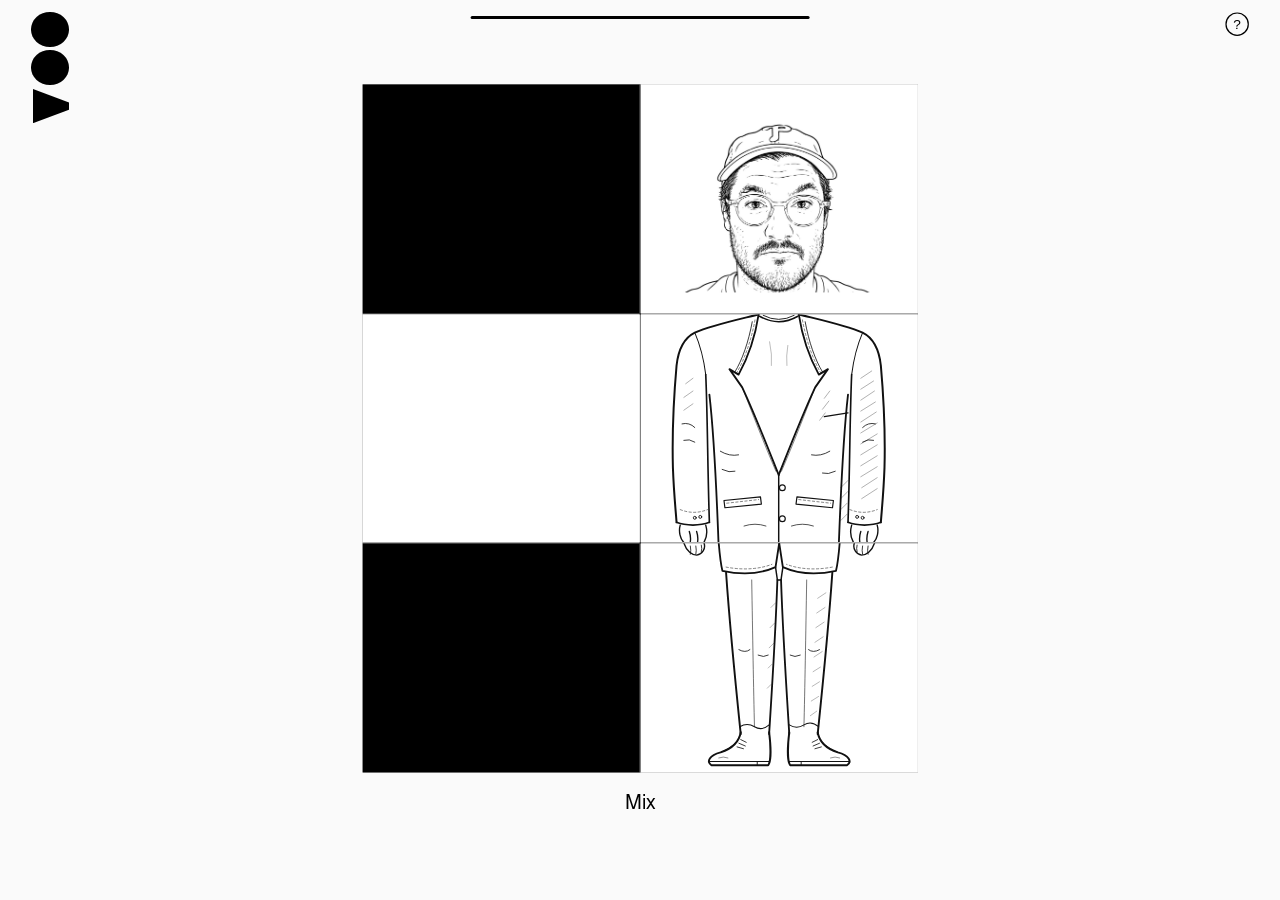
<file: about.html>
<!doctype html>
<html lang="en">
<head>
<meta charset="utf-8">
<meta http-equiv="refresh" content="0; url=index.html#about">
<title>About — Office Oficina</title>
<script>location.replace("index.html#about")</script>
</head>
<body><a href="index.html#about">Office Oficina — About</a></body>
</html>
</file>
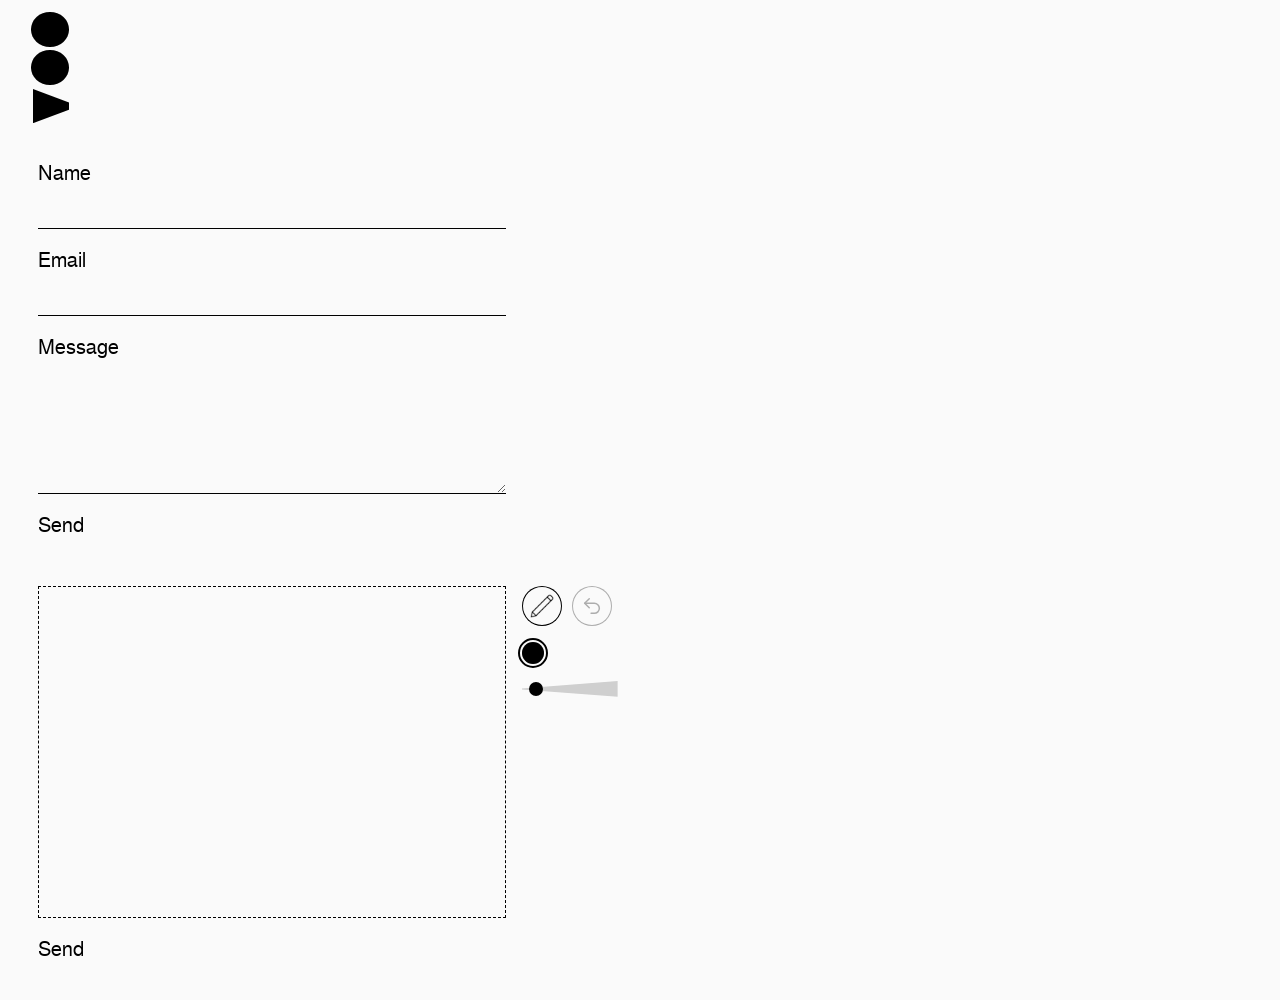
<file: contact.html>
<!doctype html>
<html lang="en">
<head>
<meta charset="utf-8">
<meta name="viewport" content="width=device-width, initial-scale=1">
<title>Contact — Office Oficina</title>
<link rel="stylesheet" href="style.css?v=58">
</head>
<body>
<div class="contact" style="padding-top:calc(var(--H)*.16)">
  <a class="logo logolink" href="index.html" aria-label="Office Oficina: back to the home page">
    <span class="m dot"></span><span class="m dot"></span>
    <span class="m tri"><svg viewBox="0 0 39 37" preserveAspectRatio="none" aria-hidden="true"><path d="M0 0L39 14.5V22.5L0 37Z"/></svg></span>
  </a>

  <!-- Messages and drawings are emailed to lucasjstrzelec@gmail.com through FormSubmit.
       To hide the address, replace it in the action below with the random code FormSubmit gives you after activation. -->
  <form id="mailForm" action="https://formsubmit.co/lucasjstrzelec@gmail.com" method="POST">
    <input type="hidden" name="_subject" value="New message from the Office Oficina website">
    <input type="hidden" name="_captcha" value="false">
    <input type="hidden" name="_template" value="box">
    <input type="text" name="_honey" value="" tabindex="-1" autocomplete="off" style="display:none">
    <div class="fields" id="fields">
      <label>Name <input name="name" required autocomplete="name"></label>
      <label>Email <input name="email" type="email" required autocomplete="email"></label>
      <label>Message <textarea name="message" required></textarea></label>
    </div>
    <div class="sendrow">
      <button type="submit" id="mailSend">Send</button>
      <span id="mailStatus" role="status"></span>
    </div>
  </form>

  <!-- drawing pad: same size as the message form, draw inside the dashed line -->
  <div class="padwrap">
    <div class="padtools" role="toolbar" aria-label="Drawing tools">
      <div class="padtop">
        <button class="padtool on" id="padTool" type="button" aria-pressed="true" aria-label="Pencil"><img src="pencil.png" alt=""></button>
        <button class="padundo" id="padUndo" type="button" aria-label="Go back (erase the last line)" title="Go back" disabled>
          <svg viewBox="0 0 24 24" fill="none" stroke="currentColor" stroke-width="1.6" stroke-linecap="round" stroke-linejoin="round" aria-hidden="true"><path d="M9 14L4 9l5-5"/><path d="M4 9h10.5a5.5 5.5 0 010 11H11"/></svg>
        </button>
      </div>
      <div class="padcolors" role="group" aria-label="Colours">
          <span class="wheelwrap"><button class="padsw wheelsw sel" type="button" data-c="#000000" style="--c:#000000" aria-label="Colour: open the colour wheel" aria-expanded="false"></button><span class="wheelpop" hidden><span class="wheelgrip" title="Drag to move"></span><span class="wheelarea"><canvas width="320" height="320" aria-label="Colour wheel: click or drag to pick a colour"></canvas><i class="wheelmark"></i></span><input class="wheelv" type="range" min="0" max="100" value="0" aria-label="Light to dark"></span></span>
      </div>
      <div class="padsize"><input id="padSize" type="range" min="1" max="24" value="3" aria-label="Thickness"></div>
    </div>
    <div class="pad" id="pad"><canvas id="padCanvas" aria-label="Drawing pad"></canvas></div>
  </div>
  <div class="padsend">
    <button type="button" id="padSend">Send</button>
    <span id="padStatus" role="status"></span>
  </div>
</div>

<script>
(function(){
  var mailForm=document.getElementById("mailForm"),ENDPOINT=mailForm.action;   // one address for the message and the drawings: the form's action
  var pad=document.getElementById("pad"),cv=document.getElementById("padCanvas"),ctx=cv.getContext("2d"),
      tool=document.getElementById("padTool"),fields=document.getElementById("fields"),
      send=document.getElementById("padSend"),status=document.getElementById("padStatus"),
      strokes=[],cur=null,on=true,color="#000000",size=3,                 // size = pencil thickness in px
      sizeEl=document.getElementById("padSize"),undo=document.getElementById("padUndo");

  function fit(){                                                        // pad = same size as the message form
    var h=fields.offsetHeight;if(h>60)pad.style.height=h+"px";
    var r=cv.getBoundingClientRect(),d=window.devicePixelRatio||1;
    cv.width=Math.max(1,Math.round(r.width*d));cv.height=Math.max(1,Math.round(r.height*d));redraw();
  }
  function strokePath(g,pts,w,h,lw){
    g.lineWidth=lw;g.lineCap="round";g.lineJoin="round";g.beginPath();
    var p=function(i){return[pts[i][0]*w,pts[i][1]*h]},a=p(0),i;
    if(pts.length===1){g.moveTo(a[0],a[1]);g.lineTo(a[0]+.01,a[1])}
    else{
      g.moveTo(a[0],a[1]);
      for(i=1;i<pts.length-1;i++){var b=p(i),c=p(i+1);g.quadraticCurveTo(b[0],b[1],(b[0]+c[0])/2,(b[1]+c[1])/2)}
      var e=p(pts.length-1);g.lineTo(e[0],e[1]);
    }
    g.stroke();
  }
  function redraw(){
    ctx.clearRect(0,0,cv.width,cv.height);
    var d=window.devicePixelRatio||1;strokes.forEach(function(s){ctx.strokeStyle=s.c;strokePath(ctx,s.p,cv.width,cv.height,s.w*d)});
  }
  function norm(e){var r=cv.getBoundingClientRect();return[Math.min(1,Math.max(0,(e.clientX-r.left)/r.width)),Math.min(1,Math.max(0,(e.clientY-r.top)/r.height))]}
  cv.addEventListener("pointerdown",function(e){
    if(!on)return;e.preventDefault();cv.setPointerCapture(e.pointerId);cur={p:[norm(e)],c:color,w:size};status.textContent="";
  });
  cv.addEventListener("pointermove",function(e){
    if(!cur)return;cur.p.push(norm(e));redraw();ctx.strokeStyle=cur.c;
    var d=window.devicePixelRatio||1;strokePath(ctx,cur.p,cv.width,cv.height,cur.w*d);
  });
  function up(){if(!cur)return;strokes.push(cur);cur=null;redraw();syncUndo()}
  function syncUndo(){undo.disabled=!strokes.length}
  undo.addEventListener("click",function(){strokes.pop();redraw();syncUndo();status.textContent=""});      // go back: erase the last line
  cv.addEventListener("pointerup",up);cv.addEventListener("pointercancel",up);

  tool.addEventListener("click",function(){                              // pencil on / off
    setOn(!on);
  });
  function setOn(v){on=v;tool.classList.toggle("on",on);tool.setAttribute("aria-pressed",on?"true":"false");pad.classList.toggle("off",!on);dotCursor()}

  function dotCursor(){                                                  // the cursor is a dot: pencil size, pencil colour
    if(!on){pad.style.cursor="";return}
    var d=Math.max(2,size),S=Math.ceil(d)+6,h=Math.round(S/2);
    function make(k){
      var c=document.createElement("canvas");c.width=c.height=S*k;var g=c.getContext("2d");g.scale(k,k);
      g.beginPath();g.arc(S/2,S/2,d/2,0,Math.PI*2);g.fillStyle=color;g.fill();
      g.lineWidth=1;g.strokeStyle="rgba(0,0,0,.5)";g.stroke();return c.toDataURL("image/png");
    }
    var u1=make(1),u2=make(2);
    pad.style.cursor="url("+u1+") "+h+" "+h+", crosshair";
    pad.style.cursor="-webkit-image-set(url("+u1+") 1x, url("+u2+") 2x) "+h+" "+h+", crosshair";   // sharper on retina; ignored where unsupported
  }
  [].forEach.call(document.querySelectorAll(".padsw"),function(b){
    b.addEventListener("click",function(){
      color=b.getAttribute("data-c");
      [].forEach.call(document.querySelectorAll(".padsw"),function(o){o.classList.toggle("sel",o===b)});
      setOn(true);
    });
  });
  sizeEl.addEventListener("input",function(){size=+sizeEl.value;setOn(true)});
  /* ---- colour: one dot; click it for the colour wheel (any colour), the strip under the wheel goes from dark to light ---- */
  (function(){
    var sw=document.querySelector(".wheelsw");if(!sw)return;
    var pop=sw.parentNode.querySelector(".wheelpop"),wc=pop.querySelector("canvas"),mk=pop.querySelector(".wheelmark"),vs=pop.querySelector(".wheelv"),
        g=wc.getContext("2d"),drawn=false,down=false,H=0,S=0,V=0;          // starts black
    function hsv(h,s,v){var i=Math.floor(h*6),f=h*6-i,p=v*(1-s),q=v*(1-f*s),t=v*(1-(1-f)*s),r,gg,b;
      switch(i%6){case 0:r=v;gg=t;b=p;break;case 1:r=q;gg=v;b=p;break;case 2:r=p;gg=v;b=t;break;case 3:r=p;gg=q;b=v;break;case 4:r=t;gg=p;b=v;break;default:r=v;gg=p;b=q}
      return[Math.round(r*255),Math.round(gg*255),Math.round(b*255)]}
    function hex(c){return"#"+c.map(function(v){return("0"+v.toString(16)).slice(-2)}).join("")}
    function draw(){                                        // white in the middle, full colour at the edge
      var W=wc.width,R=W/2,img=g.createImageData(W,W),d=img.data;
      for(var y=0;y<W;y++)for(var x=0;x<W;x++){var dx=x-R+.5,dy=y-R+.5,r=Math.sqrt(dx*dx+dy*dy),k=(y*W+x)*4;
        if(r>R){d[k+3]=0;continue}
        var c=hsv(((Math.atan2(-dy,dx)/(2*Math.PI))+1)%1,Math.min(1,r/R),1);d[k]=c[0];d[k+1]=c[1];d[k+2]=c[2];d[k+3]=r>R-1?Math.round(255*(R-r)):255}
      g.putImageData(img,0,0);drawn=true;
    }
    function apply(){
      var c=hex(hsv(H,S,V));sw.setAttribute("data-c",c);sw.style.setProperty("--c",c);color=c;
      vs.style.setProperty("--full",hex(hsv(H,S,1)));setOn(true);
    }
    function pick(e){
      var b=wc.getBoundingClientRect(),R=b.width/2,dx=e.clientX-b.left-R,dy=e.clientY-b.top-R,r=Math.min(R,Math.sqrt(dx*dx+dy*dy)),a=Math.atan2(-dy,dx);
      H=(a/(2*Math.PI)+1)%1;S=r/R;if(V<.05){V=1;vs.value=100}
      mk.style.left=(R+Math.cos(a)*r)+"px";mk.style.top=(R-Math.sin(a)*r)+"px";apply();
    }
    function open(v){pop.hidden=!v;sw.setAttribute("aria-expanded",v?"true":"false");if(v&&!drawn)draw()}
    sw.addEventListener("click",function(e){e.stopPropagation();open(pop.hidden)});
    wc.addEventListener("pointerdown",function(e){e.preventDefault();down=true;wc.setPointerCapture(e.pointerId);pick(e)});
    wc.addEventListener("pointermove",function(e){if(down)pick(e)});
    wc.addEventListener("pointerup",function(){down=false});
    vs.addEventListener("input",function(){V=+vs.value/100;apply()});
    pop.addEventListener("click",function(e){e.stopPropagation()});
    document.addEventListener("click",function(){if(!pop.hidden)open(false)});
    addEventListener("keydown",function(e){if(e.key==="Escape"&&!pop.hidden)open(false)});
    vs.style.setProperty("--full","#ffffff");
    /* move the wheel out of the way: drag it by its edge (the little bar on top or the white border); it stays where you leave it */
    var mv=null;
    pop.addEventListener("pointerdown",function(e){
      if(e.target.closest("canvas,input"))return;
      e.preventDefault();e.stopPropagation();var r=pop.getBoundingClientRect();
      pop.style.position="fixed";pop.style.left=r.left+"px";pop.style.top=r.top+"px";pop.style.right="auto";
      mv={dx:e.clientX-r.left,dy:e.clientY-r.top};pop.setPointerCapture(e.pointerId);pop.classList.add("moving");
    });
    pop.addEventListener("pointermove",function(e){
      if(!mv)return;var w=pop.offsetWidth,h=pop.offsetHeight;
      pop.style.left=Math.max(4,Math.min(innerWidth-w-4,e.clientX-mv.dx))+"px";
      pop.style.top=Math.max(4,Math.min(innerHeight-h-4,e.clientY-mv.dy))+"px";
    });
    function mvEnd(){mv=null;pop.classList.remove("moving")}
    pop.addEventListener("pointerup",mvEnd);pop.addEventListener("pointercancel",mvEnd);
  })();


  function picture(cb){
    var W=1200,H=Math.round(W*cv.height/cv.width),c=document.createElement("canvas");c.width=W;c.height=H;
    var g=c.getContext("2d");g.fillStyle="#fff";g.fillRect(0,0,W,H);
    strokes.forEach(function(s){g.strokeStyle=s.c;strokePath(g,s.p,W,H,s.w*W/cv.getBoundingClientRect().width)});
    c.toBlob(cb,"image/png");
  }
  send.addEventListener("click",function(){
    if(!strokes.length){status.textContent="draw something first";return}
    send.disabled=true;status.textContent="sending…";
    picture(function(blob){
      var fd=new FormData();
      fd.append("attachment",blob,"drawing.png");
      fd.append("_subject","New drawing from the Office Oficina contact page");
      fd.append("_captcha","false");fd.append("_template","box");fd.append("_honey","");
      fd.append("message","Someone sent a drawing from the contact page. The picture is attached.");
      fetch(ENDPOINT,{method:"POST",body:fd,mode:"no-cors"}).then(function(){
        strokes=[];redraw();syncUndo();status.textContent="sent, thank you";
      }).catch(function(){status.textContent="couldn't send, please try again"}).then(function(){send.disabled=false});
    });
  });

  dotCursor();fit();addEventListener("resize",fit);
  if(window.ResizeObserver)new ResizeObserver(fit).observe(fields);
  if(document.fonts&&document.fonts.ready)document.fonts.ready.then(fit);

  /* ---- the message form: sends in the background, shows "sent" here ---- */
  var mailSend=document.getElementById("mailSend"),mailStatus=document.getElementById("mailStatus"),nativeSend=false;
  mailForm.addEventListener("submit",function(e){
    if(nativeSend)return;                                            // fallback: let the browser send it the normal way
    e.preventDefault();mailSend.disabled=true;mailStatus.textContent="sending…";
    fetch(mailForm.action.replace("formsubmit.co/","formsubmit.co/ajax/"),{method:"POST",body:new FormData(mailForm),headers:{Accept:"application/json"}})
      .then(function(r){return r.json()})
      .then(function(j){
        if(String(j.success)==="true"){mailForm.reset();mailStatus.textContent="sent, thank you"}
        else{nativeSend=true;mailForm.submit()}                      // e.g. first time: FormSubmit's own page explains the activation
      })
      .catch(function(){nativeSend=true;mailForm.submit()})
      .then(function(){mailSend.disabled=false});
  });
})();
</script>
<script>
/* the logo: drag any of the three shapes around; a click (without dragging) takes you home */
(function(){
  var link=document.querySelector(".logolink");if(!link)return;
  link.addEventListener("click",function(e){e.preventDefault()});
  [].forEach.call(link.querySelectorAll(".m"),function(m){
    var x=0,y=0,d=null;
    m.addEventListener("pointerdown",function(e){e.preventDefault();d={px:e.clientX,py:e.clientY,x:x,y:y,moved:false};m.setPointerCapture(e.pointerId);m.classList.add("dragging")});
    m.addEventListener("pointermove",function(e){
      if(!d)return;if(!d.moved){if(Math.hypot(e.clientX-d.px,e.clientY-d.py)<5)return;d.moved=true}
      var ox=x,oy=y;x=d.x+e.clientX-d.px;y=d.y+e.clientY-d.py;m.style.transform="translate("+x+"px,"+y+"px)";
      var r=m.getBoundingClientRect();if(r.right<12||r.left>innerWidth-12||r.bottom<12||r.top>innerHeight-12){x=ox;y=oy;m.style.transform="translate("+x+"px,"+y+"px)"}
    });
    function up(){var was=d;d=null;m.classList.remove("dragging");if(was&&!was.moved)location.href=link.getAttribute("href")}
    m.addEventListener("pointerup",up);m.addEventListener("pointercancel",function(){d=null;m.classList.remove("dragging")});
  });
  link.addEventListener("keydown",function(e){if(e.key==="Enter")location.href=link.getAttribute("href")});
})();
</script>
</body>
</html>
</file>
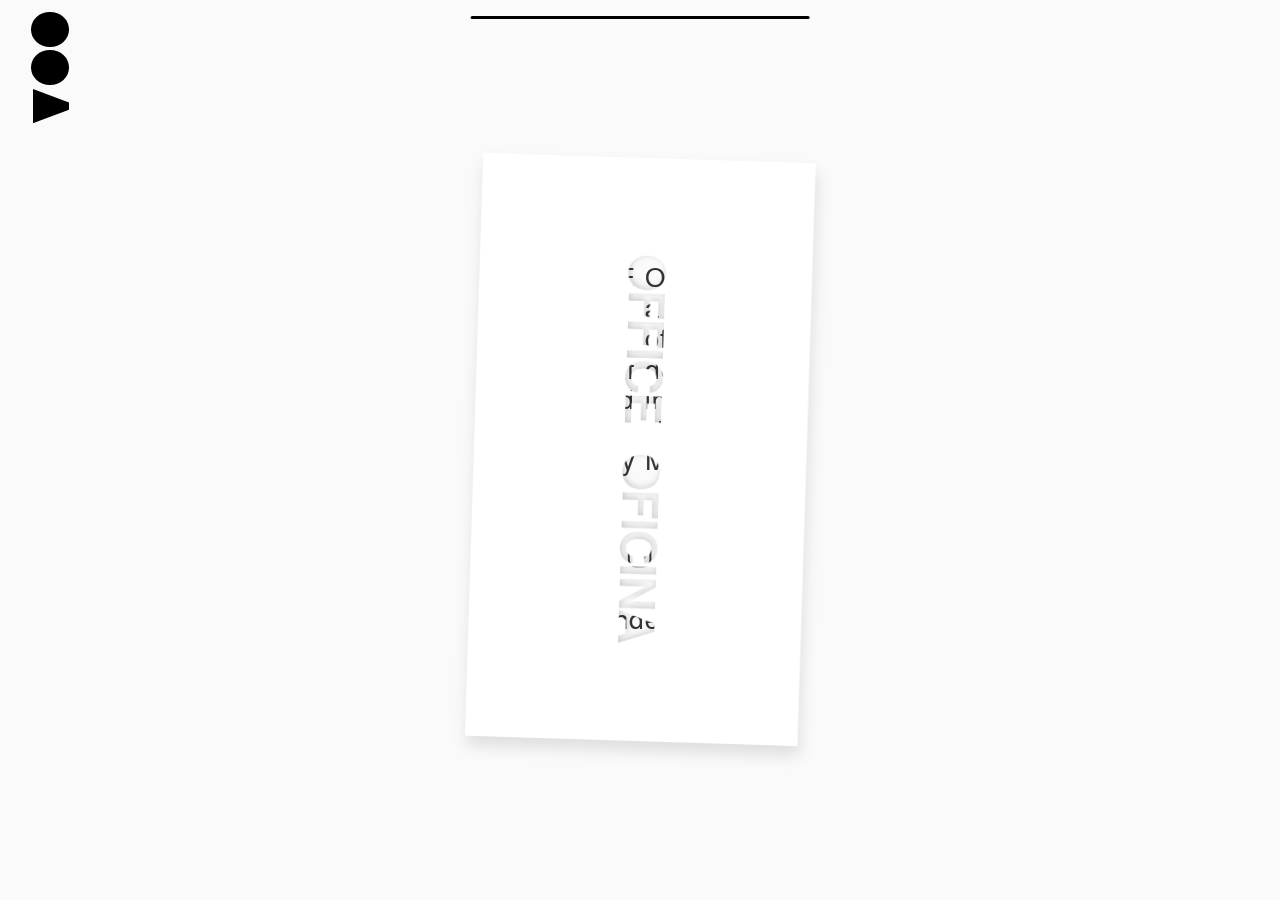
<file: index_2.html>
<!doctype html>
<html lang="en">
<head>
<meta charset="utf-8">
<meta name="viewport" content="width=device-width, initial-scale=1">
<title>Office Oficina</title>
<meta name="description" content="OFFICE COLLABORATIVE is a COLLABORATIVE OFFICE of architecture.">
<meta property="og:title" content="Office Oficina">
<meta property="og:description" content="OFFICE COLLABORATIVE is a COLLABORATIVE OFFICE of architecture.">
<meta property="og:type" content="website">
<meta property="og:url" content="https://officeoficina.com">
<link rel="stylesheet" href="style.css?v=51">
</head>
<body>
<main class="stage">
  <!-- the words live on the page; every word can be dragged. The card sits on top and covers them. -->
  <div class="scroller" id="scroller">
  <div class="under">
    <span class="w l"><span class="lt o" data-p="0">O<svg viewBox="0 0 784 1180" aria-hidden="true"><path d="M744 537Q744 699 648 806Q552 913 392 913Q234 913 137 807.5Q40 702 40 531Q40 360 137 254.5Q234 149 391 149Q551 149 647.5 255Q744 361 744 537Z"/></svg></span>FFICE</span><span class="w r"><span class="lt o" data-p="1">O<svg viewBox="0 0 784 1180" aria-hidden="true"><path d="M744 537Q744 699 648 806Q552 913 392 913Q234 913 137 807.5Q40 702 40 531Q40 360 137 254.5Q234 149 391 149Q551 149 647.5 255Q744 361 744 537Z"/></svg></span>FICIN<span class="lt a" data-p="2">A<svg viewBox="0 0 666 1180" aria-hidden="true"><path d="M-12.8 890L258.2 161L407.8 161L678.8 890Z"/></svg></span></span>
    <span class="w l">is</span><span class="w r">a</span>
    <span class="w l">collaborative</span><span class="w r">office</span>
    <span class="w l">of</span><span class="w r">design</span>
    <span class="w l">based</span><span class="w r">in</span>
    <span class="w l">Austin</span><span class="w r">USA</span>
    <span class="w l">Mexico City</span><span class="w r">Mexico</span>
    <span class="icrow">
      <a class="ic mailic" href="contact.html" role="button" aria-label="Write to us" aria-controls="mailbox" aria-expanded="false">
        <svg viewBox="0 0 26 20" fill="none" stroke="currentColor" stroke-width="1.2" stroke-linejoin="round"><rect x="1" y="1" width="24" height="18"/><path d="M1 1l12 10L25 1M1 19l9-9M25 19l-9-9"/></svg>
      </a>
      <a class="ic" href="https://www.instagram.com/officeoficina/" rel="noopener" aria-label="Instagram">
        <svg viewBox="0 0 24 24" fill="none" stroke="currentColor" stroke-width="1.8"><rect x="2" y="2" width="20" height="20" rx="6"/><circle cx="12" cy="12" r="4.6"/><circle cx="17.6" cy="6.4" r="1" fill="currentColor" stroke="none"/></svg>
      </a>
      <a class="ic nm qa" href="#about" role="button" aria-label="About us" aria-controls="about">
        <svg viewBox="0 0 24 24" fill="none"><circle cx="12" cy="12" r="11" stroke="currentColor" stroke-width="1.2"/><text x="12" y="16.6" text-anchor="middle" font-family="Arial, Helvetica, sans-serif" font-size="13.5" fill="currentColor">?</text></svg>
      </a>
    </span>
    <span class="w nm ix" tabindex="0" role="button" aria-label="Index" aria-controls="index" aria-expanded="false">index</span>
  </div>

  <!-- index: opened by "index". The icons go, the words stay until you scroll; then only the text scrolls up and away,
       the title line (text, building, furniture, text) locks at the top, and the projects scroll forever underneath.
       The projects themselves are listed in the script near the bottom of this file (look for BUILDINGS and FURNITURE). -->
  <section class="index" id="index" aria-label="Index">
    <div class="ixhead" aria-hidden="true"><span>Text</span><span>Building</span><span>Furniture</span><span>Text</span></div>
    <div class="ixcols" id="ixcols"><div class="ixc"></div><div class="ixc"></div><div class="ixc"></div><div class="ixc"></div></div>
  </section>
  </div>
  <div class="sbar" aria-hidden="true"></div>

  <!-- write to us: opened by the mail icon. The message takes the OFFICE side, the drawing pad the OFICINA side. -->
  <div class="mailbox" id="mailbox" aria-hidden="true">
    <div class="contact mailL">
    <!-- Messages and drawings are emailed to lucasjstrzelec@gmail.com through FormSubmit.
         To hide the address, replace it in the action below with the random code FormSubmit gives you after activation. -->
    <form id="mailForm" action="https://formsubmit.co/lucasjstrzelec@gmail.com" method="POST">
      <input type="hidden" name="_subject" value="New message from the Office Oficina website">
      <input type="hidden" name="_captcha" value="false">
      <input type="hidden" name="_template" value="box">
      <input type="text" name="_honey" value="" tabindex="-1" autocomplete="off" style="display:none">
      <div class="fields" id="fields">
        <label>Name <input name="name" required autocomplete="name"></label>
        <label>Email <input name="email" type="email" required autocomplete="email"></label>
        <label>Message <textarea name="message" required></textarea></label>
      </div>
      <div class="sendrow">
        <button type="submit" id="mailSend">Send</button>
        <span id="mailStatus" role="status"></span>
      </div>
    </form>
    </div>
    <div class="contact mailR">
    <!-- drawing pad: same size as the message form, draw inside the dashed line -->
    <div class="padwrap">
      <div class="padtools" role="toolbar" aria-label="Drawing tools">
        <div class="padtop">
          <button class="padtool on" id="padTool" type="button" aria-pressed="true" aria-label="Pencil"><img src="pencil.png" alt=""></button>
          <button class="padundo" id="padUndo" type="button" aria-label="Go back (erase the last line)" title="Go back" disabled>
            <svg viewBox="0 0 24 24" fill="none" stroke="currentColor" stroke-width="1.6" stroke-linecap="round" stroke-linejoin="round" aria-hidden="true"><path d="M9 14L4 9l5-5"/><path d="M4 9h10.5a5.5 5.5 0 010 11H11"/></svg>
          </button>
        </div>
        <div class="padcolors" role="group" aria-label="Colours">
          <span class="wheelwrap"><button class="padsw wheelsw sel" type="button" data-c="#000000" style="--c:#000000" aria-label="Colour: open the colour wheel" aria-expanded="false"></button><span class="wheelpop" hidden><span class="wheelgrip" title="Drag to move"></span><span class="wheelarea"><canvas width="320" height="320" aria-label="Colour wheel: click or drag to pick a colour"></canvas><i class="wheelmark"></i></span><input class="wheelv" type="range" min="0" max="100" value="0" aria-label="Light to dark"></span></span>
        </div>
        <div class="padsize"><input id="padSize" type="range" min="1" max="24" value="3" aria-label="Thickness"></div>
      </div>
      <div class="pad" id="pad"><canvas id="padCanvas" aria-label="Drawing pad"></canvas></div>
    </div>
    <div class="padsend">
      <button type="button" id="padSend">Send</button>
      <span id="padStatus" role="status"></span>
    </div>
    </div>
  </div>

  <!-- about: the flip book opens here, in place of the text; the card and the logo stay -->
  <div class="aboutbook" id="about" aria-hidden="true">
    <div class="spread" id="spread"></div>
    <div class="bookctl">
      <button type="button" id="mix">Mix</button>
      <button type="button" class="x" id="closeAbout" aria-label="Close">&times;</button>
    </div>
  </div>

  <!-- the slit, top centre: drop the card into it and it slips away; click it to get the card back -->
  <button class="slit" id="slit" type="button" aria-label="Card slot: drop the card here"></button>

  <div class="logo" aria-label="Office Oficina logo: click to go back to the start, or drag the shapes into the card">
    <span class="m dot"></span><span class="m dot"></span>
    <span class="m tri"><svg viewBox="0 0 39 37" preserveAspectRatio="none" aria-hidden="true"><path d="M0 0L39 14.5V22.5L0 37Z"/></svg></span>
  </div>

  <div class="card" id="card" tabindex="0" role="group" aria-label="Business card. Drag it, or use the arrow keys, to move it and reveal the text underneath. Fit the three logo shapes into its letters to unlock it.">
    <svg viewBox="0 0 525 920" xmlns="http://www.w3.org/2000/svg" aria-hidden="true">
      <defs>
        <!-- the cut-out letters (solid O, Helvetica-style bold) -->
        <g id="letters" transform="translate(265 460) rotate(90)">
          <path d="M-278.7 -29.37Q-266.38 -29.37 -258.81 -21.06Q-251.24 -12.75 -251.24 0.82Q-251.24 13.46 -258.69 21.84Q-266.14 30.23 -278.62 30.23Q-291.02 30.23 -298.51 21.88Q-306 13.53 -306 0.43Q-306 -12.68 -298.47 -21.02Q-290.95 -29.37 -278.7 -29.37Z M-234.48 3.94V28.43H-246.18V-28.43H-206.25V-18.68H-234.48V-5.81H-209.6V3.94Z M-189.49 3.94V28.43H-201.19V-28.43H-161.25V-18.68H-189.49V-5.81H-164.61V3.94Z M-144.49 -28.43V28.43H-156.19V-28.43Z M-100.82 -9.16Q-103.01 -19.38 -112.99 -19.38Q-119.93 -19.38 -123.83 -14.08Q-127.73 -8.78 -127.73 0.66Q-127.73 9.95 -123.95 15.17Q-120.17 20.4 -113.38 20.4Q-107.92 20.4 -104.64 17.43Q-101.37 14.47 -100.82 9.01H-89.43Q-89.98 18.76 -96.53 24.49Q-103.08 30.23 -113.69 30.23Q-125.55 30.23 -132.49 22.23Q-139.43 14.24 -139.43 0.51Q-139.43 -13.3 -132.41 -21.33Q-125.39 -29.37 -113.38 -29.37Q-103.32 -29.37 -96.88 -23.98Q-90.45 -18.6 -89.67 -9.16Z M-72.67 3.94V18.68H-41.86V28.43H-84.37V-28.43H-43.27V-18.68H-72.67V-5.81H-45.45V3.94Z"/>
          <path d="M35.44 -29.37Q47.76 -29.37 55.33 -21.06Q62.89 -12.75 62.89 0.82Q62.89 13.46 55.44 21.84Q47.99 30.23 35.51 30.23Q23.11 30.23 15.62 21.88Q8.14 13.53 8.14 0.43Q8.14 -12.68 15.66 -21.02Q23.19 -29.37 35.44 -29.37Z M79.65 3.94V28.43H67.95V-28.43H107.89V-18.68H79.65V-5.81H104.53V3.94Z M124.65 -28.43V28.43H112.95V-28.43Z M168.32 -9.16Q166.13 -19.38 156.15 -19.38Q149.21 -19.38 145.31 -14.08Q141.41 -8.78 141.41 0.66Q141.41 9.95 145.19 15.17Q148.97 20.4 155.76 20.4Q161.22 20.4 164.5 17.43Q167.77 14.47 168.32 9.01H179.71Q179.16 18.76 172.61 24.49Q166.06 30.23 155.45 30.23Q143.59 30.23 136.65 22.23Q129.71 14.24 129.71 0.51Q129.71 -13.3 136.73 -21.33Q143.75 -29.37 155.76 -29.37Q165.82 -29.37 172.26 -23.98Q178.69 -18.6 179.47 -9.16Z M196.47 -28.43V28.43H184.77V-28.43Z M239.2 28.43 216.35 -10.88V28.43H204.65V-28.43H216.66L239.2 10.26V-28.43H250.9V28.43Z M290.67 16.97H269.38L265.55 28.43H253.62L273.82 -28.43H286.77L306.43 28.43H294.41Z"/>
        </g>
        <mask id="cut"><rect width="525" height="920" fill="#fff"/><use href="#letters" fill="#000"/></mask>
        <mask id="cutWide" maskUnits="userSpaceOnUse" x="-120" y="-120" width="765" height="1160"><rect x="-120" y="-120" width="765" height="1160" fill="#fff"/><use href="#letters" fill="#000"/></mask>
        <mask id="holes"><rect width="525" height="920" fill="#000"/><use href="#letters" fill="#fff"/></mask>
        <filter id="lift" x="-30%" y="-30%" width="160%" height="160%"><feGaussianBlur stdDeviation="12"/></filter>
        <filter id="emboss" x="-20%" y="-20%" width="140%" height="140%"><feDropShadow dx="2" dy="-3" stdDeviation="5" flood-color="#000" flood-opacity=".2"/></filter>
      </defs>
      <!-- soft, faint shadow: the card looks lifted off the page (kept out of the letters) -->
      <g mask="url(#cutWide)"><rect id="shadowRect" width="525" height="920" fill="#000" fill-opacity=".11" filter="url(#lift)" transform="translate(3 15)"/></g>
      <!-- gentle inner shading of the letters -->
      <g mask="url(#holes)"><g filter="url(#emboss)"><rect width="525" height="920" fill="#fff" mask="url(#cut)"/></g></g>
      <!-- the card -->
      <rect width="525" height="920" fill="#fff" mask="url(#cut)"/>
    </svg>
    <svg class="plugs" viewBox="0 0 525 920" xmlns="http://www.w3.org/2000/svg" aria-hidden="true">
    <defs>
      <filter id="hsoftO" x="-20%" y="-20%" width="140%" height="140%"><feGaussianBlur stdDeviation="6"/></filter>
      <filter id="hsoftA" x="-20%" y="-20%" width="140%" height="140%"><feGaussianBlur stdDeviation="2.2"/></filter>
      <clipPath id="hc0"><path d="M-278.7 -29.37Q-266.38 -29.37 -258.81 -21.06Q-251.24 -12.75 -251.24 0.82Q-251.24 13.46 -258.69 21.84Q-266.14 30.23 -278.62 30.23Q-291.02 30.23 -298.51 21.88Q-306 13.53 -306 0.43Q-306 -12.68 -298.47 -21.02Q-290.95 -29.37 -278.7 -29.37Z"/></clipPath>
      <clipPath id="hc1"><path d="M35.44 -29.37Q47.76 -29.37 55.33 -21.06Q62.89 -12.75 62.89 0.82Q62.89 13.46 55.44 21.84Q47.99 30.23 35.51 30.23Q23.11 30.23 15.62 21.88Q8.14 13.53 8.14 0.43Q8.14 -12.68 15.66 -21.02Q23.19 -29.37 35.44 -29.37Z"/></clipPath>
      <clipPath id="hc2"><path d="M290.67 16.97H269.38L265.55 28.43H253.62L273.82 -28.43H286.77L306.43 28.43H294.41Z"/></clipPath>
    </defs>
      <g class="hlg" transform="translate(265 460) rotate(90)">
        <path class="hl" data-k="o" filter="url(#hsoftO)" clip-path="url(#hc0)" d="M-278.7 -29.37Q-266.38 -29.37 -258.81 -21.06Q-251.24 -12.75 -251.24 0.82Q-251.24 13.46 -258.69 21.84Q-266.14 30.23 -278.62 30.23Q-291.02 30.23 -298.51 21.88Q-306 13.53 -306 0.43Q-306 -12.68 -298.47 -21.02Q-290.95 -29.37 -278.7 -29.37Z"/>
        <path class="hl" data-k="o" filter="url(#hsoftO)" clip-path="url(#hc1)" d="M35.44 -29.37Q47.76 -29.37 55.33 -21.06Q62.89 -12.75 62.89 0.82Q62.89 13.46 55.44 21.84Q47.99 30.23 35.51 30.23Q23.11 30.23 15.62 21.88Q8.14 13.53 8.14 0.43Q8.14 -12.68 15.66 -21.02Q23.19 -29.37 35.44 -29.37Z"/>
        <path class="hl" data-k="a" filter="url(#hsoftA)" clip-path="url(#hc2)" d="M290.67 16.97H269.38L265.55 28.43H253.62L273.82 -28.43H286.77L306.43 28.43H294.41Z"/>
      </g>
      <g transform="translate(265 460) rotate(90)" fill="#000">
        <path class="plug" data-k="o" d="M-278.7 -29.37Q-266.38 -29.37 -258.81 -21.06Q-251.24 -12.75 -251.24 0.82Q-251.24 13.46 -258.69 21.84Q-266.14 30.23 -278.62 30.23Q-291.02 30.23 -298.51 21.88Q-306 13.53 -306 0.43Q-306 -12.68 -298.47 -21.02Q-290.95 -29.37 -278.7 -29.37Z"/>
        <path class="plug" data-k="o" d="M35.44 -29.37Q47.76 -29.37 55.33 -21.06Q62.89 -12.75 62.89 0.82Q62.89 13.46 55.44 21.84Q47.99 30.23 35.51 30.23Q23.11 30.23 15.62 21.88Q8.14 13.53 8.14 0.43Q8.14 -12.68 15.66 -21.02Q23.19 -29.37 35.44 -29.37Z"/>
        <path class="plug" data-k="a" d="M253.05 28.43L274.19 -28.43L285.86 -28.43L307 28.43Z"/>
      </g>
    </svg>
    <button class="rot" id="rot" type="button" aria-label="Rotate the card" tabindex="-1">
      <svg viewBox="0 0 24 24" fill="none" stroke="currentColor" stroke-width="1.8" stroke-linecap="round" stroke-linejoin="round" aria-hidden="true"><polyline points="23 4 23 10 17 10"/><path d="M20.49 15a9 9 0 1 1-2.12-9.36L23 10"/></svg>
    </button>
    <!-- once the card is unlocked: flip it over; on the back, the record -->
    <button class="flipb" id="flipF" type="button" aria-label="Flip the card over" tabindex="-1"><svg viewBox="0 0 24 24" fill="none" stroke="currentColor" stroke-width="1.8" stroke-linecap="round" stroke-linejoin="round" aria-hidden="true"><path d="M12 3v18"/><path d="M8 7L3 12l5 5z"/><path d="M16 7l5 5-5 5z"/></svg></button>
    <div class="cback" aria-hidden="true">
      <!-- the back of the card: the same cut-out letters seen from behind (mirrored), the logo shapes still in them -->
      <svg class="backsvg" viewBox="0 0 525 920" aria-hidden="true">
        <g transform="matrix(-1 0 0 1 525 0)">
          <rect width="525" height="920" fill="#fff" mask="url(#cut)"/>
          <g transform="translate(265 460) rotate(90)" fill="#000"><path d="M-278.7 -29.37Q-266.38 -29.37 -258.81 -21.06Q-251.24 -12.75 -251.24 0.82Q-251.24 13.46 -258.69 21.84Q-266.14 30.23 -278.62 30.23Q-291.02 30.23 -298.51 21.88Q-306 13.53 -306 0.43Q-306 -12.68 -298.47 -21.02Q-290.95 -29.37 -278.7 -29.37Z"/><path d="M35.44 -29.37Q47.76 -29.37 55.33 -21.06Q62.89 -12.75 62.89 0.82Q62.89 13.46 55.44 21.84Q47.99 30.23 35.51 30.23Q23.11 30.23 15.62 21.88Q8.14 13.53 8.14 0.43Q8.14 -12.68 15.66 -21.02Q23.19 -29.37 35.44 -29.37Z"/><path d="M253.05 28.43L274.19 -28.43L285.86 -28.43L307 28.43Z"/></g>
        </g>
      </svg>
      <a class="door" id="listen" href="work.html" tabindex="-1" aria-label="Enter"><span class="leaf"><i></i></span></a>
    </div>
  </div>
</main>
<script>
(function(){
  /* ---- the card ---- */
  var card=document.getElementById("card"),flip=0,x=0,y=0,tilt=1.8,rot=0,drag=null,sx=0,sy=0,sr=0,unlocked=false;
  function apply(){
    var lx=innerWidth/2,ly=innerHeight/2;
    x=Math.max(-lx,Math.min(lx,x)); y=Math.max(-ly,Math.min(ly,y));
    card.style.transform="perspective(1600px) translate("+(x+sx)+"px,"+(y+sy)+"px) rotate("+(tilt+rot+sr)+"deg) rotateY("+flip+"deg)";
    light();
  }
  apply();
  card.addEventListener("pointerdown",function(e){
    e.preventDefault(); card.focus({preventScroll:true});
    drag={px:e.clientX,py:e.clientY,x:x,y:y,moved:false};
    card.setPointerCapture(e.pointerId); card.classList.add("dragging");
  });
  card.addEventListener("pointermove",function(e){
    if(!drag) return;
    if(!drag.moved){ if(Math.hypot(e.clientX-drag.px,e.clientY-drag.py)<5) return; drag.moved=true; }   // a click never nudges the card
    x=drag.x+(e.clientX-drag.px); y=drag.y+(e.clientY-drag.py);
    apply();
  });
  function end(){ var was=drag; drag=null; card.classList.remove("dragging");
    if(was&&was.moved&&nearSlit()){post();return}
  }
  card.addEventListener("pointerup",end);
  card.addEventListener("pointercancel",end);
  card.addEventListener("keydown",function(e){
    var s=e.shiftKey?60:20,k=e.key;
    if(k==="ArrowLeft")x-=s; else if(k==="ArrowRight")x+=s;
    else if(k==="ArrowUp")y-=s; else if(k==="ArrowDown")y+=s; else return;
    e.preventDefault(); apply();
  });
  addEventListener("resize",apply);

  /* ---- the slit (top centre, as wide as the card): drop the card on it and it slips in and disappears; click the slit and it comes back out ---- */
  var slit=document.getElementById("slit"),posted=false,busyS=false;
  function nearSlit(){                                    // is the card over, or close to, the slit? (generous, so it is easy to post)
    var c=card.getBoundingClientRect(),s=slit.getBoundingClientRect(),pad=40;
    return c.left<s.right+pad&&c.right>s.left-pad&&c.top<s.bottom+pad&&c.bottom>s.top-pad;
  }
  function restC(){var t=card.style.transform;card.style.transform="none";var r=card.getBoundingClientRect();card.style.transform=t;return{x:r.left+r.width/2,y:r.top+r.height/2}}
  function slitPlan(){                                    // where the card lines up under the slit, shrunk to fit through it
    var b=restC(),s=slit.getBoundingClientRect(),cw=card.offsetWidth,ch=card.offsetHeight,sc=Math.min(1,s.width/cw);
    return{sc:sc,ch:ch,x:s.left+s.width/2-b.x,y:s.top+s.height/2+ch*sc/2-b.y};
  }
  function put(t,cut){card.style.transform="translate("+t.x+"px,"+t.y+"px) rotate("+t.r+"deg) scale("+t.s+")";card.style.clipPath=cut>0?"inset("+cut+"px 0 0 0)":""}
  function mix(a,b,e){return{x:a.x+(b.x-a.x)*e,y:a.y+(b.y-a.y)*e,r:a.r+(b.r-a.r)*e,s:a.s+(b.s-a.s)*e}}
  function io(p){return p<.5?4*p*p*p:1-Math.pow(-2*p+2,3)/2}
  function post(){
    if(busyS||posted)return;busyS=true;posted=true;if(flip){flip=0;card.classList.remove("flipped")}
    var P=slitPlan(),a0={x:x+sx,y:y+sy,r:tilt+rot+sr,s:1},a1={x:P.x,y:P.y,r:0,s:P.sc};
    tween(420,function(p){put(mix(a0,a1,io(p)),0)},function(){
      tween(520,function(p){var up=P.ch*P.sc*p*p;put({x:a1.x,y:a1.y-up,r:0,s:P.sc},up/P.sc)},function(){
        card.style.visibility="hidden";busyS=false;
        slit.setAttribute("aria-label","Card slot: get the card back");
      });
    });
  }
  function retrieve(){
    if(busyS||!posted)return;busyS=true;
    x=0;y=0;var P=slitPlan(),a1={x:P.x,y:P.y,r:0,s:P.sc},a2={x:0,y:0,r:tilt+rot,s:1};
    put({x:a1.x,y:a1.y-P.ch*P.sc,r:0,s:P.sc},P.ch);card.style.visibility="";
    tween(520,function(p){var q=1-p,up=P.ch*P.sc*q*q;put({x:a1.x,y:a1.y-up,r:0,s:P.sc},up/P.sc)},function(){
      
      tween(480,function(p){put(mix(a1,a2,io(p)),0)},function(){
        card.style.clipPath="";posted=false;busyS=false;apply();
        slit.setAttribute("aria-label","Card slot: drop the card here");
      });
    });
  }
  slit.addEventListener("click",function(){if(posted)retrieve();else post()});

  /* ---- every word ---- */
  var top=1;
  Array.prototype.forEach.call(document.querySelectorAll(".w,.m"),function(w){
    var wx=0,wy=0,d=null;
    w.addEventListener("pointerdown",function(e){
      e.preventDefault(); if(w.classList.contains("m")) hintOn(w,e.pointerType);
      d={px:e.clientX,py:e.clientY,x:wx,y:wy,moved:false};
      w.setPointerCapture(e.pointerId); w.classList.add("dragging"); w.style.zIndex=++top;
    });
    w.addEventListener("pointermove",function(e){
      if(!d) return;
      if(!d.moved){ if(Math.hypot(e.clientX-d.px,e.clientY-d.py)<5) return; d.moved=true; }   // a click never nudges the word
      var ox=wx,oy=wy;
      wx=d.x+(e.clientX-d.px); wy=d.y+(e.clientY-d.py);
      w.style.transform="translate("+wx+"px,"+wy+"px)";
      var r=w.getBoundingClientRect();           // keep the word on screen
      if(r.right<16||r.left>innerWidth-16||r.bottom<16||r.top>innerHeight-16){
        wx=ox; wy=oy; w.style.transform="translate("+wx+"px,"+wy+"px)";
      }
    });
    function up(){ var was=d; d=null; w.classList.remove("dragging"); if(was&&w.classList.contains("m")){ if(!was.moved){hintRelease();goHome();return} dropCheck(w); hintRelease(); }
      if(was&&!was.moved&&w.classList.contains("nm")) act(w); }   // click "index": the index
    w.addEventListener("pointerup",up);
    w.addEventListener("pointercancel",up);
  });

  /* ==================================================================
     THE INDEX
     Four columns, each scrolling on its own: the buildings' texts (far left), the buildings, the furniture, and the
     furniture's texts (far right). Add, remove or reorder entries here; leave "link" as "#" until the project has its own page.
     ================================================================== */
  var BUILDINGS = [
    {title:"Dublin Housing", meta:"Dublin, Ireland", link:"#",
     images:["projects/dublin/1.jpg","projects/dublin/2.jpg","projects/dublin/3.jpg","projects/dublin/4.jpg"],
     text:"Dublin has been particularly affected by the global housing crisis that has seen city centers become unaffordable for residents, social housing neglected, and a huge rise in homelessness. Currently, there are 30,000 people on the waiting list for social housing in Dublin. For the most part, solutions for affordable housing have involved large scale relocation of people to peripheral urban areas. This project questions the current actions of the government, which have largely been the demolition of the present urban fabric; a plan of tabula rasa, while pushing and pricing people out of their own neighborhoods. I have identified nearly 12 acres of government held, misused property. These properties are typically unique and complex interstitial pockets that have resulted from different generations of urban development, which introduce new challenges and make them more easily dismissed, often sold as a smaller part of a demolition plan for redevelopment. If used differently, these potential sites in this area could accommodate 1,500 units, which by percentage of area and population, is more than adequate to respond to the current need. This plan works as an organizing system that gives the individual agency in their own living space. The system allows for multiple uses and variations. It utilizes a central core that houses all utilities and can be occupied in whatever way suits the occupants. It allows flexibility and relates to the existing context and urban fabric. It gives spaces to the communal and back to the neighborhood when opportune."},
    {title:"Building title 02", meta:"City, year", link:"#", text:"Text about this building. Two or three sentences on what it is, where it is, who it is for and what makes it particular."},
    {title:"Building title 03", meta:"City, year", link:"#", text:"Text about this building. Two or three sentences on what it is, where it is, who it is for and what makes it particular."},
    {title:"Building title 04", meta:"City, year", link:"#", text:"Text about this building. Two or three sentences on what it is, where it is, who it is for and what makes it particular."},
    {title:"Building title 05", meta:"City, year", link:"#", text:"Text about this building. Two or three sentences on what it is, where it is, who it is for and what makes it particular."},
    {title:"Building title 06", meta:"City, year", link:"#", text:"Text about this building. Two or three sentences on what it is, where it is, who it is for and what makes it particular."}
  ];
  var FURNITURE = [
    {title:"Furniture title 01", meta:"Material, year", link:"#", text:"Text about this piece. Two or three sentences on what it is, what it is made of and how it came about."},
    {title:"Furniture title 02", meta:"Material, year", link:"#", text:"Text about this piece. Two or three sentences on what it is, what it is made of and how it came about."},
    {title:"Furniture title 03", meta:"Material, year", link:"#", text:"Text about this piece. Two or three sentences on what it is, what it is made of and how it came about."},
    {title:"Furniture title 04", meta:"Material, year", link:"#", text:"Text about this piece. Two or three sentences on what it is, what it is made of and how it came about."},
    {title:"Furniture title 05", meta:"Material, year", link:"#", text:"Text about this piece. Two or three sentences on what it is, what it is made of and how it came about."},
    {title:"Furniture title 06", meta:"Material, year", link:"#", text:"Text about this piece. Two or three sentences on what it is, what it is made of and how it came about."}
  ];

  var stageEl=document.querySelector(".stage"),ixEl=document.querySelector(".ix"),panel=document.getElementById("index"),
      scr=document.getElementById("scroller"),underEl=document.querySelector(".under"),sbar=document.querySelector(".sbar"),
      headEl=panel.querySelector(".ixhead"),colsEl=document.getElementById("ixcols"),cols=[].slice.call(colsEl.children),
      sets=[[],[],[],[]],lastCol=null;
  function esc(t){return String(t==null?"":t).replace(/[&<>"]/g,function(c){return{"&":"&amp;","<":"&lt;",">":"&gt;",'"':"&quot;"}[c]})}
  function proj(p){                                        // title, place and year, then the drawings / photos (if any) one under the other
    var im=(p.images||[]).map(function(src){return '<img src="'+esc(src)+'" alt="'+esc(p.title)+'" loading="lazy">'}).join("");
    return '<div class="it pj"><a href="'+esc(p.link||"#")+'">'+esc(p.title)+'</a><span>'+esc(p.meta)+'</span>'+(im?'<div class="ims">'+im+'</div>':'')+'</div>'}
  function txt(p){return '<div class="it tx"><b>'+esc(p.title)+'</b><p>'+esc(p.text)+'</p></div>'}
  var MAKE=[function(){return BUILDINGS.map(txt).join("")},function(){return BUILDINGS.map(proj).join("")},
            function(){return FURNITURE.map(proj).join("")},function(){return FURNITURE.map(txt).join("")}];
  function fill(i){                                        // each column is endless on its own: another run is added before you reach its end
    var c=cols[i],h=c.clientHeight||innerHeight;
    while(sets[i].length<2||(c.scrollHeight-c.scrollTop-h<h*1.5&&sets[i].length<400)){
      var d=document.createElement("div");d.className="ixset";d.innerHTML=MAKE[i]();c.appendChild(d);sets[i].push(d);
      if(!d.offsetHeight)break;
    }
  }
  function maxMain(){return scr.scrollHeight-scr.clientHeight}
    function place(){                                        // the columns take the place of the words: from the top down to just above the icons
    var u=underEl.getBoundingClientRect(),cs=getComputedStyle(underEl),fs=parseFloat(cs.fontSize),
        c1=parseFloat(cs.gridTemplateColumns),gap=parseFloat(cs.columnGap)||0,
        xL=u.left+c1,xR=xL+gap,m=Math.max(16,innerWidth*.03),                    // xL / xR: the two edges of the gutter between the word columns
        W=Math.max(40,Math.min(xL-m,innerWidth-xR-m)/2),                          // four equal columns
        ic=document.querySelector(".icrow").getBoundingClientRect(),
        top=Math.max(56,innerHeight*.07),bottom=ic.top-fs*.9;
    panel.style.setProperty("--w",W+"px");panel.style.setProperty("--g",gap+"px");panel.style.setProperty("--x0",(xL-2*W)+"px");
    panel.style.top=top+"px";panel.style.height=Math.max(140,bottom-top)+"px";
    colsEl.style.height=(Math.max(140,bottom-top)-headEl.offsetHeight)+"px";
    for(var i=0;i<4;i++)fill(i);
    bar();
  }
  function bar(){                                          // thin scrollbar: follows the column you last scrolled
    var h=scr.clientHeight,l=Math.round(h*.18),f=0;
    if(lastCol){var i=cols.indexOf(lastCol),sh=sets[i][0]?sets[i][0].offsetHeight:1;f=(lastCol.scrollTop%sh)/sh}
    sbar.style.height=l+"px";sbar.style.transform="translateY("+((h-l)*f)+"px)";
  }
  cols.forEach(function(c,i){c.addEventListener("scroll",function(){lastCol=c;fill(i);bar()},{passive:true})});
  addEventListener("resize",function(){if(stageEl.classList.contains("indexed"))place()});
  function colAt(x){var best=cols[0],bd=1e9;cols.forEach(function(c){var r=c.getBoundingClientRect(),d=x<r.left?r.left-x:x>r.right?x-r.right:0;if(d<bd){bd=d;best=c}});return best}
  stageEl.addEventListener("wheel",function(e){          // anywhere else (over the card, the icons, the margins): scroll the column underneath
    if(!stageEl.classList.contains("indexed")||(e.target.closest&&e.target.closest(".ixc")))return;
    e.preventDefault();var dy=e.deltaMode===1?e.deltaY*16:e.deltaY;colAt(e.clientX).scrollTop+=dy;
  },{passive:false});
  function setIndex(on){
    if(on){if(window.setMail)setMail(false);stageEl.classList.add("indexed");place();ixEl.setAttribute("aria-expanded","true")}
    else{
      ixEl.setAttribute("aria-expanded","false");
      stageEl.classList.remove("indexed");
      setTimeout(function(){if(stageEl.classList.contains("indexed"))return;cols.forEach(function(c){c.innerHTML="";c.scrollTop=0});sets=[[],[],[],[]];lastCol=null},400);
    }
  }
  window.setIndex=setIndex;
  addEventListener("keydown",function(e){if(e.key==="Escape"&&stageEl.classList.contains("indexed"))setIndex(false)});
  function act(n){if(n.classList.contains("ix"))setIndex(!stageEl.classList.contains("indexed"));else openAbout()}

  /* ---- the ? and "index": pulse on hover; click or Enter opens them ---- */
  Array.prototype.forEach.call(document.querySelectorAll(".nm"),function(n){
    var pair=[n];
    function on(v){Array.prototype.forEach.call(pair,function(p){p.classList.toggle("pulse",v)})}

    n.addEventListener("pointerleave",function(){on(false)});
    n.addEventListener("focus",function(){on(true)});
    n.addEventListener("blur",function(){on(false)});
    if(n.tagName==="A") n.addEventListener("click",function(e){e.preventDefault();act(n)});
    else n.addEventListener("keydown",function(e){if(e.key==="Enter"||e.key===" "){e.preventDefault();act(n)}});
  });

  /* ---- a click on the logo (without dragging it) always brings you back to the home view ---- */
  function goHome(){
    if(window.setIndex&&document.querySelector(".stage").classList.contains("indexed"))setIndex(false);
    if(window.setMail)setMail(false);
    if(document.getElementById("about").classList.contains("on"))document.getElementById("closeAbout").click();
  }

  /* ---- the logo shapes fit into the card's letters: O into OFFICE's O, O into OFICINA's O, A into OFICINA's A ---- */
  var stage=document.querySelector(".stage"),plugs=[].slice.call(document.querySelectorAll(".plug")),still=window.matchMedia("(prefers-reduced-motion: reduce)").matches;
  function tween(ms,step,done){
    if(still){step(1);if(done)done();return}
    var t0=null;(function f(t){if(t0===null)t0=t;var p=Math.min(1,(t-t0)/ms);step(p);p<1?requestAnimationFrame(f):(done&&done())})(performance.now())
  }
  function ctr(el){var r=el.getBoundingClientRect();return{x:r.left+r.width/2,y:r.top+r.height/2,w:r.width,h:r.height}}
  function dropCheck(piece){
    var isTri=piece.classList.contains("tri"),c=ctr(piece),best=null,bd=1e9;
    plugs.forEach(function(p){
      if(p.taken||(p.getAttribute("data-k")==="a")!==isTri) return;
      var b=ctr(p),d=Math.hypot(b.x-c.x,b.y-c.y),lim=Math.max(48,Math.max(b.w,b.h)*.9);
      if(d<lim&&d<bd){bd=d;best=p}
    });
    if(best) fit(piece,best);
  }
  function fit(piece,plug){
    plug.taken=true;hintOff();
    var r=piece.getBoundingClientRect(),fly=piece.cloneNode(true),isTri=piece.classList.contains("tri"),
        pw=piece.offsetWidth,ph=piece.offsetHeight,bb=plug.getBBox(),k=card.offsetWidth/525,
        sc=(bb.height*k)/pw,x0=r.left+r.width/2,y0=r.top+r.height/2;
    fly.className="fly "+(isTri?"tri":"dot");fly.style.cssText="width:"+pw+"px;height:"+ph+"px";
    stage.appendChild(fly);piece.style.visibility="hidden";
    tween(420,function(p){
      var e=p<.5?4*p*p*p:1-Math.pow(-2*p+2,3)/2,t=ctr(plug),
          cx=x0+(t.x-x0)*e,cy=y0+(t.y-y0)*e,s=1+(sc-1)*e;
      fly.style.transform="translate("+(cx-pw/2)+"px,"+(cy-ph/2)+"px) rotate("+(tilt*e)+"deg) scale("+s+")";
    },function(){
      plug.classList.add("on");fillLetter(plugs.indexOf(plug));fly.style.transition="opacity .2s";fly.style.opacity="0";setTimeout(function(){fly.remove()},230);
      if(plugs.every(function(p){return p.classList.contains("on")})) solved();
    });
  }
  function fillLetter(i){var l=document.querySelector('.lt[data-p="'+i+'"]');if(l)l.classList.add("filled")}   // the O / O / A in the text behind the card fills in
  function solved(){
    unlocked=true;card.classList.add("open");rotEl.tabIndex=0;document.getElementById("flipF").tabIndex=0;
    card.setAttribute("aria-label","Business card. Turn it with the arrow in its corner, or flip it over.");
    tween(1000,function(p){                       // the little shutter
      var a=(1-p)*(1-p);
      sx=Math.sin(p*Math.PI*2*11)*7*a;sy=Math.sin(p*Math.PI*2*14+1)*3*a;sr=Math.sin(p*Math.PI*2*12)*.9*a;
      apply();
    },function(){sx=sy=sr=0;apply()});
  }

  /* ---- press a logo shape: the hole(s) it fits into pulse grey once a second (mouse: while held; touch: +3 s) ---- */
  var hls=[].slice.call(document.querySelectorAll(".hl")),hintTO=null,hintMouse=false;
  function hintOn(piece,ptype){
    clearTimeout(hintTO);hintMouse=(ptype==="mouse");var k=piece.classList.contains("tri")?"a":"o";
    hls.forEach(function(h,i){h.classList.toggle("on",h.getAttribute("data-k")===k&&!plugs[i].taken&&!plugs[i].classList.contains("on"))});
  }
  function hintOff(){clearTimeout(hintTO);hls.forEach(function(h){h.classList.remove("on")})}
  function hintRelease(){clearTimeout(hintTO);if(hintMouse){hintOff();return}hintTO=setTimeout(hintOff,3000)}   // mouse: only while held. touch: keeps pulsing 3 s after you let go

  /* the light stays put on screen: as the card turns, its shadow and the shading inside the letters are turned back the other way */
  var shRect=document.getElementById("shadowRect"),emb=document.querySelector("#emboss feDropShadow"),lastTh=null;
  function light(){
    var th=tilt+rot;if(lastTh!==null&&Math.abs(th-lastTh)<.05)return;lastTh=th;
    var r=th*Math.PI/180,c=Math.cos(r),n=Math.sin(r);
    if(shRect)shRect.setAttribute("transform","translate("+(c*3+n*15).toFixed(2)+" "+(-n*3+c*15).toFixed(2)+")");
    if(emb){emb.setAttribute("dx",(c*2-n*3).toFixed(2));emb.setAttribute("dy",(-n*2-c*3).toFixed(2))}
  }
  /* ---- rotate handle: appears once all three shapes are in; drag it around the card to turn it a full 360 ---- */
  var rotEl=document.getElementById("rot"),rd=null;
  function ang(e){var r=card.getBoundingClientRect();return Math.atan2(e.clientY-(r.top+r.height/2),e.clientX-(r.left+r.width/2))*180/Math.PI}
  function rotEnd(){rd=null}
  [rotEl].forEach(function(el){                            // one handle; it moves to the other side with the card
    el.addEventListener("pointerdown",function(e){e.preventDefault();e.stopPropagation();rd={a:ang(e)};el.setPointerCapture(e.pointerId)});
    el.addEventListener("pointermove",function(e){
      if(!rd)return;var a=ang(e),d=a-rd.a;while(d>180)d-=360;while(d<-180)d+=360;
      rot+=d;rd.a=a;apply();
    });
    el.addEventListener("pointerup",rotEnd);el.addEventListener("pointercancel",rotEnd);
    el.addEventListener("keydown",function(e){
      var st=e.shiftKey?15:5,k=e.key;
      if(k==="ArrowRight"||k==="ArrowUp")rot+=st;else if(k==="ArrowLeft"||k==="ArrowDown")rot-=st;else return;
      e.preventDefault();apply();
    });
  });
  /* ---- flip: the card turns over like a real card and back again, as often as you like ---- */
  var flipping=false,fF=document.getElementById("flipF"),lis=document.getElementById("listen");
  function flipTo(to){
    if(flipping||!unlocked)return;flipping=true;var from=flip;card.classList.add("flipping");
    tween(700,function(p){var e=p<.5?4*p*p*p:1-Math.pow(-2*p+2,3)/2;flip=from+(to-from)*e;apply()},function(){
      flip=to;apply();flipping=false;var back=to===180;
      card.classList.toggle("flipped",back);card.classList.remove("flipping");        // the arrows come back on whichever side is up
      fF.setAttribute("aria-label",back?"Flip the card back":"Flip the card over");lis.tabIndex=back?0:-1;
      card.querySelector(".cback").setAttribute("aria-hidden",back?"false":"true");fF.focus({preventScroll:true});
    });
  }
  [fF,lis].forEach(function(b){b.addEventListener("pointerdown",function(e){e.stopPropagation()})});
  lis.addEventListener("click",function(e){                 // the little door swings open, then you go in
    e.preventDefault();if(lis.classList.contains("open"))return;lis.classList.add("open");
    setTimeout(function(){location.href=lis.getAttribute("href")},650);
  });
  addEventListener("pageshow",function(){lis.classList.remove("open")});   // a press on a button never drags the card
  fF.addEventListener("click",function(){flipTo(flip>90?0:180)});
})();
</script>
<script>
var PHOTOS = [
  // "about/lucas-1.jpg",
  // "about/lucas-2.jpg",
  // "about/maarten-1.jpg",
  // "about/maarten-2.jpg",
];

/* flat black / white blocks that turn up in place of a head, body or legs */
var BLOCKS = ["#000", "#fff", "#000"];

/* colour of the back of every strip of every strip (what you see on the left page) */
var BACKS = ["#000", "#fff"];

(function(){
  /* grey stand-in figures until real photos are added above */
  function stand(i){
    var who=i%2,n=Math.floor(i/2),ink="#000",bg="#fff";
    var hr=30+(n%3)*5,bw=78+((n+who)%3)*14,lg=who?26:22,lx=who?5:0;
    var s="<svg xmlns='http://www.w3.org/2000/svg' viewBox='0 0 200 500' preserveAspectRatio='none'><rect width='200' height='500' fill='"+bg+"'/>"+
      "<ellipse cx='100' cy='92' rx='"+(hr-4+who*3)+"' ry='"+hr+"' fill='"+ink+"'/>"+
      "<rect x='"+(100-bw/2)+"' y='178' width='"+bw+"' height='148' rx='"+(who?4:14)+"' fill='"+ink+"'/>"+
      "<rect x='"+(72-lx)+"' y='340' width='"+lg+"' height='130' fill='"+ink+"'/><rect x='"+(106+lx-(lg-22))+"' y='340' width='"+lg+"' height='130' fill='"+ink+"'/>"+
      "<rect x='"+(66-lx)+"' y='468' width='"+(lg+10)+"' height='12' rx='5' fill='"+ink+"'/><rect x='"+(100+lx-(lg-22))+"' y='468' width='"+(lg+10)+"' height='12' rx='5' fill='"+ink+"'/>"+
      "<text x='100' y='98' font-family='Arial' font-size='15' fill='"+bg+"' text-anchor='middle'>"+(who?"M":"L")+(n+1)+"</text></svg>";
    return "data:image/svg+xml;utf8,"+encodeURIComponent(s);
  }
  var photos=PHOTOS.length?PHOTOS:[0,1,2,3,4,5,6,7].map(stand);
  photos.forEach(function(src){new Image().src=src});

  /* each strip gets its own shuffled stack: all photos + the colour blocks.
     Page 0 is always the first photo, so the book opens on a whole person. */
  function rng(seed){return function(){seed=(seed*16807)%2147483647;return(seed-1)/2147483646}}
  var stacks=[0,1,2].map(function(p){
    var rest=photos.slice(1).map(function(s){return{img:s}}),r=rng(97+p*131);
    for(var i=rest.length-1;i>0;i--){var j=Math.floor(r()*(i+1)),t=rest[i];rest[i]=rest[j];rest[j]=t}
    var out=[{img:photos[0]}],gap=Math.max(2,Math.round(rest.length/BLOCKS.length)),b=0;   // colour blocks spread through the stack
    rest.forEach(function(pg,k){out.push(pg);if((k+1+p)%gap===0&&b<BLOCKS.length)out.push({col:BLOCKS[(b++ +p)%BLOCKS.length]})});
    while(b<BLOCKS.length)out.push({col:BLOCKS[(b++ +p)%BLOCKS.length]});
    return out;
  });
  var N=stacks[0].length,cur=[0,0,0],busy=[false,false,false];
  function back(p,i){i=((i%N)+N)%N;return BACKS[(i+p)%BACKS.length]}
  function paint(el,page){
    if(page.img){el.style.backgroundColor="";el.style.backgroundImage='url("'+page.img+'")'}
    else{el.style.backgroundImage="none";el.style.backgroundColor=page.col}
  }
  function paintCol(el,c){el.style.backgroundImage="none";el.style.backgroundColor=c}

  var spread=document.getElementById("spread"),L=[],R=[];
  [0,1,2].forEach(function(p){
    var l=document.createElement("div"),r=document.createElement("div");
    l.className="cell lp";r.className="cell rp";
    l.setAttribute("data-part",p);r.setAttribute("data-part",p);
    l.style.gridColumn=1;r.style.gridColumn=2;l.style.gridRow=r.style.gridRow=p+1;
    [l,r].forEach(function(c,k){
      c.tabIndex=0;c.setAttribute("role","button");
      c.setAttribute("aria-label",["Head","Body","Legs"][p]+(k?": next":": previous"));
      var pg=document.createElement("div");pg.className="pg";c.appendChild(pg);
      c.addEventListener("click",function(){step(p,k?1:-1)});
      c.addEventListener("keydown",function(e){if(e.key==="Enter"||e.key===" "){e.preventDefault();step(p,k?1:-1)}});
      var x0=null;
      c.addEventListener("touchstart",function(e){x0=e.touches[0].clientX},{passive:true});
      c.addEventListener("touchend",function(e){
        if(x0===null)return;var dx=e.changedTouches[0].clientX-x0;x0=null;
        if(Math.abs(dx)>30){e.preventDefault();step(p,dx<0?1:-1)}
      });
    });
    spread.appendChild(l);spread.appendChild(r);
    paintCol(l.firstChild,back(p,-1));paint(r.firstChild,stacks[p][0]);
    L[p]=l;R[p]=r;
  });

  function leaf(p,front,backCol,dir){
    var lf=document.createElement("div");lf.className="leaf "+(dir>0?"fwd":"rev");
    var f=document.createElement("div");f.className="pg";paint(f,front);
    var b=document.createElement("div");b.className="pg bk";paintCol(b,backCol);
    lf.appendChild(f);lf.appendChild(b);R[p].appendChild(lf);return lf;
  }
  /* turn strip p to page "to": forward = the right page lifts over the spiral,
     backward = the last page comes back from the left */
  function turnTo(p,to,dir){
    to=((to%N)+N)%N;if(busy[p]||to===cur[p])return;busy[p]=true;
    var from=cur[p],rpg=R[p].firstChild,lpg=L[p].firstChild,lf;
    if(dir>0){
      lf=leaf(p,stacks[p][from],back(p,to-1),1);paint(rpg,stacks[p][to]);
      lf.addEventListener("animationend",function(){paintCol(lpg,back(p,to-1));lf.remove();busy[p]=false},{once:true});
    }else{
      lf=leaf(p,stacks[p][to],back(p,to),-1);paintCol(lpg,back(p,to-1));
      lf.addEventListener("animationend",function(){paint(rpg,stacks[p][to]);lf.remove();busy[p]=false},{once:true});
    }
    cur[p]=to;
  }
  function step(p,d){turnTo(p,cur[p]+d,d)}

  /* open / close: the text fades out, the book fades in, same page (#about) */
  var under=document.querySelector(".under"),book=document.getElementById("about"),q=document.querySelector(".qa");
  function show(on){
    if(on&&window.setIndex)setIndex(false);if(on&&window.setMail)setMail(false);
    book.classList.toggle("on",on);under.classList.toggle("away",on);book.setAttribute("aria-hidden",on?"false":"true");
  }
  var pushed=false;
  window.openAbout=function(){if(location.hash!=="#about"){pushed=true;location.hash="about"}else show(true)};
  function sync(){show(location.hash==="#about")}
  addEventListener("hashchange",function(){if(location.hash!=="#about")pushed=false;sync()});sync();
  function close(){
    if(location.hash==="#about"&&pushed){pushed=false;history.back()}
    else{if(location.hash)history.replaceState(null,"",location.pathname+location.search);show(false)}
  }
  document.getElementById("closeAbout").addEventListener("click",close);
  addEventListener("keydown",function(e){if(e.key==="Escape"&&book.classList.contains("on"))close()});

  document.getElementById("mix").addEventListener("click",function(){
    [0,1,2].forEach(function(p){
      var t;do{t=Math.floor(Math.random()*N)}while(N>1&&t===cur[p]);
      setTimeout(function(){turnTo(p,t,1)},p*90);
    });
  });
})();
</script>
<script>
/* ---- write to us: the words, icons and "index" give way to two squares - the message on the OFFICE side,
        the drawing on the OFICINA side (on phones: one above the other). Click the logo to go back. ---- */
(function(){
  var stage=document.querySelector(".stage"),box=document.getElementById("mailbox"),ic=document.querySelector(".mailic"),
      under=document.querySelector(".under"),L=box.querySelector(".mailL"),R=box.querySelector(".mailR");
  function place(){
    var vw=innerWidth,vh=innerHeight,S;
    if(vw<=700){                                           // phones: stacked, centred, as big as fits
      S=Math.round(Math.min(vw*.86,(vh-250)/2,420));
      for(var k=0;k<2;k++){                                 // size once, measure, and shrink if both squares don't fit on screen
        L.style.width=R.style.width=S+"px";L.style.left=R.style.left=((vw-S)/2)+"px";
        dispatchEvent(new Event("mailboxresize"));
        var over=L.offsetHeight+R.offsetHeight+18-(vh-84);if(over<=0)break;S=Math.max(140,Math.round(S-over/2));
      }
      var top=Math.max(64,(vh-(L.offsetHeight+R.offsetHeight+18))/2);
      L.style.top=top+"px";R.style.top=(top+L.offsetHeight+18)+"px";
    }else{                                                 // desktop: side by side, meeting at the gutter between the two columns of words
      var u=under.getBoundingClientRect(),cs=getComputedStyle(under),c1=parseFloat(cs.gridTemplateColumns),gap=parseFloat(cs.columnGap)||0,
          xL=u.left+c1,xR=xL+gap,m=Math.max(16,vw*.03);
      S=Math.round(Math.min(xL-m,vw-xR-m-120,vh*.55,440));  // 120px on the right for the pencil and colours
      L.style.width=R.style.width=S+"px";L.style.left=(xL-S)+"px";R.style.left=xR+"px";
      dispatchEvent(new Event("mailboxresize"));
      L.style.top=R.style.top=Math.max(64,vh/2-S/2)+"px";
    }
  }
  function setMail(on){
    if(on){if(window.setIndex&&stage.classList.contains("indexed"))setIndex(false);stage.classList.add("mailing");place()}
    else stage.classList.remove("mailing");
    box.setAttribute("aria-hidden",on?"false":"true");ic.setAttribute("aria-expanded",on?"true":"false");
  }
  window.setMail=setMail;
  ic.addEventListener("click",function(e){e.preventDefault();e.stopPropagation();setMail(!stage.classList.contains("mailing"))});
  addEventListener("resize",function(){if(stage.classList.contains("mailing"))place()});
  addEventListener("keydown",function(e){if(e.key==="Escape"&&stage.classList.contains("mailing"))setMail(false)});
})();
</script>
<script>
(function(){
  var mailForm=document.getElementById("mailForm"),ENDPOINT=mailForm.action;   // one address for the message and the drawings: the form's action
  var pad=document.getElementById("pad"),cv=document.getElementById("padCanvas"),ctx=cv.getContext("2d"),
      tool=document.getElementById("padTool"),fields=document.getElementById("fields"),
      send=document.getElementById("padSend"),status=document.getElementById("padStatus"),
      strokes=[],cur=null,on=true,color="#000000",size=3,                 // size = pencil thickness in px
      sizeEl=document.getElementById("padSize"),undo=document.getElementById("padUndo");

  function fit(){                                                        // pad = same size as the message form
    var h=fields.offsetHeight;if(h>60)pad.style.height=h+"px";
    var r=cv.getBoundingClientRect(),d=window.devicePixelRatio||1;
    cv.width=Math.max(1,Math.round(r.width*d));cv.height=Math.max(1,Math.round(r.height*d));redraw();
  }
  function strokePath(g,pts,w,h,lw){
    g.lineWidth=lw;g.lineCap="round";g.lineJoin="round";g.beginPath();
    var p=function(i){return[pts[i][0]*w,pts[i][1]*h]},a=p(0),i;
    if(pts.length===1){g.moveTo(a[0],a[1]);g.lineTo(a[0]+.01,a[1])}
    else{
      g.moveTo(a[0],a[1]);
      for(i=1;i<pts.length-1;i++){var b=p(i),c=p(i+1);g.quadraticCurveTo(b[0],b[1],(b[0]+c[0])/2,(b[1]+c[1])/2)}
      var e=p(pts.length-1);g.lineTo(e[0],e[1]);
    }
    g.stroke();
  }
  function redraw(){
    ctx.clearRect(0,0,cv.width,cv.height);
    var d=window.devicePixelRatio||1;strokes.forEach(function(s){ctx.strokeStyle=s.c;strokePath(ctx,s.p,cv.width,cv.height,s.w*d)});
  }
  function norm(e){var r=cv.getBoundingClientRect();return[Math.min(1,Math.max(0,(e.clientX-r.left)/r.width)),Math.min(1,Math.max(0,(e.clientY-r.top)/r.height))]}
  cv.addEventListener("pointerdown",function(e){
    if(!on)return;e.preventDefault();cv.setPointerCapture(e.pointerId);cur={p:[norm(e)],c:color,w:size};status.textContent="";
  });
  cv.addEventListener("pointermove",function(e){
    if(!cur)return;cur.p.push(norm(e));redraw();ctx.strokeStyle=cur.c;
    var d=window.devicePixelRatio||1;strokePath(ctx,cur.p,cv.width,cv.height,cur.w*d);
  });
  function up(){if(!cur)return;strokes.push(cur);cur=null;redraw();syncUndo()}
  function syncUndo(){undo.disabled=!strokes.length}
  undo.addEventListener("click",function(){strokes.pop();redraw();syncUndo();status.textContent=""});      // go back: erase the last line
  cv.addEventListener("pointerup",up);cv.addEventListener("pointercancel",up);

  tool.addEventListener("click",function(){                              // pencil on / off
    setOn(!on);
  });
  function setOn(v){on=v;tool.classList.toggle("on",on);tool.setAttribute("aria-pressed",on?"true":"false");pad.classList.toggle("off",!on);dotCursor()}

  function dotCursor(){                                                  // the cursor is a dot: pencil size, pencil colour
    if(!on){pad.style.cursor="";return}
    var d=Math.max(2,size),S=Math.ceil(d)+6,h=Math.round(S/2);
    function make(k){
      var c=document.createElement("canvas");c.width=c.height=S*k;var g=c.getContext("2d");g.scale(k,k);
      g.beginPath();g.arc(S/2,S/2,d/2,0,Math.PI*2);g.fillStyle=color;g.fill();
      g.lineWidth=1;g.strokeStyle="rgba(0,0,0,.5)";g.stroke();return c.toDataURL("image/png");
    }
    var u1=make(1),u2=make(2);
    pad.style.cursor="url("+u1+") "+h+" "+h+", crosshair";
    pad.style.cursor="-webkit-image-set(url("+u1+") 1x, url("+u2+") 2x) "+h+" "+h+", crosshair";   // sharper on retina; ignored where unsupported
  }
  [].forEach.call(document.querySelectorAll(".padsw"),function(b){
    b.addEventListener("click",function(){
      color=b.getAttribute("data-c");
      [].forEach.call(document.querySelectorAll(".padsw"),function(o){o.classList.toggle("sel",o===b)});
      setOn(true);
    });
  });
  sizeEl.addEventListener("input",function(){size=+sizeEl.value;setOn(true)});
  /* ---- colour: one dot; click it for the colour wheel (any colour), the strip under the wheel goes from dark to light ---- */
  (function(){
    var sw=document.querySelector(".wheelsw");if(!sw)return;
    var pop=sw.parentNode.querySelector(".wheelpop"),wc=pop.querySelector("canvas"),mk=pop.querySelector(".wheelmark"),vs=pop.querySelector(".wheelv"),
        g=wc.getContext("2d"),drawn=false,down=false,H=0,S=0,V=0;          // starts black
    function hsv(h,s,v){var i=Math.floor(h*6),f=h*6-i,p=v*(1-s),q=v*(1-f*s),t=v*(1-(1-f)*s),r,gg,b;
      switch(i%6){case 0:r=v;gg=t;b=p;break;case 1:r=q;gg=v;b=p;break;case 2:r=p;gg=v;b=t;break;case 3:r=p;gg=q;b=v;break;case 4:r=t;gg=p;b=v;break;default:r=v;gg=p;b=q}
      return[Math.round(r*255),Math.round(gg*255),Math.round(b*255)]}
    function hex(c){return"#"+c.map(function(v){return("0"+v.toString(16)).slice(-2)}).join("")}
    function draw(){                                        // white in the middle, full colour at the edge
      var W=wc.width,R=W/2,img=g.createImageData(W,W),d=img.data;
      for(var y=0;y<W;y++)for(var x=0;x<W;x++){var dx=x-R+.5,dy=y-R+.5,r=Math.sqrt(dx*dx+dy*dy),k=(y*W+x)*4;
        if(r>R){d[k+3]=0;continue}
        var c=hsv(((Math.atan2(-dy,dx)/(2*Math.PI))+1)%1,Math.min(1,r/R),1);d[k]=c[0];d[k+1]=c[1];d[k+2]=c[2];d[k+3]=r>R-1?Math.round(255*(R-r)):255}
      g.putImageData(img,0,0);drawn=true;
    }
    function apply(){
      var c=hex(hsv(H,S,V));sw.setAttribute("data-c",c);sw.style.setProperty("--c",c);color=c;
      vs.style.setProperty("--full",hex(hsv(H,S,1)));setOn(true);
    }
    function pick(e){
      var b=wc.getBoundingClientRect(),R=b.width/2,dx=e.clientX-b.left-R,dy=e.clientY-b.top-R,r=Math.min(R,Math.sqrt(dx*dx+dy*dy)),a=Math.atan2(-dy,dx);
      H=(a/(2*Math.PI)+1)%1;S=r/R;if(V<.05){V=1;vs.value=100}
      mk.style.left=(R+Math.cos(a)*r)+"px";mk.style.top=(R-Math.sin(a)*r)+"px";apply();
    }
    function open(v){pop.hidden=!v;sw.setAttribute("aria-expanded",v?"true":"false");if(v&&!drawn)draw()}
    sw.addEventListener("click",function(e){e.stopPropagation();open(pop.hidden)});
    wc.addEventListener("pointerdown",function(e){e.preventDefault();down=true;wc.setPointerCapture(e.pointerId);pick(e)});
    wc.addEventListener("pointermove",function(e){if(down)pick(e)});
    wc.addEventListener("pointerup",function(){down=false});
    vs.addEventListener("input",function(){V=+vs.value/100;apply()});
    pop.addEventListener("click",function(e){e.stopPropagation()});
    document.addEventListener("click",function(){if(!pop.hidden)open(false)});
    addEventListener("keydown",function(e){if(e.key==="Escape"&&!pop.hidden)open(false)});
    vs.style.setProperty("--full","#ffffff");
    /* move the wheel out of the way: drag it by its edge (the little bar on top or the white border); it stays where you leave it */
    var mv=null;
    pop.addEventListener("pointerdown",function(e){
      if(e.target.closest("canvas,input"))return;
      e.preventDefault();e.stopPropagation();var r=pop.getBoundingClientRect();
      pop.style.position="fixed";pop.style.left=r.left+"px";pop.style.top=r.top+"px";pop.style.right="auto";
      mv={dx:e.clientX-r.left,dy:e.clientY-r.top};pop.setPointerCapture(e.pointerId);pop.classList.add("moving");
    });
    pop.addEventListener("pointermove",function(e){
      if(!mv)return;var w=pop.offsetWidth,h=pop.offsetHeight;
      pop.style.left=Math.max(4,Math.min(innerWidth-w-4,e.clientX-mv.dx))+"px";
      pop.style.top=Math.max(4,Math.min(innerHeight-h-4,e.clientY-mv.dy))+"px";
    });
    function mvEnd(){mv=null;pop.classList.remove("moving")}
    pop.addEventListener("pointerup",mvEnd);pop.addEventListener("pointercancel",mvEnd);
  })();


  function picture(cb){
    var W=1200,H=Math.round(W*cv.height/cv.width),c=document.createElement("canvas");c.width=W;c.height=H;
    var g=c.getContext("2d");g.fillStyle="#fff";g.fillRect(0,0,W,H);
    strokes.forEach(function(s){g.strokeStyle=s.c;strokePath(g,s.p,W,H,s.w*W/cv.getBoundingClientRect().width)});
    c.toBlob(cb,"image/png");
  }
  send.addEventListener("click",function(){
    if(!strokes.length){status.textContent="draw something first";return}
    send.disabled=true;status.textContent="sending…";
    picture(function(blob){
      var fd=new FormData();
      fd.append("attachment",blob,"drawing.png");
      fd.append("_subject","New drawing from the Office Oficina contact page");
      fd.append("_captcha","false");fd.append("_template","box");fd.append("_honey","");
      fd.append("message","Someone sent a drawing from the contact page. The picture is attached.");
      fetch(ENDPOINT,{method:"POST",body:fd,mode:"no-cors"}).then(function(){
        strokes=[];redraw();syncUndo();status.textContent="sent, thank you";
      }).catch(function(){status.textContent="couldn't send, please try again"}).then(function(){send.disabled=false});
    });
  });

  dotCursor();fit();addEventListener("resize",fit);addEventListener("mailboxresize",fit);
  if(window.ResizeObserver)new ResizeObserver(fit).observe(fields);
  if(document.fonts&&document.fonts.ready)document.fonts.ready.then(fit);

  /* ---- the message form: sends in the background, shows "sent" here ---- */
  var mailSend=document.getElementById("mailSend"),mailStatus=document.getElementById("mailStatus"),nativeSend=false;
  mailForm.addEventListener("submit",function(e){
    if(nativeSend)return;                                            // fallback: let the browser send it the normal way
    e.preventDefault();mailSend.disabled=true;mailStatus.textContent="sending…";
    fetch(mailForm.action.replace("formsubmit.co/","formsubmit.co/ajax/"),{method:"POST",body:new FormData(mailForm),headers:{Accept:"application/json"}})
      .then(function(r){return r.json()})
      .then(function(j){
        if(String(j.success)==="true"){mailForm.reset();mailStatus.textContent="sent, thank you"}
        else{nativeSend=true;mailForm.submit()}                      // e.g. first time: FormSubmit's own page explains the activation
      })
      .catch(function(){nativeSend=true;mailForm.submit()})
      .then(function(){mailSend.disabled=false});
  });
})();
</script>
</body>
</html>
</file>
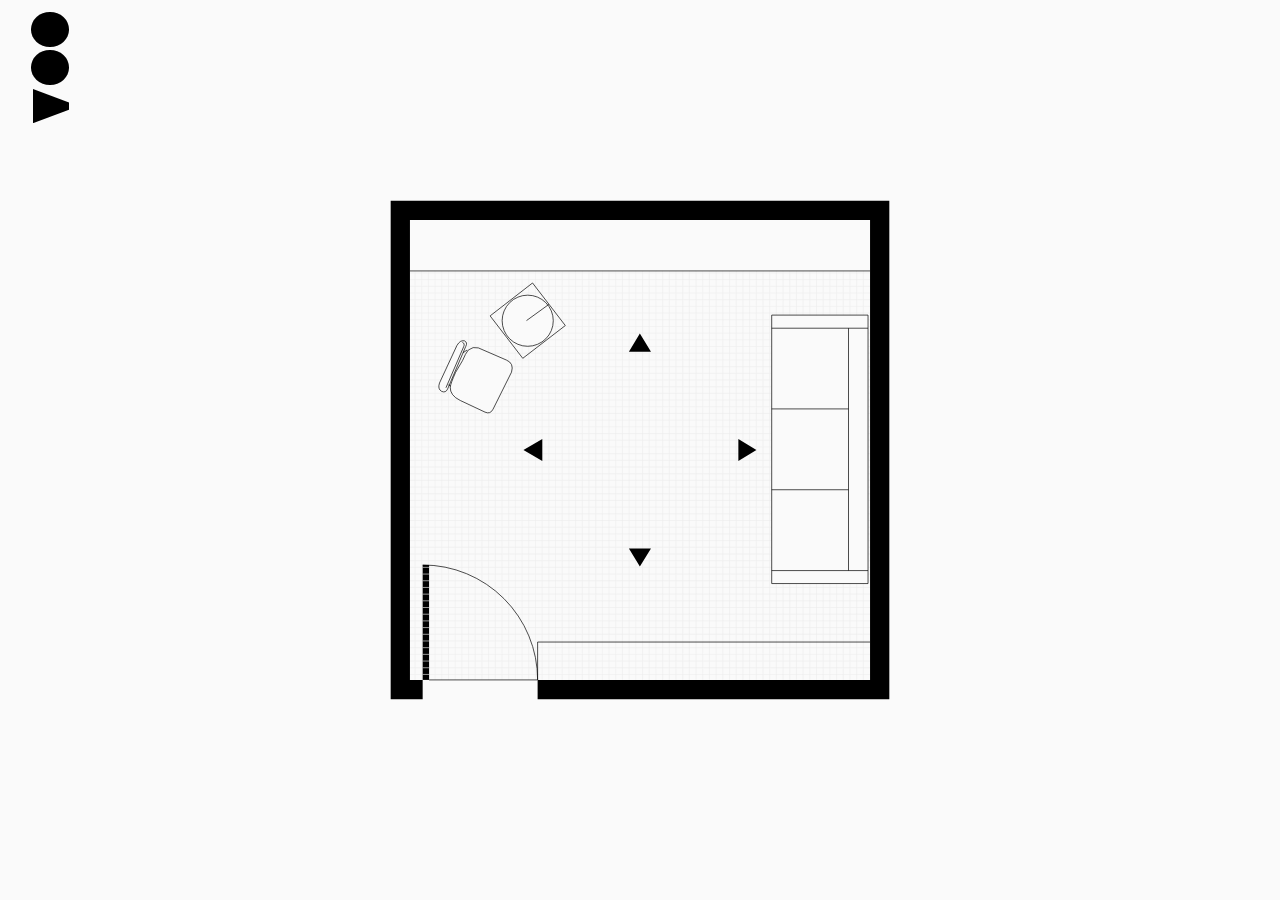
<file: lounge.html>
<!doctype html>
<html lang="en">
<head>
<meta charset="utf-8">
<meta name="viewport" content="width=device-width, initial-scale=1">
<title>Listening room — Office Oficina</title>
<link rel="stylesheet" href="style.css?v=91">
<style>
  /* a record spinning in the middle of the page; the songs listed to its right */
  html,body{height:100%;overflow:hidden}
  .room{position:fixed;inset:0}
  /* the book (open, two pages) and the record sit side by side, centred together on the page */
  .room{--R:min(25vw,52vh,420px);--B:calc(var(--R)*1.05*935/1210);--gap:clamp(1.2rem,3vw,3.5rem);--W:calc(var(--B)*2 + var(--gap) + var(--R))}
  .pair{position:absolute;left:50%;top:50%;transform:translate(-50%,-50%);display:flex;align-items:center;gap:var(--gap)}
  .record{position:relative;flex:none;width:var(--R);aspect-ratio:1;border-radius:50%;border:0;padding:0;    background:radial-gradient(circle,#fff 0 13.5%,#111 13.6% 14.2%,transparent 14.3%),repeating-radial-gradient(circle,#0b0b0b 0 2px,#1d1d1d 2.5px 3px),#111;
    box-shadow:0 10px 30px rgba(0,0,0,.18);
    cursor:pointer}
  .record .disc{position:absolute;inset:0;border-radius:50%;animation:spin 1.8s linear infinite;animation-play-state:paused}
  .record .disc::before{content:"";position:absolute;inset:0;border-radius:50%;background:conic-gradient(from 20deg,transparent 0 10%,rgba(255,255,255,.06) 14%,transparent 18% 60%,rgba(255,255,255,.05) 64%,transparent 68%)}
  .record .disc::after{content:"";position:absolute;left:50%;top:50%;width:2.4%;height:2.4%;margin:-1.2% 0 0 -1.2%;border-radius:50%;background:#000}
  .record .mark{position:absolute;left:50%;top:50%;width:5.5%;transform:translate(-50%,-50%);display:flex;flex-direction:column;align-items:flex-end;gap:5%}
  .record .mark i{display:block;width:100%;aspect-ratio:1.09;border-radius:50%;background:#000}
  .record .mark b{display:block;width:70%;aspect-ratio:1.05;background:#000;clip-path:polygon(0 0,100% 39%,100% 61%,0 100%)}
  .playing .record .disc{animation-play-state:running}
  @keyframes spin{to{transform:rotate(360deg)}}
  /* the songs, to the right of the record; the one playing is black */
  .side{position:absolute;top:50%;left:calc(50% + var(--W)/2 + var(--gap));transform:translateY(-50%);
    display:grid;gap:1.6rem;max-width:calc(50vw - var(--W)/2 - var(--gap) - 1rem)}
  /* the books, listed to the left of the book, numbered like the songs */
  .lside{position:absolute;top:50%;right:calc(50% + var(--W)/2 + var(--gap));transform:translateY(-50%);max-width:calc(50vw - var(--W)/2 - var(--gap) - 1rem)}
  /* the book: an open spread, left page and right page; click or swipe the right page forward, the left page back */
  .book{position:relative;flex:none;width:calc(var(--B)*2);aspect-ratio:1870/1210;perspective:2400px;touch-action:pan-y;user-select:none;-webkit-user-select:none;cursor:pointer}
  .book .pl,.book .pr{position:absolute;top:0;bottom:0;width:50%;background:#fff center/contain no-repeat}
  .book .pl{left:0}.book .pr{right:0}
  .book .pl.blank,.book .pr.blank{background:transparent}
  .book .leaf{position:absolute;top:0;bottom:0;left:50%;width:50%;transform-origin:0 50%;transform-style:preserve-3d;z-index:2}
  .book .leaf i{position:absolute;inset:0;background:#fff center/contain no-repeat;backface-visibility:hidden;-webkit-backface-visibility:hidden}
  .book .leaf i.bk{transform:rotateY(180deg)}
  .book .leaf.fwd{animation:bFwd .7s cubic-bezier(.45,.05,.3,1) forwards}
  .book .leaf.rev{animation:bRev .7s cubic-bezier(.45,.05,.3,1) forwards}
  @keyframes bFwd{from{transform:rotateY(0)}to{transform:rotateY(-180deg)}}
  @keyframes bRev{from{transform:rotateY(-180deg)}to{transform:rotateY(0)}}
  .songs{list-style:none;margin:0;padding:0;display:grid;gap:.55em;font-size:.9em}
  .songs button{display:grid;grid-template-columns:auto 1fr;column-gap:.8em}
  .songs .by{grid-column:2;color:#999;font-size:.85em}
  /* the Spotify player: the small bar under the songs (no ads; full songs for people logged into Spotify, 30-second previews otherwise) */
  .sp{width:min(300px,86vw);height:80px;border-radius:12px;overflow:hidden}
  .sp[hidden]{display:none}
  .sp iframe{display:block;width:100%;height:80px;border:0}
  .songs button{font:inherit;color:#999;background:none;border:0;padding:0;text-align:left;display:grid;grid-template-columns:auto 1fr;column-gap:.8em;
    cursor:pointer}
  .songs button:hover{color:#555}
  .songs .on button{color:#000}
  .songs .n{font-variant-numeric:tabular-nums;min-width:1.4em}
  @media (max-width:700px){
    html,body{overflow:auto}
    .room{position:static;min-height:100dvh;--R:min(64vw,40vh);--B:min(46vw,calc(40vh*935/1210));padding:5.5rem 0 2rem;display:flex;flex-direction:column;align-items:center;gap:2rem}
    .lside{position:static;transform:none;max-width:86vw}
    .pair{position:static;transform:none;flex-direction:column;gap:3rem}
    .side{position:static;transform:none;max-width:86vw;justify-items:center}
    .songs{font-size:.85em}
  }
  /* the logo on the record: its place flashes while you hold that shape; the dive */
  .record .mark .hint{animation:markPulse 1s ease-in-out infinite}
  @keyframes markPulse{0%,100%{background:#000}50%{background:#b0b0b0}}
  .record .mark .flash{animation:markFlash .4s ease-out}
  @keyframes markFlash{from{background:#fff}to{background:#000}}
  .m.gone{visibility:hidden}
  html.dive,html.dive body{background:#000;transition:background .9s}
  html.dive .book,html.dive .lside,html.dive .side,html.dive .logo{opacity:0;transition:opacity .7s;pointer-events:none}
  html.dive body{overflow:hidden}
  html.back,html.back body{transition:background 1.2s}
  html.back .book,html.back .lside,html.back .side,html.back .logo{transition:opacity 1.2s}
  .tunnel{position:fixed;inset:0;width:100vw;height:100vh;z-index:50;animation:tIn .35s ease-out}
  @keyframes tIn{from{opacity:0}to{opacity:1}}
  .ptw{position:fixed;inset:0;z-index:51;display:flex;align-items:center;justify-content:center;color:#fff;font-size:clamp(1.4rem,3vw,2.4rem);opacity:0;transition:opacity 1.6s ease;pointer-events:none}
  .ptw.on{opacity:1}
  @media (prefers-reduced-motion:reduce){.record .disc{animation-duration:8s}}
  /* the lounge: just the plan, in the middle of the screen */
  .lounge .pair,.lounge .side,.lounge .lside{display:none}
  .plan{display:none}
  .lounge .plan{display:block;position:fixed;left:50%;top:50%;transform:translate(-50%,-50%);width:min(56vh,84vw,640px);height:auto;
    user-select:none;-webkit-user-select:none;-webkit-user-drag:none;pointer-events:none}
</style>
</head>
<body class="lounge">   <!-- "lounge": you arrive at the plan of the room. Take this class off to bring back the book and the record. -->
<a class="logo logolink" href="index.html" aria-label="Office Oficina: back to the home page">
  <span class="m dot"></span><span class="m dot"></span>
  <span class="m tri"><svg viewBox="0 0 39 37" preserveAspectRatio="none" aria-hidden="true"><path d="M0 0L39 14.5V22.5L0 37Z"/></svg></span>
</a>
<main class="room" id="room">
  <ol class="songs lside" aria-label="Books"><li class="on"><button type="button" id="bookTitle"><span class="n">01</span><span>Entrance to a Descent</span><span class="by">Dan Svizeny</span></button></li></ol>
  <div class="pair">
    <div class="book" id="book" role="region" aria-label="Entrance to a Descent, by Dan Svizeny. Click or swipe to turn the pages." tabindex="0">
      <div class="pl blank"></div><div class="pr"></div>
    </div>
    <button class="record" id="record" type="button" aria-label="Pause">
      <span class="disc"><span class="mark" aria-hidden="true"><i></i><i></i><b></b></span></span>
    </button>
  </div>
  <div class="side">
    <ol class="songs" id="songs" aria-label="Songs"></ol>
    <div class="sp" id="sp" hidden><div id="spp"></div></div>
  </div>
</main>
<!-- the lounge: the plan of the room, in the middle of the screen. (The book and the record are still here, hidden, for later.) -->
<svg class="plan" xmlns="http://www.w3.org/2000/svg" viewBox="505 567 3766 3766" role="img" aria-label="Plan of the listening room: a door, a sofa, an armchair, a side table with a lamp, and four arrows"> <path d="M707 1112V4168M757 1112V4168M807 1112V4168M857 1112V4168M907 1112V4168M957 1112V4168M1007 1112V4168M1057 1112V4168M1107 1112V4168M1157 1112V4168M1207 1112V4168M1257 1112V4168M1307 1112V4168M1357 1112V4168M1407 1112V4168M1457 1112V4168M1507 1112V4168M1557 1112V4168M1607 1112V4168M1657 1112V4168M1707 1112V4168M1757 1112V4168M1807 1112V4168M1857 1112V4168M1907 1112V4168M1957 1112V4168M2007 1112V4168M2057 1112V4168M2107 1112V4168M2157 1112V4168M2207 1112V4168M2257 1112V4168M2307 1112V4168M2357 1112V4168M2407 1112V4168M2457 1112V4168M2507 1112V4168M2557 1112V4168M2607 1112V4168M2657 1112V4168M2707 1112V4168M2757 1112V4168M2807 1112V4168M2857 1112V4168M2907 1112V4168M2957 1112V4168M3007 1112V4168M3057 1112V4168M3107 1112V4168M3157 1112V4168M3207 1112V4168M3257 1112V4168M3307 1112V4168M3357 1112V4168M3407 1112V4168M3457 1112V4168M3507 1112V4168M3557 1112V4168M3607 1112V4168M3657 1112V4168M3707 1112V4168M3757 1112V4168M3807 1112V4168M3857 1112V4168M3907 1112V4168M3957 1112V4168M4007 1112V4168M4057 1112V4168M669 1127H4107M669 1177H4107M669 1227H4107M669 1277H4107M669 1327H4107M669 1377H4107M669 1427H4107M669 1477H4107M669 1527H4107M669 1577H4107M669 1627H4107M669 1677H4107M669 1727H4107M669 1777H4107M669 1827H4107M669 1877H4107M669 1927H4107M669 1977H4107M669 2027H4107M669 2077H4107M669 2127H4107M669 2177H4107M669 2227H4107M669 2277H4107M669 2327H4107M669 2377H4107M669 2427H4107M669 2477H4107M669 2527H4107M669 2577H4107M669 2627H4107M669 2677H4107M669 2727H4107M669 2777H4107M669 2827H4107M669 2877H4107M669 2927H4107M669 2977H4107M669 3027H4107M669 3077H4107M669 3127H4107M669 3177H4107M669 3227H4107M669 3277H4107M669 3327H4107M669 3377H4107M669 3427H4107M669 3477H4107M669 3527H4107M669 3577H4107M669 3627H4107M669 3677H4107M669 3727H4107M669 3777H4107M669 3827H4107M669 3877H4107M669 3927H4107M669 3977H4107M669 4027H4107M669 4077H4107M669 4127H4107" fill="none" stroke="#ececec" stroke-width=".6" vector-effect="non-scaling-stroke"/> <g fill="var(--bg,#fafafa)" stroke="#000" stroke-width=".7" vector-effect="non-scaling-stroke" stroke-linejoin="round"> <path d="M669 1112H4107M1623 4168V3885H4107M812 4168H1623" fill="none" vector-effect="non-scaling-stroke"/> <path d="M764 3309A859 859 0 0 1 1623 4168" fill="none" vector-effect="non-scaling-stroke"/> <rect x="3372" y="1442" width="720" height="2006" vector-effect="non-scaling-stroke"/> <path d="M3372 1540H4092M3372 3351H4092M3946 1540V3351M3372 2143H3946M3372 2747H3946" fill="none" vector-effect="non-scaling-stroke"/> <path d="M1585 1202L1830 1520L1512 1765L1268 1448Z" fill="none" vector-effect="non-scaling-stroke"/> <circle cx="1549" cy="1484" r="191" vector-effect="non-scaling-stroke"/> <path d="M1540 1483L1707 1362" fill="none" vector-effect="non-scaling-stroke"/> <g transform="translate(850 1150)"> <path d="M255 553Q290 525 330 537L540 628Q598 652 578 718L440 995Q420 1035 380 1017L195 930Q118 893 120 830Q124 800 160 720L213 630Q233 580 255 553Z" vector-effect="non-scaling-stroke"/> <path d="M226 484Q252 497 236 526L100 845Q86 875 56 862Q24 845 40 799L170 519Q194 477 226 484Z" vector-effect="non-scaling-stroke"/> <path d="M210 494Q232 504 220 529L88 835" fill="none" vector-effect="non-scaling-stroke"/> <path d="M216 573L246 553M106 813L122 822" fill="none" vector-effect="non-scaling-stroke"/> </g> </g> <g fill="#000"> <path d="M525 587H4251V4312H1623V4168H4107V731H669V4168H764V4312H525Z"/> <rect x="764" y="3309" width="48" height="859"/> <path d="M2387 1580L2470 1715H2305ZM2387 3321L2470 3186H2305ZM1517 2450L1658 2368V2533ZM3258 2450L3123 2368V2533Z"/> </g> <path d="M764 3327H812M764 3377H812M764 3427H812M764 3477H812M764 3527H812M764 3577H812M764 3627H812M764 3677H812M764 3727H812M764 3777H812M764 3827H812M764 3877H812M764 3927H812M764 3977H812M764 4027H812M764 4077H812M764 4127H812" stroke="#fff" stroke-width=".6" vector-effect="non-scaling-stroke"/> </svg>

<script>
/* ==================================================================
   SONGS
   List the songs here, in order - they show up next to the record.
   A song can be your own MP3 in a music/ folder next to this page, or come from Spotify (its track code) -
   a  music/  folder next to this page.
   While this list is empty, a few little tunes made right here in the
   browser play instead.
   ================================================================== */
var SONGS = [
  {title:"Pattern Against User", by:"At the Drive-In", src:"music/pattern-against-user.mp3"},
  {title:"Basic Instinct", by:"Quasimoto", src:"music/basic-instinct.mp3"},
  {title:"Months", by:"Cough Cool", src:"music/months.mp3"},
  // add more: put the MP3 in the music/ folder and copy a line above
  // Spotify also works:  {title:"...", by:"...", spotify:"track code after /track/"},
];

(function(){
  var room=document.getElementById("room"),rec=document.getElementById("record"),ol=document.getElementById("songs"),
      i=0,playing=false,audio=null,ctx=null,timer=null,voices=[],justUnlocked=false;

  /* the stand-in tunes: simple melodies over a bass line, played by the browser itself */
  var N=function(n){return 440*Math.pow(2,(n-69)/12)};
  var DEMOS=[
    {title:"Tune 01",bpm:92,mel:[64,67,71,72,71,67,64,62,60,64,67,69,67,64,62,60],bass:[48,48,43,43,45,45,41,43]},
    {title:"Tune 02",bpm:78,mel:[69,72,76,74,72,69,67,69,72,74,76,79,76,74,72,69],bass:[45,45,41,41,48,48,43,43]},
    {title:"Tune 03",bpm:104,mel:[62,66,69,74,73,69,66,64,62,64,66,69,71,69,66,62],bass:[50,50,47,47,43,43,45,45]},
    {title:"Tune 04",bpm:84,mel:[67,71,74,76,74,71,69,67,65,69,72,74,72,69,67,65],bass:[43,43,40,40,41,41,38,43]},
    {title:"Tune 05",bpm:96,mel:[60,63,67,70,68,67,63,62,60,62,63,67,65,63,62,60],bass:[48,48,44,44,46,46,43,43]}
  ];
  var list=SONGS.length?SONGS:DEMOS;

  // the list next to the record: click a song to put it on
  list.forEach(function(s,k){
    var li=document.createElement("li"),b=document.createElement("button");b.type="button";
    b.innerHTML='<span class="n">'+("0"+(k+1)).slice(-2)+'</span><span></span>';b.lastChild.textContent=s.title;if(s.by){var by=document.createElement("span");by.className="by";by.textContent=s.by;b.appendChild(by)}
    b.addEventListener("click",function(){i=k;start()});li.appendChild(b);ol.appendChild(li);
  });
  function mark(){[].forEach.call(ol.children,function(li,k){li.classList.toggle("on",k===i);li.firstChild.setAttribute("aria-current",k===i?"true":"false")})}

  function tone(t,f,d,type,vol){
    var o=ctx.createOscillator(),g=ctx.createGain();o.type=type;o.frequency.value=f;
    g.gain.setValueAtTime(0,t);g.gain.linearRampToValueAtTime(vol,t+.02);g.gain.exponentialRampToValueAtTime(.0001,t+d);
    o.connect(g);g.connect(ctx.destination);o.start(t);o.stop(t+d+.05);voices.push(o);
  }
  function playDemo(d){
    ctx=ctx||new (window.AudioContext||window.webkitAudioContext)();ctx.resume();
    var beat=60/d.bpm/2,t0=ctx.currentTime+.08,loops=4,total=d.mel.length*beat*loops;
    for(var l=0;l<loops;l++){
      d.mel.forEach(function(n,k){tone(t0+(l*d.mel.length+k)*beat,N(n),beat*1.6,"triangle",.14)});
      d.bass.forEach(function(n,k){tone(t0+(l*d.bass.length+k)*beat*2,N(n),beat*2.2,"sine",.2)});
    }
    timer=setTimeout(next,total*1000+300);
  }
  /* Spotify songs play in the small Spotify bar; the record turns while it plays */
  var sp=null,spWant=null,spCur=null,spEnded=null,spBox=document.getElementById("sp"),spPlaying=false;
  if(list.some(function(s){return s.spotify})){
    spBox.hidden=false;
    window.onSpotifyIframeApiReady=function(API){
      var first=(list.filter(function(s){return s.spotify})[0]||{}).spotify;spCur=first;
      API.createController(document.getElementById("spp"),{uri:"spotify:track:"+first,width:"100%",height:80},function(c){
        sp=c;
        c.addListener("playback_update",function(e){
          var d=e.data||{};if(!list[i].spotify)return;
          var on=!d.isPaused&&!d.isBuffering;
          if(on!==spPlaying){spPlaying=on;playing=on;room.classList.toggle("playing",on);rec.setAttribute("aria-label",on?"Pause":"Play")}
          if(d.duration>0&&d.isPaused&&d.position>=d.duration-600&&d.position>0&&spEnded!==spCur){spEnded=spCur;next()}     // song finished: next one
        });
        if(spWant)spPlay(spWant);
      });
    };
    var st=document.createElement("script");st.src="https://open.spotify.com/embed/iframe-api/v1";st.async=true;document.head.appendChild(st);
  }
  function spPlay(id){if(!sp){spWant=id;return}spWant=null;
    if(spCur===id){sp.resume?sp.resume():sp.play()}else{spCur=id;spEnded=null;sp.loadUri("spotify:track:"+id);sp.play()}}
  function stopAll(){clearTimeout(timer);voices.forEach(function(o){try{o.stop()}catch(e){}});voices=[];if(audio){audio.pause();audio=null}if(sp&&spPlaying)sp.pause()}
  function start(){
    var s=list[i];stopAll();playing=true;room.classList.add("playing");rec.setAttribute("aria-label","Pause");mark();
    if(s.spotify){room.classList.remove("playing");spPlay(s.spotify)}   // the record starts turning when Spotify actually plays
    else if(s.src){audio=new Audio(s.src);audio.addEventListener("ended",next);audio.play().catch(waitForTap)}
    else{playDemo(s);if(ctx.state!=="running")waitForTap()}
  }
  function pause(){stopAll();playing=false;room.classList.remove("playing");rec.setAttribute("aria-label","Play")}
  function next(){i=(i+1)%list.length;start()}
  // browsers only allow sound after a tap on the page: the record already spins, the music joins on the first tap
  function waitForTap(){
    var go=function(e){removeEventListener("pointerdown",go,true);removeEventListener("keydown",go,true);
      if(playing&&!(e.target.closest&&e.target.closest(".songs"))){justUnlocked=true;setTimeout(function(){justUnlocked=false},500);start()}};
    addEventListener("pointerdown",go,true);addEventListener("keydown",go,true);
  }
  rec.addEventListener("click",function(){if(justUnlocked)return;if(playing)pause();else start()});

  if(list[0].spotify){mark();spPlay(list[0].spotify)}   // Spotify may wait for a first click (on the record or its bar) before it plays
  else if(!document.body.classList.contains("lounge"))start();   // you came in through the door: the record is already turning (not in the lounge for now)
})();
</script>
<script>
/* the logo: drag any of the three shapes around; a click (without dragging) takes you home.
   Holding a shape makes its place in the little logo in the middle of the record flash (like the holes in the card).
   Drop all three into place and you fall into the record: a tunnel, faster and faster, then black space ... Poo-tee-weet? */
(function(){
  var link=document.querySelector(".logolink");if(!link)return;
  var rec=document.getElementById("record"),marks=[].slice.call(rec.querySelectorAll(".mark i,.mark b")),
      pieces=[].slice.call(link.querySelectorAll(".m")),filled=0,busy=false,hintTO=null,hintMouse=false;
  link.addEventListener("click",function(e){e.preventDefault()});
  function kind(el){return el.tagName==="B"||el.classList.contains("tri")?"t":"o"}
  function open(p){return marks.filter(function(t){return kind(t)===kind(p)&&!t.classList.contains("in")})}
  function hintOn(p,ptype){clearTimeout(hintTO);hintMouse=(ptype==="mouse");hintOff();open(p).forEach(function(t){t.classList.add("hint")})}
  function hintOff(){marks.forEach(function(t){t.classList.remove("hint")})}
  function hintRelease(){clearTimeout(hintTO);if(hintMouse){hintOff();return}hintTO=setTimeout(hintOff,3000)}   // mouse: only while held. touch: 3 s more
  function mid(r){return{x:r.left+r.width/2,y:r.top+r.height/2}}
  pieces.forEach(function(m){
    var d=null;m._x=0;m._y=0;
    function put(extra){m.style.transform="translate("+m._x+"px,"+m._y+"px)"+(extra||"")}
    m._reset=function(){m._x=0;m._y=0;m.style.transition="";m.style.transform="";m.classList.remove("gone")};
    m.addEventListener("pointerdown",function(e){e.preventDefault();if(busy||m.classList.contains("gone"))return;d={px:e.clientX,py:e.clientY,x:m._x,y:m._y,moved:false};m.setPointerCapture(e.pointerId);m.classList.add("dragging");hintOn(m,e.pointerType)});
    m.addEventListener("pointermove",function(e){
      if(!d)return;if(!d.moved){if(Math.hypot(e.clientX-d.px,e.clientY-d.py)<5)return;d.moved=true;m.classList.remove("mir")}
      var ox=m._x,oy=m._y;m._x=d.x+e.clientX-d.px;m._y=d.y+e.clientY-d.py;put();
      var r=m.getBoundingClientRect();if(r.right<12||r.left>innerWidth-12||r.bottom<12||r.top>innerHeight-12){m._x=ox;m._y=oy;put()}
    });
    function up(){var was=d;d=null;m.classList.remove("dragging");if(!was)return;
      if(!was.moved){hintOff();if(m.classList.contains("tri")&&!m.classList.contains("mir")){m.classList.add("mir");return}location.href=link.getAttribute("href");return}
      hintRelease();drop(m,put);setTimeout(skullCheck,30)}
    m.addEventListener("pointerup",up);m.addEventListener("pointercancel",function(){d=null;m.classList.remove("dragging");hintOff()});
  });
  link.addEventListener("keydown",function(e){if(e.key==="Enter")location.href=link.getAttribute("href")});

  /* the skull (same as on the home page): the two dots one above the other, the triangle to their left pointing at the gap */
  var skullBusy=false;
  function skullCheck(){
    if(skullBusy||busy)return;
    if(pieces.some(function(m){return m.classList.contains("gone")}))return;
    var ds=pieces.filter(function(m){return m.classList.contains("dot")}).map(function(m){return m.getBoundingClientRect()}),
        t=link.querySelector(".tri").getBoundingClientRect();if(ds.length<2)return;
    var D=ds[0].height,c=function(r){return{x:r.left+r.width/2,y:r.top+r.height/2}},a=c(ds[0]),b=c(ds[1]),n=c(t);
    if(a.y>b.y){var z=a;a=b;b=z}
    var midY=(a.y+b.y)/2,dotsX=(a.x+b.x)/2;
    if(Math.abs(a.x-b.x)<.7*D&&b.y-a.y>1.2*D&&b.y-a.y<3.6*D&&Math.abs(n.y-midY)<.7*D&&dotsX-n.x>.5*D&&dotsX-n.x<3.2*D)skull(pieces);
  }
  function skull(ms){
    skullBusy=true;busy=true;
    var fx=document.createElement("div");fx.className="skullfx";document.body.appendChild(fx);
    var rs=ms.map(function(m){return m.getBoundingClientRect()}),
        cx=rs.reduce(function(s,r){return s+r.left+r.width/2},0)/3,cy=rs.reduce(function(s,r){return s+r.top+r.height/2},0)/3;
    var grp=document.createElement("div");grp.className="skgrp";grp.style.left=cx+"px";grp.style.top=cy+"px";fx.appendChild(grp);
    ms.forEach(function(m,k){var r=rs[k],cl=m.cloneNode(true);cl.className=m.className.replace("dragging","")+" skp";
      cl.style.cssText="position:absolute;margin:0;left:"+(r.left-cx)+"px;top:"+(r.top-cy)+"px;width:"+r.width+"px;height:"+r.height+"px";
      grp.appendChild(cl);m.style.visibility="hidden"});
    var ds=rs.filter(function(r,k){return ms[k].classList.contains("dot")}),eye=Math.abs((ds[0].top+ds[0].height/2)-(ds[1].top+ds[1].height/2)),
        S=Math.min(innerWidth,innerHeight)*.26/eye;
    requestAnimationFrame(function(){requestAnimationFrame(function(){
      grp.style.transform="translate("+(innerWidth/2-cx)+"px,"+(innerHeight/2-cy)+"px) rotate(-90deg) scale("+S+")";
    })});
    setTimeout(function(){fx.classList.add("dark")},1500);
    setTimeout(function(){
      var ps=[].slice.call(grp.querySelectorAll(".skp")).map(function(e){var r=e.getBoundingClientRect();return{x:r.left+r.width/2,y:r.top+r.height/2,dot:e.classList.contains("dot")}}),
          ey=ps.filter(function(p){return p.dot}),ex=(ey[0].x+ey[1].x)/2,eyy=(ey[0].y+ey[1].y)/2,k=Math.abs(ey[0].x-ey[1].x)/36;
      var sv=document.createElementNS("http://www.w3.org/2000/svg","svg");sv.setAttribute("viewBox","0 0 100 120");sv.setAttribute("class","skullsvg");
      sv.style.width=(100*k)+"px";sv.style.height=(120*k)+"px";sv.style.left=(ex-50*k)+"px";sv.style.top=(eyy-52*k)+"px";
      sv.innerHTML='<path fill="#fff" d="M50 4C24 4 8 22 8 46c0 14 5 24 12 30v12c0 4 4 6 8 6h4v10c0 4 4 8 10 8h16c6 0 10-4 10-8V94h4c4 0 8-2 8-6V76c7-6 12-16 12-30C92 22 76 4 50 4z"/>'+
        '<g stroke="#000" stroke-width="1.4" stroke-linecap="round"><path d="M41 97v12M47 97v13M53 97v13M59 97v12"/></g>';
      fx.insertBefore(sv,grp);requestAnimationFrame(function(){sv.classList.add("on")});
    },2600);
    setTimeout(function(){fx.classList.add("gone")},4800);
    setTimeout(function(){fx.remove();ms.forEach(function(m){m._reset();m.style.visibility=""});skullBusy=false;busy=false},8200);
  }

  /* dropped close enough to its place on the record: it shrinks into it and becomes part of the record's logo */
  function drop(m,put){
    if(!rec.offsetParent)return;                   // the record is put away (the lounge): nothing to drop into
    var pr=m.getBoundingClientRect(),pc=mid(pr),best=null,bd=1e9;
    open(m).forEach(function(t){var c=mid(t.getBoundingClientRect()),dd=Math.hypot(c.x-pc.x,c.y-pc.y);if(dd<bd){bd=dd;best=t}});
    if(!best)return;var tr=best.getBoundingClientRect(),tc=mid(tr);
    if(bd>Math.max(tr.width*.9,pr.width*.5,14))return;
    best.classList.add("in");best.classList.remove("hint");filled++;
    m._x+=tc.x-pc.x;m._y+=tc.y-pc.y;m.style.transition="transform .22s ease-out";put(" scale("+(tr.width/pr.width)+")");
    setTimeout(function(){m.classList.add("gone");m.style.transition="";best.classList.add("flash");setTimeout(function(){best.classList.remove("flash")},400)},220);
    if(filled===marks.length){busy=true;clearTimeout(hintTO);hintOff();setTimeout(dive,700)}
  }

  /* the dive: the record glides to the middle, the lights go out, and you fall into it */
  function dive(){
    var root=document.documentElement,r=rec.getBoundingClientRect(),c=mid(r),R=r.width/2;
    var dx=innerWidth/2-c.x,dy=innerHeight/2-c.y;
    root.classList.add("dive");
    rec.style.transition="transform 1.1s cubic-bezier(.6,0,.3,1)";rec.style.transform="translate("+dx+"px,"+dy+"px)";
    var cv=document.createElement("canvas"),msg=document.createElement("div");cv.className="tunnel";msg.className="ptw";msg.textContent="Poo-tee-weet?";
    document.body.appendChild(cv);document.body.appendChild(msg);
    setTimeout(function(){tunnel(cv,R,function(){             // reached full speed: black space
      setTimeout(function(){msg.classList.add("on")},1100);
      setTimeout(function(){msg.classList.remove("on")},4300);
      setTimeout(reset,6300);
    })},1300);
    function reset(){
      root.classList.add("back");rec.style.transition="none";rec.style.transform="";
      marks.forEach(function(t){t.classList.remove("in")});pieces.forEach(function(p){p._reset()});filled=0;
      cv.style.transition="opacity 1.2s";cv.style.opacity="0";
      setTimeout(function(){root.classList.remove("dive")},30);
      setTimeout(function(){cv.remove();msg.remove();root.classList.remove("back");rec.style.transition="";busy=false},1300);
    }
  }

  /* the tunnel: the grooves of the record become rings flying past you; at the far end, a white circle the size of the record */
  function tunnel(cv,R,done){
    var dpr=Math.min(devicePixelRatio||1,2),W=innerWidth,H=innerHeight,x=cv.getContext("2d");
    cv.width=W*dpr;cv.height=H*dpr;x.scale(dpr,dpr);
    var cx=W/2,cy=H/2,diag=Math.hypot(W,H)/2+20,K=.02,gap=.006,N=170,D=N*gap,rings=[],t0=null,last=0,L0=R*.135,END=5200;
    for(var n=0;n<N;n++)rings.push({d:D-n*gap,s:n%3?1:.45});   // every third groove a little dimmer
    x.fillStyle="#000";x.fillRect(0,0,W,H);
    function frame(now){
      if(t0===null){t0=now;last=now}
      var t=now-t0,dt=Math.min(50,now-last)/1000;last=now;
      if(t>=END){x.globalAlpha=1;x.fillStyle="#000";x.fillRect(0,0,W,H);done();return}
      var k=Math.min(1,t/1000),e=k*k*(3-2*k),                     // first second: the label opens up to the size of the record
          Rw=L0+(R-L0)*e,
          v=.02*Math.exp(Math.max(0,t-400)/1000*1.05),               // faster and faster
          fast=Math.min(1,v/1.2),
          jx=fast>.3?(Math.random()-.5)*fast*6:0,jy=fast>.3?(Math.random()-.5)*fast*6:0;
      x.globalAlpha=1;x.fillStyle="rgba(0,0,0,"+(1-.72*fast)+")";x.fillRect(0,0,W,H);   // trails when fast
      rings.forEach(function(g){
        g.d-=v*dt;while(g.d<=.0004)g.d+=D;
        var r=Rw*(1+K/g.d);if(r>diag)return;
        var a=Math.min(1,(r/Rw-1)/.08)*Math.min(1,(1-g.d/D)*4)*.5*g.s*e;
        if(a<=0)return;
        x.globalAlpha=a;x.strokeStyle="#fff";x.lineWidth=Math.max(.6,.7*r/Rw);
        x.beginPath();x.arc(cx+jx*(r/diag),cy+jy*(r/diag),r,0,6.2832);x.stroke();
      });
      x.globalAlpha=1;x.fillStyle="#fff";x.beginPath();x.arc(cx,cy,Rw,0,6.2832);x.fill();
      requestAnimationFrame(frame);
    }
    requestAnimationFrame(frame);
  }
})();
</script>
<script>
/* the book: the PDF's pages as pictures, read as an open book - a page on the left, a page on the right */
(function(){
  var N=49,DIR="books/entrance/p-",book=document.getElementById("book"),L=book.querySelector(".pl"),Rp=book.querySelector(".pr"),
      S=Math.ceil(N/2),s=0,busy=false;                        // spread s: left page 2s-1, right page 2s (the cover sits alone on the right)
  function src(k){return DIR+("0"+(k+1)).slice(-2)+".jpg"}
  function set(el,k){if(k>=0&&k<N){el.classList.remove("blank");el.style.backgroundImage='url("'+src(k)+'")'}else{el.classList.add("blank");el.style.backgroundImage=""}}
  function pre(k){if(k>=0&&k<N)new Image().src=src(k)}
  function show(){set(L,2*s-1);set(Rp,2*s);pre(2*s+1);pre(2*s+2);pre(2*s-2);pre(2*s-3)}
  function face(k,cls){var i=document.createElement("i");if(cls)i.className=cls;if(k>=0&&k<N)i.style.backgroundImage='url("'+src(k)+'")';else i.style.background="transparent";return i}
  function turn(d){
    var to=s+d;if(busy||to<0||to>S-1+(N%2?0:1))return;busy=true;
    var lf=document.createElement("div");lf.className="leaf "+(d>0?"fwd":"rev");
    if(d>0){lf.appendChild(face(2*s));lf.appendChild(face(2*to-1,"bk"));set(Rp,2*to)}      // the right page turns over onto the left
    else{lf.appendChild(face(2*to));lf.appendChild(face(2*s-1,"bk"));set(L,2*to-1)}        // the left page turns back onto the right
    book.appendChild(lf);
    lf.addEventListener("animationend",function(){s=to;show();lf.remove();busy=false},{once:true});
  }
  var x0=null,y0=null;
  book.addEventListener("pointerdown",function(e){x0=e.clientX;y0=e.clientY});
  book.addEventListener("pointerup",function(e){
    if(x0===null)return;var dx=e.clientX-x0,dy=e.clientY-y0;x0=null;
    if(Math.abs(dx)>40&&Math.abs(dx)>Math.abs(dy)){turn(dx<0?1:-1);return}                    // swipe left: forward, swipe right: back
    var r=book.getBoundingClientRect();turn(e.clientX>r.left+r.width/2?1:-1);                 // click the right page: forward, the left page: back
  });
  book.addEventListener("keydown",function(e){if(e.key==="ArrowRight"){e.preventDefault();turn(1)}else if(e.key==="ArrowLeft"){e.preventDefault();turn(-1)}});
  document.getElementById("bookTitle").addEventListener("click",function(){if(!busy){s=0;show()}});   // the title in the list: back to the cover
  show();
})();
</script>
</body>
</html>
</file>
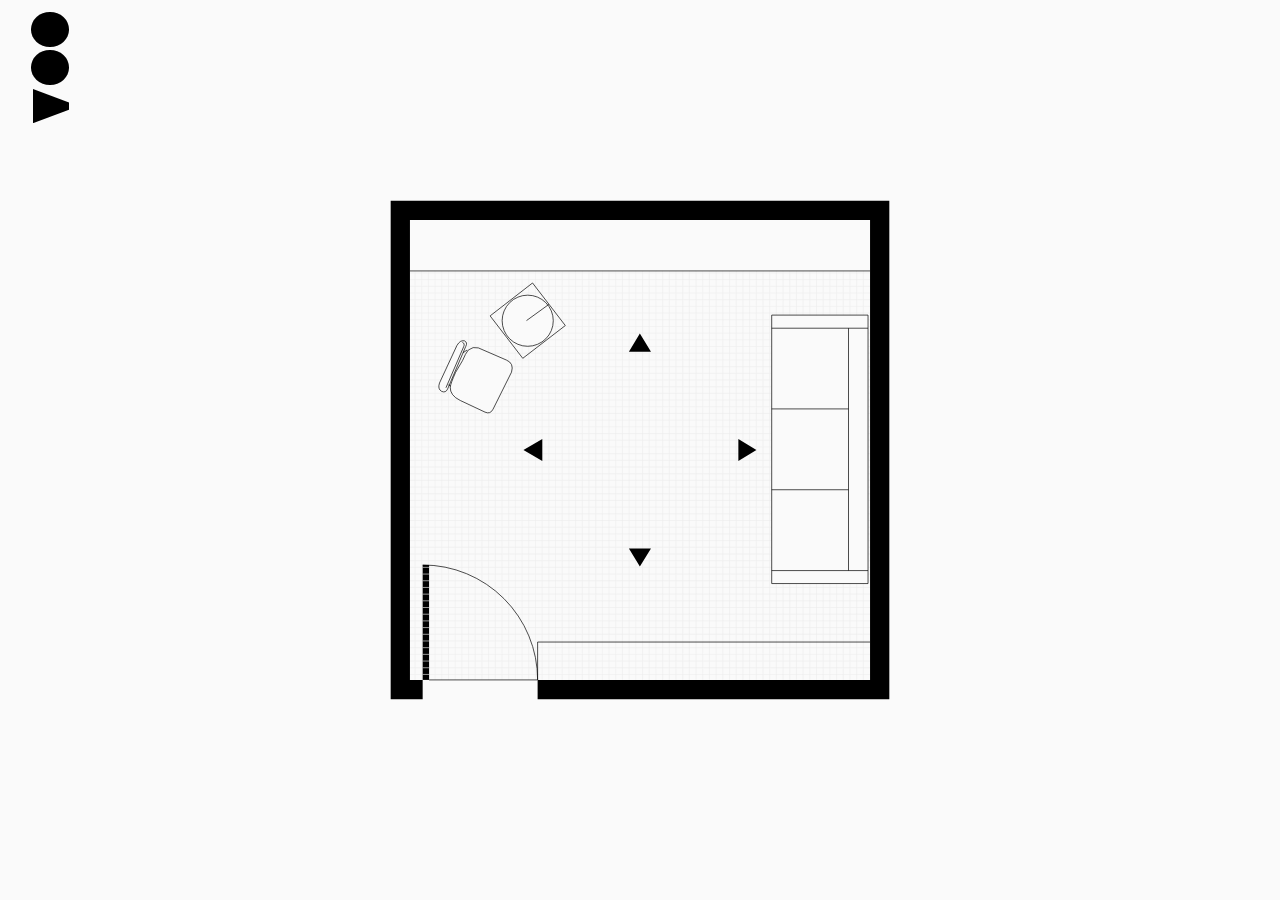
<file: work.html>
<!doctype html>
<html lang="en">
<head>
<meta charset="utf-8">
<meta name="viewport" content="width=device-width, initial-scale=1">
<title>Listen — Office Oficina</title>
<link rel="stylesheet" href="style.css?v=91">
<style>
  /* a record spinning in the middle of the page; the songs listed to its right */
  html,body{height:100%;overflow:hidden}
  .room{position:fixed;inset:0}
  /* the book (open, two pages) and the record sit side by side, centred together on the page */
  .room{--R:min(25vw,52vh,420px);--B:calc(var(--R)*1.05*935/1210);--gap:clamp(1.2rem,3vw,3.5rem);--W:calc(var(--B)*2 + var(--gap) + var(--R))}
  .pair{position:absolute;left:50%;top:50%;transform:translate(-50%,-50%);display:flex;align-items:center;gap:var(--gap)}
  .record{position:relative;flex:none;width:var(--R);aspect-ratio:1;border-radius:50%;border:0;padding:0;    background:radial-gradient(circle,#fff 0 13.5%,#111 13.6% 14.2%,transparent 14.3%),repeating-radial-gradient(circle,#0b0b0b 0 2px,#1d1d1d 2.5px 3px),#111;
    box-shadow:0 10px 30px rgba(0,0,0,.18);
    cursor:pointer}
  .record .disc{position:absolute;inset:0;border-radius:50%;animation:spin 1.8s linear infinite;animation-play-state:paused}
  .record .disc::before{content:"";position:absolute;inset:0;border-radius:50%;background:conic-gradient(from 20deg,transparent 0 10%,rgba(255,255,255,.06) 14%,transparent 18% 60%,rgba(255,255,255,.05) 64%,transparent 68%)}
  .record .disc::after{content:"";position:absolute;left:50%;top:50%;width:2.4%;height:2.4%;margin:-1.2% 0 0 -1.2%;border-radius:50%;background:#000}
  .record .mark{position:absolute;left:50%;top:50%;width:5.5%;transform:translate(-50%,-50%);display:flex;flex-direction:column;align-items:flex-end;gap:5%}
  .record .mark i{display:block;width:100%;aspect-ratio:1.09;border-radius:50%;background:#000}
  .record .mark b{display:block;width:70%;aspect-ratio:1.05;background:#000;clip-path:polygon(0 0,100% 39%,100% 61%,0 100%)}
  .playing .record .disc{animation-play-state:running}
  .record.hasart{background:transparent}.record.hasart .mark{display:none}   /* a record with its own picture (e.g. the orange vinyl) */
  @keyframes spin{to{transform:rotate(360deg)}}
  /* the songs, to the right of the record; the one playing is black */
  .side{position:absolute;top:50%;left:calc(50% + var(--W)/2 + var(--gap));transform:translateY(-50%);
    display:grid;gap:1.6rem;max-width:calc(50vw - var(--W)/2 - var(--gap) - 1rem)}
  /* the books, listed to the left of the book, numbered like the songs */
  .lside{position:absolute;top:50%;right:calc(50% + var(--W)/2 + var(--gap));transform:translateY(-50%);max-width:calc(50vw - var(--W)/2 - var(--gap) - 1rem)}
  /* the book: an open spread, left page and right page; click or swipe the right page forward, the left page back */
  .book{position:relative;flex:none;width:calc(var(--B)*2);aspect-ratio:1870/1210;perspective:2400px;touch-action:pan-y;user-select:none;-webkit-user-select:none;cursor:pointer}
  .book .pl,.book .pr{position:absolute;top:0;bottom:0;width:50%;background:#fff center/contain no-repeat}
  .book .pl{left:0}.book .pr{right:0}
  .book .pl.blank,.book .pr.blank{background:transparent}
  .book .leaf{position:absolute;top:0;bottom:0;left:50%;width:50%;transform-origin:0 50%;transform-style:preserve-3d;z-index:2}
  .book .leaf i{position:absolute;inset:0;background:#fff center/contain no-repeat;backface-visibility:hidden;-webkit-backface-visibility:hidden}
  .book .leaf i.bk{transform:rotateY(180deg)}
  .book .leaf.fwd{animation:bFwd .7s cubic-bezier(.45,.05,.3,1) forwards}
  .book .leaf.rev{animation:bRev .7s cubic-bezier(.45,.05,.3,1) forwards}
  @keyframes bFwd{from{transform:rotateY(0)}to{transform:rotateY(-180deg)}}
  @keyframes bRev{from{transform:rotateY(-180deg)}to{transform:rotateY(0)}}
  .songs{list-style:none;margin:0;padding:0;display:grid;gap:.55em;font-size:.9em}
  .songs button{display:grid;grid-template-columns:auto 1fr;column-gap:.8em}
  .songs .by{grid-column:2;color:#999;font-size:.85em}
  /* the Spotify player: the small bar under the songs (no ads; full songs for people logged into Spotify, 30-second previews otherwise) */
  .sp{width:min(300px,86vw);height:80px;border-radius:12px;overflow:hidden}
  .sp[hidden]{display:none}
  .sp iframe{display:block;width:100%;height:80px;border:0}
  .songs button{font:inherit;color:#999;background:none;border:0;padding:0;text-align:left;display:grid;grid-template-columns:auto 1fr;column-gap:.8em;
    cursor:pointer}
  .songs button:hover{color:#555}
  .songs .on button{color:#000}
  .songs .n{font-variant-numeric:tabular-nums;min-width:1.4em}
  @media (max-width:700px){
    html,body{overflow:auto}
    .room{position:static;min-height:100dvh;--R:min(64vw,40vh);--B:min(46vw,calc(40vh*935/1210));padding:5.5rem 0 2rem;display:flex;flex-direction:column;align-items:center;gap:2rem}
    .lside{position:static;transform:none;max-width:86vw}
    .pair{position:static;transform:none;flex-direction:column;gap:3rem}
    .side{position:static;transform:none;max-width:86vw;justify-items:center}
    .songs{font-size:.85em}
  }
  /* the logo on the record: its place flashes while you hold that shape; the dive */
  .record .mark .hint{animation:markPulse 1s ease-in-out infinite}
  @keyframes markPulse{0%,100%{background:#000}50%{background:#b0b0b0}}
  .record .mark .flash{animation:markFlash .4s ease-out}
  @keyframes markFlash{from{background:#fff}to{background:#000}}
  .m.gone{visibility:hidden}
  html.dive,html.dive body{background:#000;transition:background .9s}
  html.dive .book,html.dive .lside,html.dive .side,html.dive .logo{opacity:0;transition:opacity .7s;pointer-events:none}
  html.dive body{overflow:hidden}
  html.back,html.back body{transition:background 1.2s}
  html.back .book,html.back .lside,html.back .side,html.back .logo{transition:opacity 1.2s}
  .tunnel{position:fixed;inset:0;width:100vw;height:100vh;z-index:50;animation:tIn .35s ease-out}
  @keyframes tIn{from{opacity:0}to{opacity:1}}
  .ptw{position:fixed;inset:0;z-index:51;display:flex;align-items:center;justify-content:center;color:#fff;font-size:clamp(1.4rem,3vw,2.4rem);opacity:0;transition:opacity 1.6s ease;pointer-events:none}
  .ptw.on{opacity:1}
  @media (prefers-reduced-motion:reduce){.record .disc{animation-duration:8s}}
  /* the lounge: just the plan, in the middle of the screen */
  .lounge .pair,.lounge .side,.lounge .lside{display:none}
  .plan{display:none}
  .lounge .plan{display:block;position:fixed;left:50%;top:50%;transform:translate(-50%,-50%);width:min(56vh,84vw,640px);height:auto;
    user-select:none;-webkit-user-select:none;-webkit-user-drag:none;pointer-events:none}
</style>
</head>
<body class="lounge"><script>/* arriving with a record (?play=N, from the record shelves in the listening room): the record player, playing it */if(/[?&]play=\d/.test(location.search))document.body.classList.remove("lounge")</script>   <!-- "lounge": you arrive at the plan of the room. Take this class off to bring back the book and the record. -->
<a class="logo logolink" href="index.html" aria-label="Office Oficina: back to the home page">
  <span class="m dot"></span><span class="m dot"></span>
  <span class="m tri"><svg viewBox="0 0 39 37" preserveAspectRatio="none" aria-hidden="true"><path d="M0 0L39 14.5V22.5L0 37Z"/></svg></span>
</a>
<main class="room" id="room">
  <ol class="songs lside" aria-label="Books"><li class="on"><button type="button" id="bookTitle"><span class="n">01</span><span>Entrance to a Descent</span><span class="by">Dan Svizeny</span></button></li></ol>
  <div class="pair">
    <div class="book" id="book" role="region" aria-label="Entrance to a Descent, by Dan Svizeny. Click or swipe to turn the pages." tabindex="0">
      <div class="pl blank"></div><div class="pr"></div>
    </div>
    <button class="record" id="record" type="button" aria-label="Pause">
      <span class="disc"><span class="mark" aria-hidden="true"><i></i><i></i><b></b></span></span>
    </button>
  </div>
  <div class="side">
    <ol class="songs" id="songs" aria-label="Songs"></ol>
    <div class="sp" id="sp" hidden><div id="spp"></div></div>
  </div>
</main>
<!-- the lounge: the plan of the room, in the middle of the screen. (The book and the record are still here, hidden, for later.) -->
<svg class="plan" xmlns="http://www.w3.org/2000/svg" viewBox="505 567 3766 3766" role="img" aria-label="Plan of the listening room: a door, a sofa, an armchair, a side table with a lamp, and four arrows"> <path d="M707 1112V4168M757 1112V4168M807 1112V4168M857 1112V4168M907 1112V4168M957 1112V4168M1007 1112V4168M1057 1112V4168M1107 1112V4168M1157 1112V4168M1207 1112V4168M1257 1112V4168M1307 1112V4168M1357 1112V4168M1407 1112V4168M1457 1112V4168M1507 1112V4168M1557 1112V4168M1607 1112V4168M1657 1112V4168M1707 1112V4168M1757 1112V4168M1807 1112V4168M1857 1112V4168M1907 1112V4168M1957 1112V4168M2007 1112V4168M2057 1112V4168M2107 1112V4168M2157 1112V4168M2207 1112V4168M2257 1112V4168M2307 1112V4168M2357 1112V4168M2407 1112V4168M2457 1112V4168M2507 1112V4168M2557 1112V4168M2607 1112V4168M2657 1112V4168M2707 1112V4168M2757 1112V4168M2807 1112V4168M2857 1112V4168M2907 1112V4168M2957 1112V4168M3007 1112V4168M3057 1112V4168M3107 1112V4168M3157 1112V4168M3207 1112V4168M3257 1112V4168M3307 1112V4168M3357 1112V4168M3407 1112V4168M3457 1112V4168M3507 1112V4168M3557 1112V4168M3607 1112V4168M3657 1112V4168M3707 1112V4168M3757 1112V4168M3807 1112V4168M3857 1112V4168M3907 1112V4168M3957 1112V4168M4007 1112V4168M4057 1112V4168M669 1127H4107M669 1177H4107M669 1227H4107M669 1277H4107M669 1327H4107M669 1377H4107M669 1427H4107M669 1477H4107M669 1527H4107M669 1577H4107M669 1627H4107M669 1677H4107M669 1727H4107M669 1777H4107M669 1827H4107M669 1877H4107M669 1927H4107M669 1977H4107M669 2027H4107M669 2077H4107M669 2127H4107M669 2177H4107M669 2227H4107M669 2277H4107M669 2327H4107M669 2377H4107M669 2427H4107M669 2477H4107M669 2527H4107M669 2577H4107M669 2627H4107M669 2677H4107M669 2727H4107M669 2777H4107M669 2827H4107M669 2877H4107M669 2927H4107M669 2977H4107M669 3027H4107M669 3077H4107M669 3127H4107M669 3177H4107M669 3227H4107M669 3277H4107M669 3327H4107M669 3377H4107M669 3427H4107M669 3477H4107M669 3527H4107M669 3577H4107M669 3627H4107M669 3677H4107M669 3727H4107M669 3777H4107M669 3827H4107M669 3877H4107M669 3927H4107M669 3977H4107M669 4027H4107M669 4077H4107M669 4127H4107" fill="none" stroke="#ececec" stroke-width=".6" vector-effect="non-scaling-stroke"/> <g fill="var(--bg,#fafafa)" stroke="#000" stroke-width=".7" vector-effect="non-scaling-stroke" stroke-linejoin="round"> <path d="M669 1112H4107M1623 4168V3885H4107M812 4168H1623" fill="none" vector-effect="non-scaling-stroke"/> <path d="M764 3309A859 859 0 0 1 1623 4168" fill="none" vector-effect="non-scaling-stroke"/> <rect x="3372" y="1442" width="720" height="2006" vector-effect="non-scaling-stroke"/> <path d="M3372 1540H4092M3372 3351H4092M3946 1540V3351M3372 2143H3946M3372 2747H3946" fill="none" vector-effect="non-scaling-stroke"/> <path d="M1585 1202L1830 1520L1512 1765L1268 1448Z" fill="none" vector-effect="non-scaling-stroke"/> <circle cx="1549" cy="1484" r="191" vector-effect="non-scaling-stroke"/> <path d="M1540 1483L1707 1362" fill="none" vector-effect="non-scaling-stroke"/> <g transform="translate(850 1150)"> <path d="M255 553Q290 525 330 537L540 628Q598 652 578 718L440 995Q420 1035 380 1017L195 930Q118 893 120 830Q124 800 160 720L213 630Q233 580 255 553Z" vector-effect="non-scaling-stroke"/> <path d="M226 484Q252 497 236 526L100 845Q86 875 56 862Q24 845 40 799L170 519Q194 477 226 484Z" vector-effect="non-scaling-stroke"/> <path d="M210 494Q232 504 220 529L88 835" fill="none" vector-effect="non-scaling-stroke"/> <path d="M216 573L246 553M106 813L122 822" fill="none" vector-effect="non-scaling-stroke"/> </g> </g> <g fill="#000"> <path d="M525 587H4251V4312H1623V4168H4107V731H669V4168H764V4312H525Z"/> <rect x="764" y="3309" width="48" height="859"/> <path d="M2387 1580L2470 1715H2305ZM2387 3321L2470 3186H2305ZM1517 2450L1658 2368V2533ZM3258 2450L3123 2368V2533Z"/> </g> <path d="M764 3327H812M764 3377H812M764 3427H812M764 3477H812M764 3527H812M764 3577H812M764 3627H812M764 3677H812M764 3727H812M764 3777H812M764 3827H812M764 3877H812M764 3927H812M764 3977H812M764 4027H812M764 4077H812M764 4127H812" stroke="#fff" stroke-width=".6" vector-effect="non-scaling-stroke"/> </svg>

<script>
/* ==================================================================
   SONGS
   List the songs here, in order - they show up next to the record.
   A song can be your own MP3 in a music/ folder next to this page, or come from Spotify (its track code) -
   a  music/  folder next to this page.
   While this list is empty, a few little tunes made right here in the
   browser play instead.
   ================================================================== */
var SONGS = [
  {title:"Pattern Against User", by:"At the Drive-In", src:"music/pattern-against-user.mp3", art:"[data-uri]"},   // art: the record itself (the orange vinyl)
  {title:"Basic Instinct", by:"Quasimoto", src:"music/basic-instinct.mp3", art:"[data-uri]"},
  {title:"Months", by:"Cough Cool", src:"music/months.mp3", art:"[data-uri]"},
  {title:"Flim", by:"Aphex Twin", src:"music/flim.mp3", art:"[data-uri]"},
  {title:"Hoe Cakes", by:"MF Doom", src:"music/hoe-cakes.mp3", art:"[data-uri]"},
  {title:"Nan", by:"Ween", src:"music/nan.mp3", art:"[data-uri]"},
  // add more: put the MP3 in the music/ folder and copy a line above
  // Spotify also works:  {title:"...", by:"...", spotify:"track code after /track/"},
];

(function(){
  var room=document.getElementById("room"),rec=document.getElementById("record"),ol=document.getElementById("songs"),
      i=0,playing=false,audio=null,ctx=null,timer=null,voices=[],justUnlocked=false;

  /* the stand-in tunes: simple melodies over a bass line, played by the browser itself */
  var N=function(n){return 440*Math.pow(2,(n-69)/12)};
  var DEMOS=[
    {title:"Tune 01",bpm:92,mel:[64,67,71,72,71,67,64,62,60,64,67,69,67,64,62,60],bass:[48,48,43,43,45,45,41,43]},
    {title:"Tune 02",bpm:78,mel:[69,72,76,74,72,69,67,69,72,74,76,79,76,74,72,69],bass:[45,45,41,41,48,48,43,43]},
    {title:"Tune 03",bpm:104,mel:[62,66,69,74,73,69,66,64,62,64,66,69,71,69,66,62],bass:[50,50,47,47,43,43,45,45]},
    {title:"Tune 04",bpm:84,mel:[67,71,74,76,74,71,69,67,65,69,72,74,72,69,67,65],bass:[43,43,40,40,41,41,38,43]},
    {title:"Tune 05",bpm:96,mel:[60,63,67,70,68,67,63,62,60,62,63,67,65,63,62,60],bass:[48,48,44,44,46,46,43,43]}
  ];
  var list=SONGS.length?SONGS:DEMOS;

  // the list next to the record: click a song to put it on
  list.forEach(function(s,k){
    var li=document.createElement("li"),b=document.createElement("button");b.type="button";
    b.innerHTML='<span class="n">'+("0"+(k+1)).slice(-2)+'</span><span></span>';b.lastChild.textContent=s.title;if(s.by){var by=document.createElement("span");by.className="by";by.textContent=s.by;b.appendChild(by)}
    b.addEventListener("click",function(){i=k;start()});li.appendChild(b);ol.appendChild(li);
  });
  function mark(){[].forEach.call(ol.children,function(li,k){li.classList.toggle("on",k===i);li.firstChild.setAttribute("aria-current",k===i?"true":"false")})}

  function tone(t,f,d,type,vol){
    var o=ctx.createOscillator(),g=ctx.createGain();o.type=type;o.frequency.value=f;
    g.gain.setValueAtTime(0,t);g.gain.linearRampToValueAtTime(vol,t+.02);g.gain.exponentialRampToValueAtTime(.0001,t+d);
    o.connect(g);g.connect(ctx.destination);o.start(t);o.stop(t+d+.05);voices.push(o);
  }
  function playDemo(d){
    ctx=ctx||new (window.AudioContext||window.webkitAudioContext)();ctx.resume();
    var beat=60/d.bpm/2,t0=ctx.currentTime+.08,loops=4,total=d.mel.length*beat*loops;
    for(var l=0;l<loops;l++){
      d.mel.forEach(function(n,k){tone(t0+(l*d.mel.length+k)*beat,N(n),beat*1.6,"triangle",.14)});
      d.bass.forEach(function(n,k){tone(t0+(l*d.bass.length+k)*beat*2,N(n),beat*2.2,"sine",.2)});
    }
    timer=setTimeout(next,total*1000+300);
  }
  /* Spotify songs play in the small Spotify bar; the record turns while it plays */
  var sp=null,spWant=null,spCur=null,spEnded=null,spBox=document.getElementById("sp"),spPlaying=false;
  if(list.some(function(s){return s.spotify})){
    spBox.hidden=false;
    window.onSpotifyIframeApiReady=function(API){
      var first=(list.filter(function(s){return s.spotify})[0]||{}).spotify;spCur=first;
      API.createController(document.getElementById("spp"),{uri:"spotify:track:"+first,width:"100%",height:80},function(c){
        sp=c;
        c.addListener("playback_update",function(e){
          var d=e.data||{};if(!list[i].spotify)return;
          var on=!d.isPaused&&!d.isBuffering;
          if(on!==spPlaying){spPlaying=on;playing=on;room.classList.toggle("playing",on);rec.setAttribute("aria-label",on?"Pause":"Play")}
          if(d.duration>0&&d.isPaused&&d.position>=d.duration-600&&d.position>0&&spEnded!==spCur){spEnded=spCur;next()}     // song finished: next one
        });
        if(spWant)spPlay(spWant);
      });
    };
    var st=document.createElement("script");st.src="https://open.spotify.com/embed/iframe-api/v1";st.async=true;document.head.appendChild(st);
  }
  function spPlay(id){if(!sp){spWant=id;return}spWant=null;
    if(spCur===id){sp.resume?sp.resume():sp.play()}else{spCur=id;spEnded=null;sp.loadUri("spotify:track:"+id);sp.play()}}
  function stopAll(){clearTimeout(timer);voices.forEach(function(o){try{o.stop()}catch(e){}});voices=[];if(audio){audio.pause();audio=null}if(sp&&spPlaying)sp.pause()}
  function start(){
    var s=list[i],dk=rec.querySelector(".disc");dk.style.background=s.art?"url("+s.art+") center/cover":"";rec.classList.toggle("hasart",!!s.art);rec.style.background=s.art?"transparent":"";stopAll();playing=true;room.classList.add("playing");rec.setAttribute("aria-label","Pause");mark();
    if(s.spotify){room.classList.remove("playing");spPlay(s.spotify)}   // the record starts turning when Spotify actually plays
    else if(s.src){audio=new Audio(s.src);var tried=false,me=audio;audio.addEventListener("ended",next);
      audio.addEventListener("error",function(){if(tried||audio!==me)return;tried=true;audio.src=s.src.split("/").pop();audio.play().catch(waitForTap)});   // not in music/? try next to this page
      audio.play().catch(function(e){if(e&&e.name==="NotAllowedError")waitForTap()})}
    else{playDemo(s);if(ctx.state!=="running")waitForTap()}
  }
  function pause(){if(audio)audio.pause();else stopAll();playing=false;room.classList.remove("playing");rec.setAttribute("aria-label","Play")}   // the song holds its place
  function resume(){if(!audio){start();return}playing=true;room.classList.add("playing");rec.setAttribute("aria-label","Pause");audio.play().catch(function(e){if(e&&e.name==="NotAllowedError")waitForTap()})}
  function next(){i=(i+1)%list.length;start()}
  // browsers only allow sound after a tap on the page: the record already spins, the music joins on the first tap
  function waitForTap(){
    var go=function(e){removeEventListener("pointerdown",go,true);removeEventListener("keydown",go,true);
      if(playing&&!(e.target.closest&&e.target.closest(".songs"))){justUnlocked=true;setTimeout(function(){justUnlocked=false},500);start()}};
    addEventListener("pointerdown",go,true);addEventListener("keydown",go,true);
  }
  rec.addEventListener("click",function(){if(justUnlocked)return;if(playing)pause();else resume()});   // click the record: pause, and again to carry on where it was

  if(list[0].spotify){mark();spPlay(list[0].spotify)}   // Spotify may wait for a first click (on the record or its bar) before it plays
  else{var PLAY=(location.search.match(/[?&]play=(\d+)/)||[])[1];
    if(PLAY!==undefined){i=(+PLAY)%list.length;start()}                  // the record you put on the player in the listening room
    else if(!document.body.classList.contains("lounge"))start();}
})();
</script>
<script>
/* the logo: drag any of the three shapes around; a click (without dragging) takes you home.
   Holding a shape makes its place in the little logo in the middle of the record flash (like the holes in the card).
   Drop all three into place and you fall into the record: a tunnel, faster and faster, then black space ... Poo-tee-weet? */
(function(){
  var link=document.querySelector(".logolink");if(!link)return;
  var rec=document.getElementById("record"),marks=[].slice.call(rec.querySelectorAll(".mark i,.mark b")),
      pieces=[].slice.call(link.querySelectorAll(".m")),filled=0,busy=false,hintTO=null,hintMouse=false;
  link.addEventListener("click",function(e){e.preventDefault()});
  function kind(el){return el.tagName==="B"||el.classList.contains("tri")?"t":"o"}
  function open(p){return marks.filter(function(t){return kind(t)===kind(p)&&!t.classList.contains("in")})}
  function hintOn(p,ptype){clearTimeout(hintTO);hintMouse=(ptype==="mouse");hintOff();open(p).forEach(function(t){t.classList.add("hint")})}
  function hintOff(){marks.forEach(function(t){t.classList.remove("hint")})}
  function hintRelease(){clearTimeout(hintTO);if(hintMouse){hintOff();return}hintTO=setTimeout(hintOff,3000)}   // mouse: only while held. touch: 3 s more
  function mid(r){return{x:r.left+r.width/2,y:r.top+r.height/2}}
  pieces.forEach(function(m){
    var d=null;m._x=0;m._y=0;
    function put(extra){m.style.transform="translate("+m._x+"px,"+m._y+"px)"+(extra||"")}
    m._reset=function(){m._x=0;m._y=0;m.style.transition="";m.style.transform="";m.classList.remove("gone")};
    m.addEventListener("pointerdown",function(e){e.preventDefault();if(busy||m.classList.contains("gone"))return;d={px:e.clientX,py:e.clientY,x:m._x,y:m._y,moved:false};m.setPointerCapture(e.pointerId);m.classList.add("dragging");hintOn(m,e.pointerType)});
    m.addEventListener("pointermove",function(e){
      if(!d)return;if(!d.moved){if(Math.hypot(e.clientX-d.px,e.clientY-d.py)<5)return;d.moved=true;m.classList.remove("mir")}
      var ox=m._x,oy=m._y;m._x=d.x+e.clientX-d.px;m._y=d.y+e.clientY-d.py;put();
      var r=m.getBoundingClientRect();if(r.right<12||r.left>innerWidth-12||r.bottom<12||r.top>innerHeight-12){m._x=ox;m._y=oy;put()}
    });
    function up(){var was=d;d=null;m.classList.remove("dragging");if(!was)return;
      if(!was.moved){hintOff();if(m.classList.contains("tri")){if(!m.classList.contains("mir")){m.classList.add("mir");return}m.classList.remove("mir");   // the mirrored A: back to where you were
        if(/[?&]from=table/.test(location.search)){location.href="index.html#table";return}   // came from the magazine on the table: back to the table
        if(/[?&]play=/.test(location.search))location.href="index.html#north";                       // came with a record: back to the record shelf
        else if(document.referrer&&document.referrer.indexOf(location.origin)===0&&history.length>1)history.back();else location.href=link.getAttribute("href");return}
      location.href=link.getAttribute("href");return}
      hintRelease();drop(m,put);setTimeout(skullCheck,30)}
    m.addEventListener("pointerup",up);m.addEventListener("pointercancel",function(){d=null;m.classList.remove("dragging");hintOff()});
  });
  link.addEventListener("keydown",function(e){if(e.key==="Enter")location.href=link.getAttribute("href")});

  /* the skull (same as on the home page): the two dots one above the other, the triangle to their left pointing at the gap */
  var skullBusy=false;
  function skullCheck(){
    if(skullBusy||busy)return;
    if(pieces.some(function(m){return m.classList.contains("gone")}))return;
    var ds=pieces.filter(function(m){return m.classList.contains("dot")}).map(function(m){return m.getBoundingClientRect()}),
        t=link.querySelector(".tri").getBoundingClientRect();if(ds.length<2)return;
    var D=ds[0].height,c=function(r){return{x:r.left+r.width/2,y:r.top+r.height/2}},a=c(ds[0]),b=c(ds[1]),n=c(t);
    if(a.y>b.y){var z=a;a=b;b=z}
    var midY=(a.y+b.y)/2,dotsX=(a.x+b.x)/2;
    if(Math.abs(a.x-b.x)<.7*D&&b.y-a.y>1.2*D&&b.y-a.y<3.6*D&&Math.abs(n.y-midY)<.7*D&&dotsX-n.x>.5*D&&dotsX-n.x<3.2*D)skull(pieces);
  }
  function skull(ms){
    skullBusy=true;busy=true;
    var fx=document.createElement("div");fx.className="skullfx";document.body.appendChild(fx);
    var rs=ms.map(function(m){return m.getBoundingClientRect()}),
        cx=rs.reduce(function(s,r){return s+r.left+r.width/2},0)/3,cy=rs.reduce(function(s,r){return s+r.top+r.height/2},0)/3;
    var grp=document.createElement("div");grp.className="skgrp";grp.style.left=cx+"px";grp.style.top=cy+"px";fx.appendChild(grp);
    ms.forEach(function(m,k){var r=rs[k],cl=m.cloneNode(true);cl.className=m.className.replace("dragging","")+" skp";
      cl.style.cssText="position:absolute;margin:0;left:"+(r.left-cx)+"px;top:"+(r.top-cy)+"px;width:"+r.width+"px;height:"+r.height+"px";
      grp.appendChild(cl);m.style.visibility="hidden"});
    var ds=rs.filter(function(r,k){return ms[k].classList.contains("dot")}),eye=Math.abs((ds[0].top+ds[0].height/2)-(ds[1].top+ds[1].height/2)),
        S=Math.min(innerWidth,innerHeight)*.26/eye;
    requestAnimationFrame(function(){requestAnimationFrame(function(){
      grp.style.transform="translate("+(innerWidth/2-cx)+"px,"+(innerHeight/2-cy)+"px) rotate(-90deg) scale("+S+")";
    })});
    setTimeout(function(){fx.classList.add("dark")},1500);
    setTimeout(function(){
      var ps=[].slice.call(grp.querySelectorAll(".skp")).map(function(e){var r=e.getBoundingClientRect();return{x:r.left+r.width/2,y:r.top+r.height/2,dot:e.classList.contains("dot")}}),
          ey=ps.filter(function(p){return p.dot}),ex=(ey[0].x+ey[1].x)/2,eyy=(ey[0].y+ey[1].y)/2,k=Math.abs(ey[0].x-ey[1].x)/36;
      var sv=document.createElementNS("http://www.w3.org/2000/svg","svg");sv.setAttribute("viewBox","0 0 100 120");sv.setAttribute("class","skullsvg");
      sv.style.width=(100*k)+"px";sv.style.height=(120*k)+"px";sv.style.left=(ex-50*k)+"px";sv.style.top=(eyy-52*k)+"px";
      sv.innerHTML='<path fill="#fff" d="M50 4C24 4 8 22 8 46c0 14 5 24 12 30v12c0 4 4 6 8 6h4v10c0 4 4 8 10 8h16c6 0 10-4 10-8V94h4c4 0 8-2 8-6V76c7-6 12-16 12-30C92 22 76 4 50 4z"/>'+
        '<g stroke="#000" stroke-width="1.4" stroke-linecap="round"><path d="M41 97v12M47 97v13M53 97v13M59 97v12"/></g>';
      fx.insertBefore(sv,grp);requestAnimationFrame(function(){sv.classList.add("on")});
    },2600);
    setTimeout(function(){fx.classList.add("gone")},4800);
    setTimeout(function(){fx.remove();ms.forEach(function(m){m._reset();m.style.visibility=""});skullBusy=false;busy=false},8200);
  }

  /* dropped close enough to its place on the record: it shrinks into it and becomes part of the record's logo */
  function drop(m,put){
    if(!rec.offsetParent)return;                   // the record is put away (the lounge): nothing to drop into
    var pr=m.getBoundingClientRect(),pc=mid(pr),best=null,bd=1e9;
    open(m).forEach(function(t){var c=mid(t.getBoundingClientRect()),dd=Math.hypot(c.x-pc.x,c.y-pc.y);if(dd<bd){bd=dd;best=t}});
    if(!best)return;var tr=best.getBoundingClientRect(),tc=mid(tr);
    if(bd>Math.max(tr.width*.9,pr.width*.5,14))return;
    best.classList.add("in");best.classList.remove("hint");filled++;
    m._x+=tc.x-pc.x;m._y+=tc.y-pc.y;m.style.transition="transform .22s ease-out";put(" scale("+(tr.width/pr.width)+")");
    setTimeout(function(){m.classList.add("gone");m.style.transition="";best.classList.add("flash");setTimeout(function(){best.classList.remove("flash")},400)},220);
    if(filled===marks.length){busy=true;clearTimeout(hintTO);hintOff();setTimeout(dive,700)}
  }

  /* the dive: the record glides to the middle, the lights go out, and you fall into it */
  function dive(){
    var root=document.documentElement,r=rec.getBoundingClientRect(),c=mid(r),R=r.width/2;
    var dx=innerWidth/2-c.x,dy=innerHeight/2-c.y;
    root.classList.add("dive");
    rec.style.transition="transform 1.1s cubic-bezier(.6,0,.3,1)";rec.style.transform="translate("+dx+"px,"+dy+"px)";
    var cv=document.createElement("canvas"),msg=document.createElement("div");cv.className="tunnel";msg.className="ptw";msg.textContent="Poo-tee-weet?";
    document.body.appendChild(cv);document.body.appendChild(msg);
    setTimeout(function(){tunnel(cv,R,function(){             // reached full speed: black space
      setTimeout(function(){msg.classList.add("on")},1100);
      setTimeout(function(){msg.classList.remove("on")},4300);
      setTimeout(reset,6300);
    })},1300);
    function reset(){
      root.classList.add("back");rec.style.transition="none";rec.style.transform="";
      marks.forEach(function(t){t.classList.remove("in")});pieces.forEach(function(p){p._reset()});filled=0;
      cv.style.transition="opacity 1.2s";cv.style.opacity="0";
      setTimeout(function(){root.classList.remove("dive")},30);
      setTimeout(function(){cv.remove();msg.remove();root.classList.remove("back");rec.style.transition="";busy=false},1300);
    }
  }

  /* the tunnel: the grooves of the record become rings flying past you; at the far end, a white circle the size of the record */
  function tunnel(cv,R,done){
    var dpr=Math.min(devicePixelRatio||1,2),W=innerWidth,H=innerHeight,x=cv.getContext("2d");
    cv.width=W*dpr;cv.height=H*dpr;x.scale(dpr,dpr);
    var cx=W/2,cy=H/2,diag=Math.hypot(W,H)/2+20,K=.02,gap=.006,N=170,D=N*gap,rings=[],t0=null,last=0,L0=R*.135,END=5200;
    for(var n=0;n<N;n++)rings.push({d:D-n*gap,s:n%3?1:.45});   // every third groove a little dimmer
    x.fillStyle="#000";x.fillRect(0,0,W,H);
    function frame(now){
      if(t0===null){t0=now;last=now}
      var t=now-t0,dt=Math.min(50,now-last)/1000;last=now;
      if(t>=END){x.globalAlpha=1;x.fillStyle="#000";x.fillRect(0,0,W,H);done();return}
      var k=Math.min(1,t/1000),e=k*k*(3-2*k),                     // first second: the label opens up to the size of the record
          Rw=L0+(R-L0)*e,
          v=.02*Math.exp(Math.max(0,t-400)/1000*1.05),               // faster and faster
          fast=Math.min(1,v/1.2),
          jx=fast>.3?(Math.random()-.5)*fast*6:0,jy=fast>.3?(Math.random()-.5)*fast*6:0;
      x.globalAlpha=1;x.fillStyle="rgba(0,0,0,"+(1-.72*fast)+")";x.fillRect(0,0,W,H);   // trails when fast
      rings.forEach(function(g){
        g.d-=v*dt;while(g.d<=.0004)g.d+=D;
        var r=Rw*(1+K/g.d);if(r>diag)return;
        var a=Math.min(1,(r/Rw-1)/.08)*Math.min(1,(1-g.d/D)*4)*.5*g.s*e;
        if(a<=0)return;
        x.globalAlpha=a;x.strokeStyle="#fff";x.lineWidth=Math.max(.6,.7*r/Rw);
        x.beginPath();x.arc(cx+jx*(r/diag),cy+jy*(r/diag),r,0,6.2832);x.stroke();
      });
      x.globalAlpha=1;x.fillStyle="#fff";x.beginPath();x.arc(cx,cy,Rw,0,6.2832);x.fill();
      requestAnimationFrame(frame);
    }
    requestAnimationFrame(frame);
  }
})();
</script>
<script>
/* the book: the PDF's pages as pictures, read as an open book - a page on the left, a page on the right */
(function(){
  var N=49,DIR="books/entrance/p-",book=document.getElementById("book"),L=book.querySelector(".pl"),Rp=book.querySelector(".pr"),
      S=Math.ceil(N/2),s=0,busy=false;                        // spread s: left page 2s-1, right page 2s (the cover sits alone on the right)
  function src(k){return DIR+("0"+(k+1)).slice(-2)+".jpg"}
  function set(el,k){if(k>=0&&k<N){el.classList.remove("blank");el.style.backgroundImage='url("'+src(k)+'")'}else{el.classList.add("blank");el.style.backgroundImage=""}}
  function pre(k){if(k>=0&&k<N)new Image().src=src(k)}
  function show(){set(L,2*s-1);set(Rp,2*s);pre(2*s+1);pre(2*s+2);pre(2*s-2);pre(2*s-3)}
  function face(k,cls){var i=document.createElement("i");if(cls)i.className=cls;if(k>=0&&k<N)i.style.backgroundImage='url("'+src(k)+'")';else i.style.background="transparent";return i}
  function turn(d){
    var to=s+d;if(busy||to<0||to>S-1+(N%2?0:1))return;busy=true;
    var lf=document.createElement("div");lf.className="leaf "+(d>0?"fwd":"rev");
    if(d>0){lf.appendChild(face(2*s));lf.appendChild(face(2*to-1,"bk"));set(Rp,2*to)}      // the right page turns over onto the left
    else{lf.appendChild(face(2*to));lf.appendChild(face(2*s-1,"bk"));set(L,2*to-1)}        // the left page turns back onto the right
    book.appendChild(lf);
    lf.addEventListener("animationend",function(){s=to;show();lf.remove();busy=false},{once:true});
  }
  var x0=null,y0=null;
  book.addEventListener("pointerdown",function(e){x0=e.clientX;y0=e.clientY});
  book.addEventListener("pointerup",function(e){
    if(x0===null)return;var dx=e.clientX-x0,dy=e.clientY-y0;x0=null;
    if(Math.abs(dx)>40&&Math.abs(dx)>Math.abs(dy)){turn(dx<0?1:-1);return}                    // swipe left: forward, swipe right: back
    var r=book.getBoundingClientRect();turn(e.clientX>r.left+r.width/2?1:-1);                 // click the right page: forward, the left page: back
  });
  book.addEventListener("keydown",function(e){if(e.key==="ArrowRight"){e.preventDefault();turn(1)}else if(e.key==="ArrowLeft"){e.preventDefault();turn(-1)}});
  document.getElementById("bookTitle").addEventListener("click",function(){if(!busy){s=0;show()}});   // the title in the list: back to the cover
  show();
})();
</script>
</body>
</html>
</file>
<file: style.css>
@font-face{font-family:"FreeSans Web";src:url(freesans.woff) format("woff");font-weight:400;font-style:normal;font-display:swap}
html{cursor:default}
a,button,[role=button],select,input[type=range]{cursor:pointer}   /* the arrow everywhere; a hand wherever you can click or move something */
:root{--bg:#fafafa;--fg:#000;--H:min(90vh,940px,140vw);--h:calc(var(--H)*.72)}   /* --H sets the type, --h the card (smaller than before, relative to the type) */
*{box-sizing:border-box}
html,body{margin:0;height:100%}
body{background:var(--bg);color:var(--fg);font-family:"FreeSans Web","Helvetica Neue",Helvetica,Arial,sans-serif;font-size:20px;line-height:1.2}
a{color:inherit;text-decoration:none}
a:hover,a:focus-visible{text-decoration:underline;text-underline-offset:.15em}
a:focus-visible,button:focus-visible,input:focus-visible,textarea:focus-visible{outline:2px solid currentColor;outline-offset:3px}
.contact{max-width:34rem;padding:clamp(1rem,3vw,2.5rem)}
.contact form{display:grid;gap:1.25rem;margin-top:2rem}
.contact label{display:grid;gap:.35rem}
.contact input,.contact textarea{font:inherit;color:inherit;background:transparent;border:0;border-bottom:1px solid currentColor;padding:.4rem 0;border-radius:0}
.contact textarea{min-height:8rem;resize:vertical}
.contact button{font:inherit;justify-self:start;background:none;color:var(--fg);border:0;padding:0;cursor:pointer}
.contact button:hover{text-decoration:underline;text-underline-offset:.15em}
/* home: die-cut card */
.stage{height:100%;height:100dvh;display:grid;place-items:center;overflow:hidden;position:relative}
.under{isolation:isolate;position:absolute;left:0;right:0;top:50%;transform:translateY(-50%);align-content:start;
  display:grid;grid-template-columns:1fr 1fr;column-gap:.38em;
  font-size:calc(var(--H)*.035);line-height:1.18;letter-spacing:.035em;color:#333;-webkit-text-stroke:.1px currentColor}
.w{display:block;cursor:grab;touch-action:none;user-select:none;-webkit-user-select:none;position:relative;white-space:nowrap}
.w.l{justify-self:end;text-align:right}
.w.r{justify-self:start}
.w.dragging{cursor:grabbing}
.ic{display:block;margin:2.5em 0;color:#333;-webkit-text-stroke:0;align-self:center;cursor:pointer}
.ic.l{justify-self:end;margin-right:.03em;width:1.12em;height:.8em}
.ic.r{justify-self:start;margin-left:.03em;width:1.05em;height:1em}
.ic svg{width:100%;height:100%;display:block}
.card{position:relative;z-index:2;will-change:transform;height:var(--h);aspect-ratio:525/920;touch-action:none;user-select:none;-webkit-user-select:none;
  cursor:grab}
.card.dragging{cursor:grabbing}
.card svg{width:100%;height:100%;overflow:visible;display:block;pointer-events:none}
.card:focus,.card:focus-visible{outline:none}

/* logo: three movable shapes, sitting above the card */
.logo{position:fixed;z-index:3;left:calc(var(--H)*.038);top:calc(var(--H)*.015);display:flex;flex-direction:column;align-items:flex-end;
  --d:calc(var(--h)*.0595)}   /* = the height of an O cut into the card, so the shapes are exactly the size of the holes */
.m{display:block;position:relative;cursor:grab;touch-action:none;user-select:none;-webkit-user-select:none}
.m.dragging{cursor:grabbing}
.dot{width:calc(var(--d)*1.089);height:var(--d);background:#000;border-radius:50%}
.dot+.dot{margin-top:calc(var(--d)*.094)}
.tri{width:calc(var(--d)*1.038);height:calc(var(--d)*.986);margin-top:calc(var(--d)*.12);color:#000}
.tri svg{display:block;width:100%;height:100%;fill:currentColor;pointer-events:none}

.card,.w,.m{-webkit-touch-callout:none}

/* phones (portrait): smaller card, sitting a little above centre, small logo, like the original mobile site */
@media (max-width:700px){
  :root{--H:min(94vw,72vh)}
  .stage{padding-bottom:15vh;padding-bottom:15dvh}
  .under{top:42.5%}
  .logo{left:3.2vw;top:4vw}
  .m::after{content:"";position:absolute;inset:-4px}
}
@supports (height:1dvh){@media (max-width:700px){:root{--H:min(94vw,72dvh)}}}

.contact h1{font-weight:400;font-size:inherit;margin:2rem 0 0}
.home{cursor:pointer}

/* logo shapes fitted into the card */
.card .plugs{position:absolute;left:0;top:0}
.plug{opacity:0;transition:opacity .2s}
.plug.on{opacity:1}
.fly{position:absolute;left:0;top:0;margin:0!important;transform-origin:50% 50%;z-index:5;pointer-events:none}

/* contact: drawing pad */
.contact .fields{display:grid;gap:1.25rem}
.padwrap{position:relative;margin-top:3rem}
.pad{position:relative;box-sizing:border-box;width:100%;height:14rem;border:1px dashed #000;touch-action:none;cursor:crosshair;overflow:hidden}
.pad.off{cursor:default}
.pad canvas{position:absolute;left:0;top:0;width:100%;height:100%;display:block;touch-action:none}
.padtop{display:flex;align-items:center;gap:10px}
.contact button.padundo{width:40px;height:40px;padding:0;background:none;color:#000;border-radius:50%;box-shadow:inset 0 0 0 1px #000;display:grid;place-items:center}
.padundo svg{width:22px;height:22px;display:block}
.contact button.padundo:disabled{opacity:.3;cursor:default}
.padtools{position:absolute;left:100%;top:0;margin-left:1rem;display:flex;flex-direction:column;align-items:flex-start;gap:16px}
.contact button.padtool{position:static;width:40px;height:40px;padding:0;background:none;border-radius:50%;display:grid;place-items:center;opacity:.35}
.contact button.padtool.on{opacity:1;box-shadow:inset 0 0 0 1px #000}
.padtool img{width:24px;height:24px;display:block}
.padcolors{display:flex;align-items:center;gap:9px}
.contact button.padsw{width:18px;height:18px;padding:0;border:0;border-radius:50%;background:var(--c);box-shadow:inset 0 0 0 1px rgba(0,0,0,.28);cursor:pointer}
.contact button.padsw.sel{outline:2px solid #000;outline-offset:2px}
.padsize{position:relative;width:96px;height:18px}
.padsize::before{content:"";position:absolute;left:0;top:0;width:100%;height:100%;background:#cfcfcf;clip-path:polygon(0 47%,100% 6%,100% 94%,0 53%)}
.padsize input{position:relative;display:block;width:100%;height:18px;margin:0;padding:0;border:0;background:transparent;-webkit-appearance:none;appearance:none;cursor:pointer}
.padsize input::-webkit-slider-runnable-track{height:18px;background:transparent}
.padsize input::-moz-range-track{height:18px;background:transparent}
.padsize input::-webkit-slider-thumb{-webkit-appearance:none;width:14px;height:14px;margin-top:2px;border-radius:50%;background:#000;border:0}
.padsize input::-moz-range-thumb{width:14px;height:14px;border-radius:50%;background:#000;border:0}
.padsize input:focus-visible,.padsw:focus-visible,.padtool:focus-visible{outline:1px solid #000;outline-offset:3px}
.padsend{display:flex;align-items:center;gap:1rem;margin-top:1.25rem}
.padsend span{font-size:.8em;color:#777}
.contact button:disabled{opacity:.5;cursor:default}
@media (max-width:700px){.padtools{position:static;margin:0 0 .8rem;flex-direction:row;flex-wrap:wrap;align-items:center;gap:14px}}

/* hole hint: the whole hole glows softly grey once a second */
.hl{fill:#808080;stroke:none;opacity:0;pointer-events:none}
.hl.on{animation:holePulse 1s ease-in-out infinite}
@keyframes holePulse{0%,100%{opacity:0}50%{opacity:.42}}
@media (prefers-reduced-motion:reduce){.hl.on{animation:none;opacity:.4}}

.sendrow{display:flex;align-items:center;gap:1rem}
.sendrow span{font-size:.8em;color:#777}

/* letters in the text behind the card that fill in when their shape fits */
.lt{position:relative;display:inline-block;margin-right:-.035em}
.lt svg{position:absolute;left:0;top:0;height:1.18em;overflow:visible;pointer-events:none;fill:currentColor;-webkit-text-stroke:0;opacity:0;transform:scale(.55);transform-origin:50% 45%;transition:opacity .35s ease,transform .35s ease}
.lt.o svg{width:.784em}
.lt.a svg{width:.666em}
.lt.filled svg{opacity:1;transform:none}
@media (prefers-reduced-motion:reduce){.lt svg{transition:none}}

/* rotate handle: tiny arrow in the card's top-left corner, only once the card is unlocked */
.card .rot{position:absolute;left:7px;top:7px;width:26px;height:26px;margin:0;padding:0;border:0;background:none;color:#333;display:grid;place-items:center;
  opacity:0;pointer-events:none;transition:opacity .4s ease .6s;touch-action:none;-webkit-tap-highlight-color:transparent;
  cursor:grab}
.card .rot svg{width:14px;height:14px;display:block;pointer-events:none}
.card.open .rot{opacity:1;pointer-events:auto}
.card .rot:focus-visible{outline:1px solid #333;outline-offset:1px}
@media (prefers-reduced-motion:reduce){.card .rot{transition:none}}

/* home: the ? throbs black to white on hover; clicking it opens About */
.nm.pulse{animation:namePulse 1s ease-in-out infinite}   /* same timing as the hole hint */
@keyframes namePulse{0%,100%{color:#000}50%{color:#fff}}
.w.nm:focus-visible{outline:none}
.ic.nm{-webkit-text-stroke:0}
@media (prefers-reduced-motion:reduce){.nm.pulse{animation:none;color:#999}}

/* about (on the home page, opened by the ?): split-page book, black and white. Right page = head / body / legs,
   left page = the backs of the strips you've turned. Thin black lines between everything. */
.aboutbook{position:absolute;left:50%;top:50%;transform:translate(-50%,-50%);z-index:0;display:flex;flex-direction:column;align-items:center;gap:1.2rem;
  opacity:0;visibility:hidden;transition:opacity .45s ease,visibility 0s linear .45s;
  --p:min(40vw,calc((100vh - 13rem)*.4),300px);--sp:1px}
@supports (height:1dvh){.aboutbook{--p:min(40vw,calc((100dvh - 13rem)*.4),300px)}}
.aboutbook .spread{position:relative;display:grid;grid-template-columns:var(--p) var(--p);grid-template-rows:repeat(3,calc(var(--p)*2.5/3 - 2px));
  gap:1px;background:#000}
.aboutbook .cell{position:relative;background:#fff;
  cursor:pointer}
.aboutbook .cell.rp{perspective:2200px;perspective-origin:calc(var(--sp)/-2) 50%;z-index:2}
.aboutbook .cell.rp:has(.leaf){z-index:4}
.aboutbook .cell:focus-visible{outline:1px solid #000;outline-offset:2px}
.aboutbook .pg{position:absolute;inset:0;background-repeat:no-repeat;background-size:100% 300%}
.aboutbook [data-part="0"] .pg{background-position:center 0%}
.aboutbook [data-part="1"] .pg{background-position:center 50%}
.aboutbook [data-part="2"] .pg{background-position:center 100%}
.aboutbook .leaf{position:absolute;inset:0;transform-style:preserve-3d;transform-origin:calc(var(--sp)/-2) 50%;z-index:3}
.aboutbook .leaf .pg{backface-visibility:hidden;-webkit-backface-visibility:hidden}
.aboutbook .leaf .pg.bk{transform:rotateY(180deg)}
.aboutbook .leaf.fwd{animation:leafFwd .6s cubic-bezier(.45,.05,.3,1) forwards}
.aboutbook .leaf.rev{animation:leafRev .6s cubic-bezier(.45,.05,.3,1) forwards}
@keyframes leafFwd{from{transform:rotateY(0)}to{transform:rotateY(-180deg)}}
@keyframes leafRev{from{transform:rotateY(-180deg)}to{transform:rotateY(0)}}
@media (prefers-reduced-motion:reduce){.aboutbook .leaf.fwd,.aboutbook .leaf.rev{animation-duration:1ms}}
.aboutbook .bookctl{display:flex;justify-content:center;align-items:center;gap:1rem}
.aboutbook button{font:inherit;background:none;color:var(--fg);border:0;padding:0;
  cursor:pointer}
.aboutbook.on{opacity:1;visibility:visible;transition:opacity .45s ease .15s,visibility 0s}
.aboutbook button.x{background:none;color:var(--fg);font-size:1.4em;line-height:1;padding:.2rem .4rem}
.under{transition:opacity .35s ease}
.under.away{opacity:0;pointer-events:none}
/* the ? sits on the line where the two columns of text meet */
/* mail, Instagram and the ? in one row: Instagram sits on the line where the two columns of text meet */
.icrow{grid-column:2;justify-self:start;display:flex;align-items:center;gap:.4em;margin:2.5em 0 1.4em calc(-.19em - 1.12em - .4em - .525em)}
.icrow .ic{margin:0}
.icrow .ic:nth-child(1){width:1.12em;height:.8em}
.icrow .ic:nth-child(2){width:1.05em;height:1em}
.icrow .ic:nth-child(3){width:1.05em;height:1.05em}
/* "index" sits on the same line */
.w.ix{grid-column:2;justify-self:start;display:inline-block;width:3em;text-align:center;margin-left:calc(-.19em - 1.5em)}

/* the card stays put on screen */
.card{position:fixed;left:50%;top:50%;margin-left:calc(var(--h)*525/920/-2);margin-top:calc(var(--h)/-2)}
@media (max-width:700px){.card{top:calc(50% - 7.5vh)}}

/* index open: the icons go; the words stay until you scroll. Only this text layer scrolls - the card and logo never move */
.scroller{position:absolute;inset:0;overflow:hidden;scrollbar-width:none}
.scroller::-webkit-scrollbar{display:none}
.stage.indexed .under .w:not(.ix):not(.gd){opacity:0;pointer-events:none}   /* the words give way to the columns */
.icrow{transition:opacity .3s ease}
/* the four columns: same type as the words; the middle two meet at the words' gutter.
   Grid: text | building | (gutter) | furniture | text */
.scroller{overflow-anchor:none}
.index{display:none;position:absolute;left:0;right:0;padding-left:var(--x0);padding-bottom:0;
  font-size:max(11px,calc(var(--H)*.027));line-height:1.25;letter-spacing:.035em;color:#333;-webkit-text-stroke:.1px currentColor}
.stage.indexed .index{display:block}
.ixhead,.ixcols{display:grid;grid-template-columns:var(--w) var(--w) var(--g) var(--w) var(--w)}
/* the title line locks at the top once it gets there */
.ixhead{position:sticky;top:0;z-index:1;background:var(--bg);color:#000;padding:.7em 0 .9em;margin:0}
.ixhead span:nth-child(1){grid-column:1}
.ixhead span:nth-child(2){grid-column:2;text-align:right}
.ixhead span:nth-child(3){grid-column:4}
.ixhead span:nth-child(4){grid-column:5;text-align:right}
/* four columns, each its own endless scroll (only once the title line has locked at the top) */
.ixc{overflow:hidden;overscroll-behavior-y:auto;scrollbar-width:none;padding-top:.6em;min-width:0}
.ixc::-webkit-scrollbar{display:none}
.stage.indexed .ixc{overflow-y:auto}
.ixc:nth-child(1){grid-column:1}
.ixc:nth-child(2){grid-column:2;text-align:right}
.ixc:nth-child(3){grid-column:4}
.ixc:nth-child(4){grid-column:5;text-align:right}
.index .it{margin:0 0 2.2em}
.index .pj a,.index .pj span{display:block}
.index .pj span{color:#888}
.index .tx{font-size:1em;line-height:1.3;color:#555;margin-bottom:3em}
.index .tx b{display:block;font-weight:400;color:#000;margin-bottom:.5em}
.index .tx p{margin:0}
/* project drawings sit under the title, full column width */
.index .pj .ims{display:grid;gap:.6em;margin-top:.7em}
.index .pj img{display:block;width:100%;height:auto;mix-blend-mode:multiply}   /* white paper melts into the page */
.ixc:nth-child(1) .tx{padding-right:2em}
.ixc:nth-child(4) .tx{padding-left:2em}
/* the very thin scrollbar at the right edge of the screen */
.sbar{position:fixed;right:3px;top:0;width:2px;background:#000;z-index:4;pointer-events:none;opacity:0;transition:opacity .3s}
.stage.indexed .sbar{opacity:1}
.index a{cursor:pointer}

@media (max-width:700px){.aboutbook{font-size:17px}}
@media (max-width:700px){.ixc:nth-child(1) .tx{padding-right:.8em}.ixc:nth-child(4) .tx{padding-left:.8em}}

/* the slit, top centre: a thin black slot exactly as wide as the card; the card slides up into it */
.slit{position:fixed;z-index:3;top:calc(var(--H)*.015 + 4px);left:50%;transform:translateX(-50%);width:calc(var(--h)*525/920 + 6px);height:6px;
  padding:0;border:0;border-radius:3px;background:#000;
  cursor:pointer}
.slit::after{content:"";position:absolute;inset:-14px -10px}
.slit:focus-visible{outline:1px solid #000;outline-offset:4px}
.ixhead{padding-top:calc(var(--H)*.015 + 22px)}                 /* the index title line sits just under the slit */
@media (max-width:700px){.slit{top:calc(4vw + 3px);height:4px}.ixhead{padding-top:calc(4vw + 16px)}}

/* write to us (mail icon): the words fade; the message sits on the OFFICE side, the drawing pad on the OFICINA side */
.under .w{transition:opacity .3s ease}
.stage.mailing .under .w,.stage.mailing .icrow{opacity:0;visibility:hidden;pointer-events:none}
.mailbox{position:absolute;inset:0;pointer-events:none;opacity:0;visibility:hidden;transition:opacity .35s ease,visibility 0s linear .35s;
  font-size:max(14px,calc(var(--H)*.02));z-index:0}
.stage.mailing .mailbox{opacity:1;visibility:visible;transition:opacity .35s ease .1s,visibility 0s}
.mailbox .contact{position:absolute;padding:0;max-width:none;pointer-events:auto}
.mailbox .contact form{margin-top:0;gap:0}
/* the message square: same dashed square as the drawing pad */
.mailbox .contact .fields{aspect-ratio:1/1;border:1px dashed #000;padding:.9em;display:flex;flex-direction:column;gap:.8em;box-sizing:border-box}
.mailbox .contact .fields label:last-child{flex:1;display:flex;flex-direction:column;min-height:0}
.mailbox .contact textarea{flex:1;min-height:0;resize:none;border-bottom:0}
.mailbox .padwrap{margin-top:0}
.mailbox .pad{height:auto;aspect-ratio:1/1}
.mailbox .sendrow{margin-top:1em}
/* the drawing's Send sits on the right */
.mailbox .padsend{margin-top:1em;justify-content:flex-start;flex-direction:row-reverse}

@media (max-width:700px){
  .mailbox{font-size:14px}
  .mailbox .padtools{position:static;margin:0 0 .6em;flex-direction:row;flex-wrap:wrap;align-items:center;gap:6px 8px}
  .mailbox .padwrap,.mailbox .pad{width:100%}
  .mailbox .contact button.padtool,.mailbox .contact button.padundo{width:32px;height:32px}
  .mailbox .padsize{width:64px}
  .mailbox .sendrow,.mailbox .padsend{margin-top:.6em}
}
.mailbox .contact form{grid-template-columns:minmax(0,1fr)}.mailbox .contact label,.mailbox .contact input,.mailbox .contact textarea{min-width:0;width:100%;box-sizing:border-box}.mailbox .contact .fields{width:100%}

/* the card turns over: front and back are two faces of one card */
.card{transform-style:preserve-3d}
.card>svg{backface-visibility:hidden;-webkit-backface-visibility:hidden}
.cback{position:absolute;inset:0;transform:rotateY(180deg);backface-visibility:hidden;-webkit-backface-visibility:hidden}
.cback .backsvg{position:absolute;inset:0;width:100%;height:100%;overflow:visible}
.card .flipb{position:absolute;right:7px;top:7px;width:26px;height:26px;margin:0;padding:0;border:0;background:none;color:#333;display:grid;place-items:center;
  opacity:0;pointer-events:none;transition:opacity .4s ease .6s;-webkit-tap-highlight-color:transparent;
  cursor:pointer}
.card .flipb svg{width:15px;height:15px;display:block;pointer-events:none}
.card.open .flipb{opacity:1;pointer-events:auto}
.card .flipb:focus-visible{outline:1px solid #333;outline-offset:3px}
/* back of the card: the triangle sitting in the A is a door - hover and it opens a little, click and it swings open */
.cback .backsvg .doorline{fill:none;stroke:#000;stroke-width:1.7;transform-box:fill-box;transform-origin:50% 50%;transform:scale(1.14);stroke-dasharray:4.5 3.5;stroke-linejoin:round;pointer-events:none}   /* dashed outline of the door, the exact same shape */
.cback .backsvg .adoor{pointer-events:auto;cursor:pointer}
.cback .backsvg .adoor path{transform-box:fill-box;transform-origin:50% 0;transition:transform .45s cubic-bezier(.3,.1,.2,1)}
.cback .backsvg .adoor:hover path{transform:scaleY(.72) skewX(-10deg)}
.cback .backsvg .adoor.open path{transform:scaleY(.06) skewX(-24deg);transition-duration:.6s}
.cback .backsvg .adoor:focus{outline:none}
.cback .backsvg .adoor:focus-visible path{stroke:#888;stroke-width:3}

/* drawing pad: one colour dot; it opens the colour wheel and a dark-to-light strip */
.wheelwrap{position:relative;display:inline-flex}
.contact button.wheelsw{width:22px;height:22px}
.wheelpop{position:absolute;right:-6px;top:calc(100% + 10px);z-index:20;width:170px;padding:10px;box-sizing:border-box;border-radius:12px;background:#fff;
  box-shadow:0 6px 24px rgba(0,0,0,.18);display:grid;gap:10px}
.wheelpop[hidden]{display:none}
.wheelarea{position:relative;display:block;width:150px;height:150px}
.wheelpop canvas{display:block;width:100%;height:100%;border-radius:50%;touch-action:none;cursor:pointer}
.wheelmark{position:absolute;left:50%;top:50%;width:12px;height:12px;margin:-6px 0 0 -6px;border:2px solid #000;border-radius:50%;pointer-events:none;box-sizing:border-box;box-shadow:0 0 0 1px #fff}
.contact input.wheelv,.wheelv{-webkit-appearance:none;appearance:none;display:block;width:100%;height:12px;margin:0;padding:0;border:0;border-radius:6px;background:linear-gradient(90deg,#000,var(--full,#fff));box-shadow:inset 0 0 0 1px rgba(0,0,0,.15);cursor:pointer}
.wheelv::-webkit-slider-runnable-track{height:12px;background:transparent}
.wheelv::-webkit-slider-thumb{-webkit-appearance:none;margin-top:-1px;width:14px;height:14px;border-radius:50%;background:#fff;border:2px solid #000}
.wheelv::-moz-range-thumb{width:12px;height:12px;border-radius:50%;background:#fff;border:2px solid #000}

/* on the other pages the logo is simply the way home */
a.logolink{text-decoration:none;cursor:default}
a.logolink .m{cursor:grab}
a.logolink .m.dragging{cursor:grabbing}

/* the rotate and flip buttons: one pair that always sits on the side facing you (rotate top left, flip top right) */
.card>.rot,.card>.flipb{z-index:3;transform:translateZ(1px)}
.card.flipped>.rot{left:auto;right:7px;transform:translateZ(-1px) rotateY(180deg)}
.card.flipped>.flipb{right:auto;left:7px;transform:translateZ(-1px) rotateY(180deg)}
.card.flipping>.rot,.card.flipping>.flipb{opacity:0!important;transition:none}

/* rotate and flip: a little bigger and darker so it is clear they can be used */
.card .rot,.card .flipb{width:max(20px,calc(var(--h)*.036));height:max(20px,calc(var(--h)*.036));color:#000;top:7px}
.card .rot{left:7px}.card .flipb{right:7px}
.card.flipped>.rot{left:auto;right:7px}.card.flipped>.flipb{right:auto;left:7px}
.card .rot svg,.card .flipb svg{width:62%;height:62%}

/* the colour wheel can be dragged anywhere by its border or the bar on top */
.wheelpop{cursor:grab;touch-action:none}
.wheelpop.moving{cursor:grabbing;box-shadow:0 10px 30px rgba(0,0,0,.25)}
.wheelgrip{display:block;justify-self:center;width:36px;height:4px;margin:-3px 0 -4px;border-radius:2px;background:#cfcfcf}

/* index title line: sits at the top of the columns (no extra room needed under the slit) */
.index .ixhead{padding-top:.2em}
@media (max-width:700px){.index .ixhead{padding-top:.2em}}
.aboutbook button:hover{text-decoration:underline;text-underline-offset:.15em}

/* index: items know their column position (for the linked scrolling) */
.ixc{position:relative}
.index .pj img{cursor:pointer}
/* one project open: text on the OFFICE side, the image on the OFICINA side */
.pview{display:none;position:absolute;top:0;bottom:0;left:var(--x0);width:calc(var(--w)*4 + var(--g));
  grid-template-columns:calc(var(--w)*2) var(--g) calc(var(--w)*2)}
.stage.projecting .pview{display:grid}
.stage.projecting .ixhead,.stage.projecting .ixcols{visibility:hidden}
.pv-text{grid-column:1;overflow-y:auto;scrollbar-width:none;padding-right:1.5em;color:#555}
.pv-text::-webkit-scrollbar{display:none}
.pv-text b{display:block;font-weight:400;color:#000}
.pv-meta{display:block;color:#888;margin-bottom:1.2em}
.pv-text p{margin:0 0 2em;line-height:1.35}
.pv-img{grid-column:3;min-height:0;display:flex;flex-direction:column;align-items:flex-start;gap:.6em}
.pv-img img{display:block;max-width:100%;max-height:calc(100% - 2em);object-fit:contain;mix-blend-mode:multiply;cursor:pointer}
.pv-count{color:#888}
.pview.noimg .pv-img{display:none}
@media (max-width:700px){
  .pview{left:4vw;width:92vw;grid-template-columns:1fr;grid-template-rows:auto 1fr;gap:1em}
  .pv-img{grid-column:1;grid-row:1;max-height:45%}
  .pv-text{grid-column:1;grid-row:2;padding-right:0}
}
/* project view: just the images, centred; click for the next one */
.pview{grid-template-columns:1fr!important;grid-template-rows:1fr!important;justify-items:center;align-items:center}
.pv-text,.pv-count{display:none!important}
.pv-img{grid-column:1!important;grid-row:1!important;width:100%;height:100%;max-height:none!important;justify-content:center;align-items:center}
.pv-img img{max-width:100%;max-height:100%}
/* looking at the images: the icons and "index" step aside, and the image gets the whole screen height (logo or Escape to go back) */
.stage.projecting .icrow,.stage.projecting .under .ix{opacity:0;visibility:hidden;pointer-events:none}
.stage.projecting .index{height:calc(100vh - max(56px,7vh) - 40px)!important}
@supports (height:1dvh){.stage.projecting .index{height:calc(100dvh - max(56px,7dvh) - 40px)!important}}

/* the skull */
.skullfx{position:fixed;inset:0;z-index:60;background:rgba(0,0,0,0);transition:background 1s ease,opacity 3.2s ease}
.skullfx.dark{background:#000}
.skullfx.gone{opacity:0}
.skgrp{position:absolute;width:0;height:0;transform-origin:0 0;transition:transform 1.4s cubic-bezier(.6,0,.2,1)}
.skgrp .skp{cursor:default}
.skullsvg{position:absolute;opacity:0;transition:opacity 1.4s ease}
.skullsvg.on{opacity:1}

/* "grid": sits under "index", centred the same way */
.w.gd{grid-column:2;justify-self:start;display:inline-block;width:3em;text-align:center;margin-left:calc(-.19em - 1.5em);margin-top:.35em}
.stage.projecting .under .gd{opacity:0;visibility:hidden;pointer-events:none}
/* the grid: perfect squares, very fine dashed lines, 4 across (1 on a phone); scrolls if there are more rows */
.gridv{position:fixed;z-index:1;display:none;overflow-y:auto;overscroll-behavior:contain;scrollbar-width:none}
.gridv::-webkit-scrollbar{display:none}
.stage.gridded .gridv{display:block}
.stage.gridded .under .w:not(.ix):not(.gd){opacity:0;pointer-events:none}
.gsq{display:grid;grid-template-columns:repeat(4,1fr);
  --dash:repeating-linear-gradient(90deg,#555 0 2px,transparent 2px 5px);--dashv:repeating-linear-gradient(180deg,#555 0 2px,transparent 2px 5px);
  background:var(--dash) 0 100%/100% 1px no-repeat,var(--dashv) 100% 0/1px 100% no-repeat}   /* the outside edge: bottom and right */
.gsq .sq{position:relative;aspect-ratio:1;min-width:0;overflow:hidden;
  background:var(--dash) 0 0/100% 1px no-repeat,var(--dashv) 0 0/1px 100% no-repeat}         /* each square: its top and left line (no background) */
.gsq .sq img{position:absolute;inset:12%;width:76%;height:76%;object-fit:contain}
.gsq .sq span{position:absolute;left:.6em;bottom:.5em;font-size:.7em;color:#555}
@media (max-width:700px){.gsq{grid-template-columns:1fr}}

/* index and grid: they take the whole screen - the words and icons go; the logo, the card and its slit stay (logo or Escape to go back) */
.stage.indexed .under,.stage.gridded .under{opacity:0;visibility:hidden;pointer-events:none}

/* the logo is back in the top-left corner (upright: O, O, A); the slit stays at the top centre */
/* the slit: a little thinner (the click area around it stays the same size) */
.slit{height:3px;border-radius:1.5px}
@media (max-width:700px){.slit{height:2px;border-radius:1px}}
/* the words: sized so they just fit behind the card */
.under{font-size:calc(var(--H)*.032)}
@media (max-width:700px){.under{font-size:calc(var(--H)*.031)}}

/* the four words under the address: Work / About on the first line, Contact / Instagram on the second, on the same middle line */
.under .nav1{margin-top:1.18em}
.under .nav{cursor:pointer}

/* help: the ? in the top-right corner. Click it and the pointer becomes a ?, and the line in the bottom-left corner
   says what everything you point at does (like the command line in Revit). Click it again, or Esc, to stop. */
.helpq{position:fixed;z-index:4;top:calc(var(--H)*.015);right:calc(var(--H)*.038);width:max(20px,calc(var(--H)*.03));height:max(20px,calc(var(--H)*.03));
  padding:0;border:0;background:none;color:#000;cursor:pointer}
.helpq svg{display:block;width:100%;height:100%}
.helpq circle{fill:none;stroke:currentColor;stroke-width:1.2}
.helpq text{fill:currentColor}
html.help .helpq circle{fill:#000}
html.help .helpq text{fill:#fff}
.helpq:focus-visible{outline:1px solid #000;outline-offset:3px}
@media (max-width:700px){.helpq{top:4vw;right:3.2vw}}
.helpline{position:fixed;z-index:70;left:10px;bottom:8px;max-width:min(560px,70vw);margin:0;
  font:11px/1.35 Arial,Helvetica,sans-serif;color:#000;letter-spacing:0;pointer-events:none;opacity:0;transition:opacity .15s}
.helpline.on{opacity:1}
html.help,html.help *{cursor:url("data:image/svg+xml,%3Csvg xmlns='http://www.w3.org/2000/svg' width='24' height='24'%3E%3Ccircle cx='12' cy='12' r='10.4' fill='%23fff' stroke='%23000' stroke-width='1.3'/%3E%3Cpath d='M9 9.3a3 3 0 1 1 4.2 2.8c-.8.4-1.2.9-1.2 1.8v.7' fill='none' stroke='%23000' stroke-width='1.5' stroke-linecap='round'/%3E%3Ccircle cx='12' cy='17.3' r='1' fill='%23000'/%3E%3C/svg%3E") 12 12,help!important}

/* help line: a small black box in the bottom-left corner, white type */
.helpline{left:0;bottom:0;padding:4px 8px 5px;background:#000;color:#fff;max-width:min(520px,60vw)}

/* the 3 x 3 grid under the slit: only in Work (the index) and in the grid itself */
.gridbtn{position:fixed;z-index:3;left:50%;transform:translateX(-50%);top:calc(var(--H)*.015 + 14px);width:20px;height:20px;padding:0;border:0;background:none;color:#000;
  cursor:pointer;opacity:0;visibility:hidden;transition:opacity .3s}
.gridbtn svg{display:block;width:100%;height:100%;overflow:visible}
.gridbtn path{fill:none;stroke:currentColor;stroke-width:1;stroke-dasharray:1.6 1.4}
.gridbtn::after{content:"";position:absolute;inset:-6px}
.stage.indexed .gridbtn,.stage.gridded .gridbtn{opacity:1;visibility:visible}
.stage.projecting .gridbtn{opacity:0;visibility:hidden}
.stage.gridded .gridbtn path{stroke-dasharray:none}            /* solid while you are in the grid */
.gridbtn:focus-visible{outline:1px solid #000;outline-offset:3px}
@media (max-width:700px){.gridbtn{top:calc(4vw + 12px);width:18px;height:18px}}

/* the logo's A: one click mirrors it (the next click goes home) */
.m.tri svg{transition:transform .35s cubic-bezier(.3,.1,.2,1)}
.m.tri.mir svg{transform:scaleX(-1)}
/* the little grid sits a bit lower, clear of the slot's click area */
.gridbtn{top:calc(var(--H)*.015 + 30px)}
@media (max-width:700px){.gridbtn{top:calc(4vw + 28px)}}
/* the little grid: a bit lower still, well clear of the slot */
.gridbtn{top:calc(var(--H)*.015 + 44px)}
@media (max-width:700px){.gridbtn{top:calc(4vw + 40px)}}

/* the listening room: through the door you arrive at the plan of the room, in the middle of the screen; only the logo stays */
.loungev{position:fixed;inset:0;z-index:5;background:var(--bg);display:grid;place-items:center;opacity:0;visibility:hidden;transition:opacity .5s ease,visibility 0s .5s}
.loungev svg{display:block;width:min(56vh,84vw,640px);height:auto;user-select:none;-webkit-user-select:none;-webkit-user-drag:none;pointer-events:none}
.stage.lounging .loungev{opacity:1;visibility:visible;transition:opacity .5s ease}
.stage.lounging .logo,.stage.lounging~.logo{z-index:6}
.stage.lounging .helpq{z-index:6}
/* the listening room: the plan and the north wall share one square, so the elevation lands exactly where the plan was */
.loungev .lvbox{position:relative;width:min(56vh,84vw,640px);aspect-ratio:1}
.loungev .lvbox svg{position:absolute;inset:0;width:100%;height:100%;transition:opacity .45s ease}
.loungev .lvelev{opacity:0;pointer-events:none;cursor:pointer}
.loungev.north .lvelev{opacity:1;pointer-events:auto;touch-action:none}
.loungev.north .lvplan{opacity:0;pointer-events:none}
.loungev #arrN{cursor:pointer;pointer-events:auto}
.loungev #arrN:hover path{fill:#555}

/* records pulled from the shelf: edge-on in the cubby, then turning to face you (a stand-in until the real record image arrives) */
.vinyl{position:fixed;left:0;top:0;z-index:80;pointer-events:none;will-change:transform;transform-origin:50% 50%}
.vinyl i{display:block;width:100%;height:100%;border-radius:50%;
  background:radial-gradient(circle,#fff 0 15%,#111 15.5% 16.5%,transparent 17%),repeating-radial-gradient(circle,#0c0c0c 0 1.5px,#1e1e1e 2px 2.5px),#111;
  box-shadow:0 8px 18px rgba(0,0,0,.22);transform:scaleX(.08);transition:transform .35s cubic-bezier(.3,.1,.2,1)}
.vinyl.out i{transform:none}                                             /* facing you, flat to the screen */
.vinyl.settle{transition:transform .45s cubic-bezier(.3,.1,.2,1)}
/* the record player glows softly while you carry a record, and more when you are over it */
.vplayer{position:absolute;border-radius:10px;pointer-events:none;opacity:0;transition:opacity .2s;background:rgba(0,0,0,.06)}
.loungev.pulling .vplayer{opacity:1;animation:vpPulse 1s ease-in-out infinite}
.vplayer.near{background:rgba(0,0,0,.14)}
@keyframes vpPulse{50%{background:rgba(0,0,0,.02)}}
html.leaving body{opacity:0;transition:opacity .5s ease}

/* the little grid: a touch higher (still clear of the slot) */
.gridbtn{top:calc(var(--H)*.015 + 35px)}
@media (max-width:700px){.gridbtn{top:calc(4vw + 31px)}}

/* phones: the landing fills the screen. The card is as big as fits under the logo (and as wide as the screen allows);
   the logo and the words grow with it, keeping the same proportions. (--H, used by the index, mail and about, stays as it was.) */
@media (max-width:700px){
  :root{--top:calc(4vw + 18px);
        --h:min(calc((100vh - 4vw - 40px)/1.19),calc(92vw*920/525));}
  @supports (height:1dvh){:root{--h:min(calc((100dvh - 4vw - 40px)/1.19),calc(92vw*920/525))}}
  .card{top:calc(var(--top) + var(--h)*.19);margin-top:0}                         /* just under the logo */
  .under{top:calc(var(--top) + var(--h)*.69);font-size:calc(var(--h)*.031/.72)}   /* the words stay centred behind the card */
  .slit{width:calc(100vw - 2*(3.2vw + var(--h)*.0595*1.089 + 14px))}             /* clear of the logo and the ? */
}

/* the record sleeve (cover facing you) and the record sliding out of it */
.sleeve{position:fixed;left:0;top:0;z-index:81;pointer-events:none;will-change:transform;transition:transform .4s cubic-bezier(.3,.1,.2,1),opacity .4s}
.sleeve.moving{transition:none}
.sleeve i{display:block;width:100%;height:100%;background:#ece9e2 center/cover no-repeat;box-shadow:0 10px 24px rgba(0,0,0,.22),inset 0 0 0 1px rgba(0,0,0,.08);
  transform:scaleX(.08);transition:transform .35s cubic-bezier(.3,.1,.2,1)}
.sleeve:not(.art) i{background-image:radial-gradient(circle,#2a2a2a 0 13%,transparent 13.5%)}   /* a plain paper sleeve with its round window */
.sleeve.out i{transform:none}
.sleeve.out{pointer-events:auto;touch-action:none;cursor:grab}
.sleeve.fade{opacity:0}
.vinyl{z-index:80}
.vinyl.inside{z-index:80}
.vinyl.grab{pointer-events:auto;touch-action:none;cursor:grab;z-index:80}            /* still tucked behind its sleeve until you pick it up */
.vinyl.held{cursor:grabbing;z-index:83}
.vinyl.art i{background:center/cover no-repeat}

/* a project opened in the grid: the other squares go; its drawing slides to the next square; its text takes the first square */
.gsq{position:relative}
.gsq .sq{transition:opacity .4s ease}
.gsq .sq.has{cursor:pointer}
.gsq.focus .sq.dim{opacity:0;pointer-events:none}
.gsq .sq.away img{opacity:0;transition:opacity .3s ease}
.gsq .sq img{transition:opacity .3s ease}
.gpic{position:absolute;z-index:2;cursor:pointer;transition:left .65s cubic-bezier(.3,.1,.2,1),top .65s cubic-bezier(.3,.1,.2,1)}
.gpic img{position:absolute;inset:5%;width:90%;height:90%;object-fit:contain}
.gtext{position:absolute;z-index:1;box-sizing:border-box;padding:1.5em 1.6em 1.2em;overflow-y:auto;scrollbar-width:none;opacity:0;transition:opacity .45s ease .2s;
  font-size:clamp(10px,.82vw,13px);line-height:1.38;color:#222;letter-spacing:.01em}
.gtext::-webkit-scrollbar{display:none}
.gtext.on{opacity:1}
.gtext p{margin:0 0 .8em}
@media (max-width:700px){.gtext{font-size:12.5px}}
.gsq .sq.nbr img{opacity:0;transition:opacity .3s ease}   /* a drawing in the next square steps aside for the opened project */

/* Torre: a floor of the elevation, hovered - its plan and photo come up in the next two squares */
.gband{position:absolute;display:block;background:rgba(0,0,0,.09);opacity:0;pointer-events:none}
.gband.on{opacity:1}
.gpic.onfloor{cursor:url("data:image/svg+xml,%3Csvg xmlns='http://www.w3.org/2000/svg' width='14' height='14'%3E%3Ccircle cx='7' cy='7' r='5' fill='%23000'/%3E%3C/svg%3E") 7 7,pointer}   /* a black dot on a floor */
.gfl{position:absolute;z-index:2;opacity:0;transition:opacity .35s ease}
.gfl.on{opacity:1}
.gfl img{position:absolute;left:12%;top:10%;width:76%;height:76%;object-fit:contain}
.gfl span{position:absolute;left:0;right:0;bottom:4%;text-align:center;font-size:clamp(9px,.75vw,12px);color:#000}
.gfl.keep{container-type:size}
.gfl ul{position:absolute;left:0;right:0;top:5%;height:83%;margin:0;padding:0;list-style:none;text-align:center;color:#000;
  font-size:calc(83cqh/36/1.18);line-height:1.18;white-space:nowrap}              /* one column down the middle, as tall as the elevation */
.gfl li[data-floor]{cursor:url("data:image/svg+xml,%3Csvg xmlns='http://www.w3.org/2000/svg' width='14' height='14'%3E%3Ccircle cx='7' cy='7' r='5' fill='%23000'/%3E%3C/svg%3E") 7 7,pointer}
.gfl li{width:max-content;margin:0 auto;padding:0 .3em}
.gfl li[data-floor]:hover{background:rgba(0,0,0,.09)}
/* in a project the grid stays dashed; only the squares in use get solid lines (their own top and left, and the line just past their right and bottom) */
.gsq.focus .gtext,.gsq.focus .gfl,.gsq.focus .tgal,.gsq.focus .gpic{box-shadow:inset 1px 1px 0 #555,1px 1px 0 #555}
/* a floor clicked: plan and photo four squares each */
.gfl{transition:opacity .35s ease,left .5s cubic-bezier(.3,.1,.2,1),top .5s cubic-bezier(.3,.1,.2,1),width .5s cubic-bezier(.3,.1,.2,1),height .5s cubic-bezier(.3,.1,.2,1)}
.gfl.big{z-index:4;background:var(--bg);cursor:pointer;box-shadow:inset 1px 1px 0 #555,inset 0 -1px 0 #555}
.gfl.big+.gfl.big{box-shadow:inset 0 0 0 1px #555}
.gfl.big span{font-size:clamp(10px,.85vw,13px)}
.gfl.keep.hid{opacity:0;pointer-events:none}
.gtext{cursor:pointer}
.gpic{cursor:default}
/* the slit is in the lounge too, and the card comes out over whatever is open */
.stage.lounging .slit{z-index:7}
.stage.lounging .card{z-index:6}
.sleeve.dragging,.vinyl.dragging{transition:none!important}
.vinyl.grab{transition:transform .3s cubic-bezier(.3,.1,.2,1)}
.vinyl.grab.dragging,.vinyl.held{transition:none}
</file>
